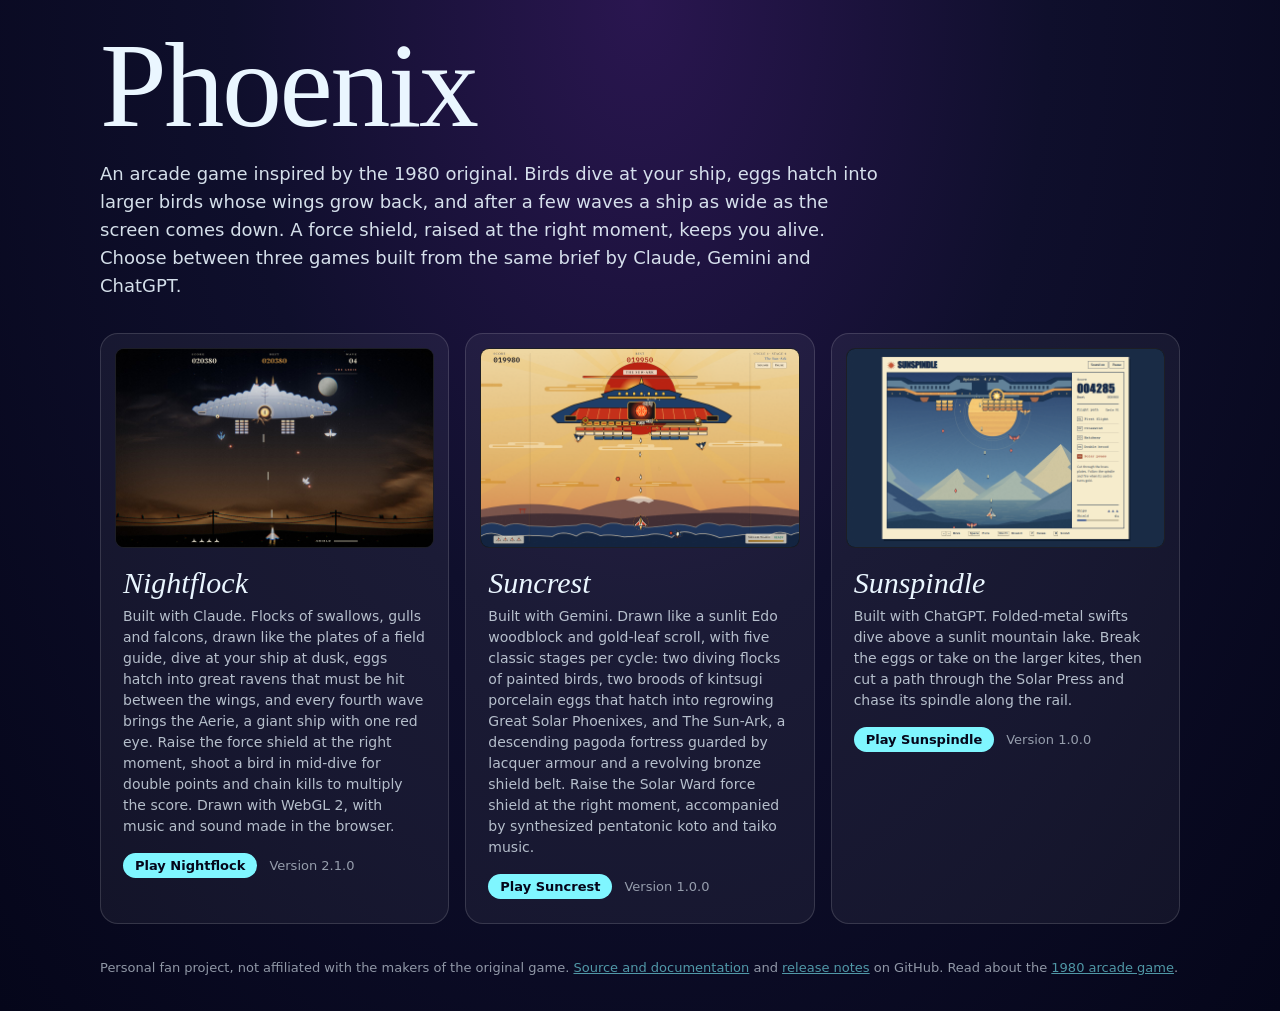
<file: index.html>
<!doctype html>
<html lang="en">
<head>
<meta charset="utf-8">
<meta name="viewport" content="width=device-width,initial-scale=1">
<meta name="theme-color" content="#05061a">
<link rel="icon" href="data:image/svg+xml,%3Csvg xmlns='http://www.w3.org/2000/svg' viewBox='0 0 24 24'%3E%3Crect width='24' height='24' rx='5' fill='%2305061a'/%3E%3Cpath d='M12 3 L14 13 L21 18 L20 20 L14 18.5 L12 20 L10 18.5 L4 20 L3 18 L10 13 Z' fill='%237ff6ff'/%3E%3C/svg%3E">
<title>Phoenix</title>
<style>
  :root{--ink:#05061a;--paper:#eaf6ff;--cyan:#7ff6ff;--rose:#ff7fdc}
  *{box-sizing:border-box}
  body{margin:0;min-height:100vh;display:grid;place-items:center;padding:32px 16px;color:var(--paper);
    font-family:system-ui,-apple-system,"Segoe UI",sans-serif;
    background:radial-gradient(ellipse at 50% 0%,#2a1650 0%,#0f0f2c 45%,var(--ink) 100%)}
  main{width:100%;max-width:1080px}
  h1{font-family:Georgia,"Times New Roman",serif;font-weight:400;font-size:clamp(56px,12vw,120px);line-height:.9;margin:0 0 20px;letter-spacing:-.02em}
  p.lede{font-size:18px;line-height:1.55;margin:0 0 34px;opacity:.9;max-width:780px}
  .grid{display:grid;grid-template-columns:repeat(auto-fit,minmax(240px,1fr));gap:16px}
  a.card{display:block;max-width:520px;padding:14px 14px 24px;border-radius:18px;text-decoration:none;color:inherit;
    background:rgba(255,255,255,.05);border:1px solid rgba(255,255,255,.14);transition:transform .15s,background .15s,border-color .15s}
  a.card:hover,a.card:focus-visible{transform:translateY(-3px);background:rgba(255,255,255,.09);border-color:var(--cyan);outline:none}
  .card img{display:block;width:100%;height:auto;aspect-ratio:8/5;object-fit:cover;border-radius:9px;margin-bottom:18px;
    border:1px solid rgba(255,255,255,.1);background:#03040c}
  .card h2{font-family:Georgia,serif;font-style:italic;font-weight:400;font-size:30px;margin:0 8px 6px}
  .card p{font-size:14px;line-height:1.5;margin:0 8px;opacity:.75}
  .tag{display:inline-block;margin:16px 8px 0;padding:5px 12px;border-radius:99px;font-size:13px;font-weight:600;background:var(--cyan);color:var(--ink)}
  .ver{margin-left:4px;font-size:13px;opacity:.6}
  footer{margin-top:34px;font-size:13px;line-height:1.6;opacity:.6}
  footer a{color:var(--cyan)}
  @media (prefers-reduced-motion:reduce){a.card{transition:none}}
</style>
</head>
<body>
<main>
  <h1>Phoenix</h1>
  <p class="lede">An arcade game inspired by the 1980 original. Birds dive at your ship, eggs hatch into larger birds whose wings grow back, and after a few waves a ship as wide as the screen comes down. A force shield, raised at the right moment, keeps you alive. Choose between three games built from the same brief by Claude, Gemini and ChatGPT.</p>
  <div class="grid">
    <a class="card" href="Claude/index.html">
      <img src="Claude/screenshot.jpg" width="1280" height="800" alt="Nightflock on wave 4, at dusk: a steel ship shaped like a great bird fills the top of the screen beside a pale moon, its amber eye open above gaps shot into its armour, while three shots rise from the player's ship">
      <h2>Nightflock</h2><p>Built with Claude. Flocks of swallows, gulls and falcons, drawn like the plates of a field guide, dive at your ship at dusk, eggs hatch into great ravens that must be hit between the wings, and every fourth wave brings the Aerie, a giant ship with one red eye. Raise the force shield at the right moment, shoot a bird in mid-dive for double points and chain kills to multiply the score. Drawn with WebGL 2, with music and sound made in the browser.</p><span class="tag">Play Nightflock</span><span class="ver">Version 2.1.0</span>
    </a>
    <a class="card" href="Gemini/index.html">
      <img src="Gemini/screenshot.png" width="1280" height="800" alt="Suncrest on Cycle 1, Stage 5 against The Sun-Ark: over a sunlit gold-leaf woodblock sky with radiating sunbeams, a vermilion sun and Prussian-blue waves, the screen-wide imperial pagoda fortress descends with a breach shot through its lacquer armour and revolving bronze shield belt while sun-lances strike its glowing solar core">
      <h2>Suncrest</h2><p>Built with Gemini. Drawn like a sunlit Edo woodblock and gold-leaf scroll, with five classic stages per cycle: two diving flocks of painted birds, two broods of kintsugi porcelain eggs that hatch into regrowing Great Solar Phoenixes, and The Sun-Ark, a descending pagoda fortress guarded by lacquer armour and a revolving bronze shield belt. Raise the Solar Ward force shield at the right moment, accompanied by synthesized pentatonic koto and taiko music.</p><span class="tag">Play Suncrest</span><span class="ver">Version 1.0.0</span>
    </a>
    <a class="card" href="ChatGPT/index.html">
      <img src="ChatGPT/screenshot.png" width="1280" height="800" alt="Sunspindle during the Solar Press fight. Above a striped gold sun and blue mountains, a glowing spindle sits just right of a gap shot through three rows of brass plates. Swifts dive past the player's shots. The flight panel shows stage five, a score of 4,285 and three ships.">
      <h2>Sunspindle</h2><p>Built with ChatGPT. Folded-metal swifts dive above a sunlit mountain lake. Break the eggs or take on the larger kites, then cut a path through the Solar Press and chase its spindle along the rail.</p><span class="tag">Play Sunspindle</span><span class="ver">Version 1.0.0</span>
    </a>
  </div>
  <footer>Personal fan project, not affiliated with the makers of the original game. <a href="https://github.com/iago-swi/phoenix">Source and documentation</a> and <a href="https://github.com/iago-swi/phoenix/releases">release notes</a> on GitHub. Read about the <a href="https://en.wikipedia.org/wiki/Phoenix_(1980_video_game)">1980 arcade game</a>.</footer>
</main>
</body>
</html>
</file>
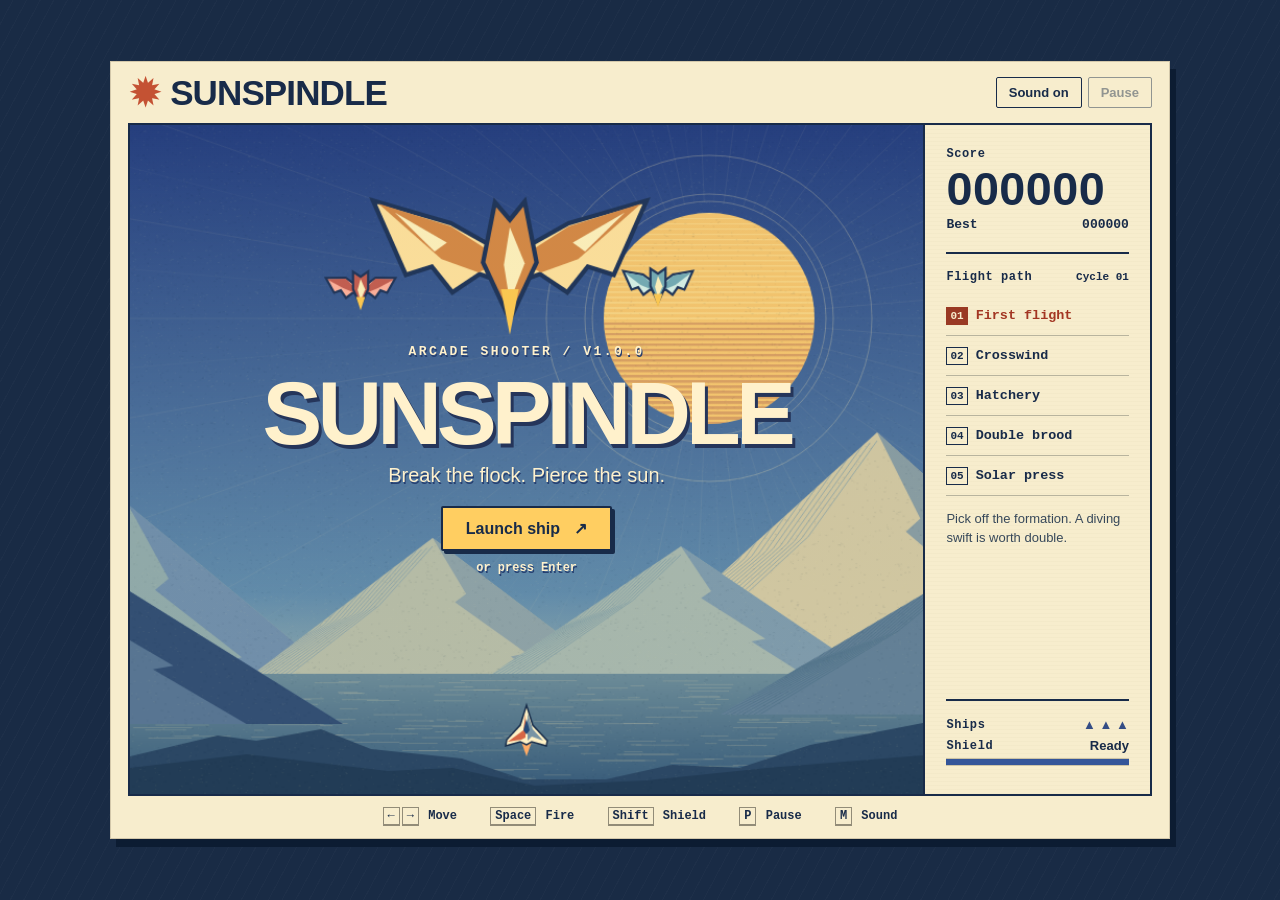
<file: ChatGPT/index.html>
<!doctype html>
<html lang="en">
<head>
<meta charset="utf-8">
<meta name="viewport" content="width=device-width,initial-scale=1,viewport-fit=cover">
<meta name="theme-color" content="#172643">
<title>Sunspindle</title>
<link rel="icon" href="data:,">
<link rel="stylesheet" href="style.css">
<script src="flight.js" defer></script>
<script src="print.js" defer></script>
<script src="sound.js" defer></script>
<script src="cabinet.js" defer></script>
</head>
<body>
<main>
<header><div class="brand"><span class="emblem" aria-hidden="true">✹</span> SUNSPINDLE</div><div class="switches"><button id="mute" aria-pressed="false">Sound on</button><button id="pause" disabled>Pause</button></div></header>
<div class="cabinet">
<div class="viewport">
<canvas id="field" width="760" height="640" aria-label="Sunspindle arcade playfield"></canvas>
<section class="overlay" id="cover"><div class="poster">
<div id="edition">ARCADE SHOOTER &nbsp; / &nbsp; V1.0.0</div>
<h1 id="heading">Sunspindle</h1><p id="copy">Break the flock. Pierce the sun.</p>
<button id="launch">Launch ship <span aria-hidden="true">↗</span></button><small id="shortcut">or press Enter</small>
</div></section>
</div>
<aside>
<div class="score"><span class="label">Score</span><strong id="score">000000</strong><div class="best">Best <b id="best">000000</b></div></div>
<div class="flight"><div class="label">Flight path <b id="cycle">Cycle 01</b></div><ol id="route"><li>First flight</li><li>Crosswind</li><li>Hatchery</li><li>Double brood</li><li>Solar press</li></ol><p id="hint"></p></div>
<div class="systems"><div><span class="label">Ships</span><b id="ships" aria-label="3 ships">▲ ▲ ▲</b></div><div><span class="label">Shield</span><b id="shield">Ready</b><meter id="charge" min="0" max="1" value="1">Ready</meter></div></div>
</aside></div>
<div class="touch" aria-label="Flight controls"><button data-key="left" aria-label="Move left">◀</button><button data-key="right" aria-label="Move right">▶</button><button data-key="fire">Fire</button><button data-key="shield">Shield</button></div>
<footer><div><kbd>←</kbd><kbd>→</kbd> Move</div><div><kbd>Space</kbd> Fire</div><div><kbd>Shift</kbd> Shield</div><div><kbd>P</kbd> Pause</div><div><kbd>M</kbd> Sound</div></footer>
<p id="status" class="sr" role="status"></p>
</main>
</body></html>
</file>
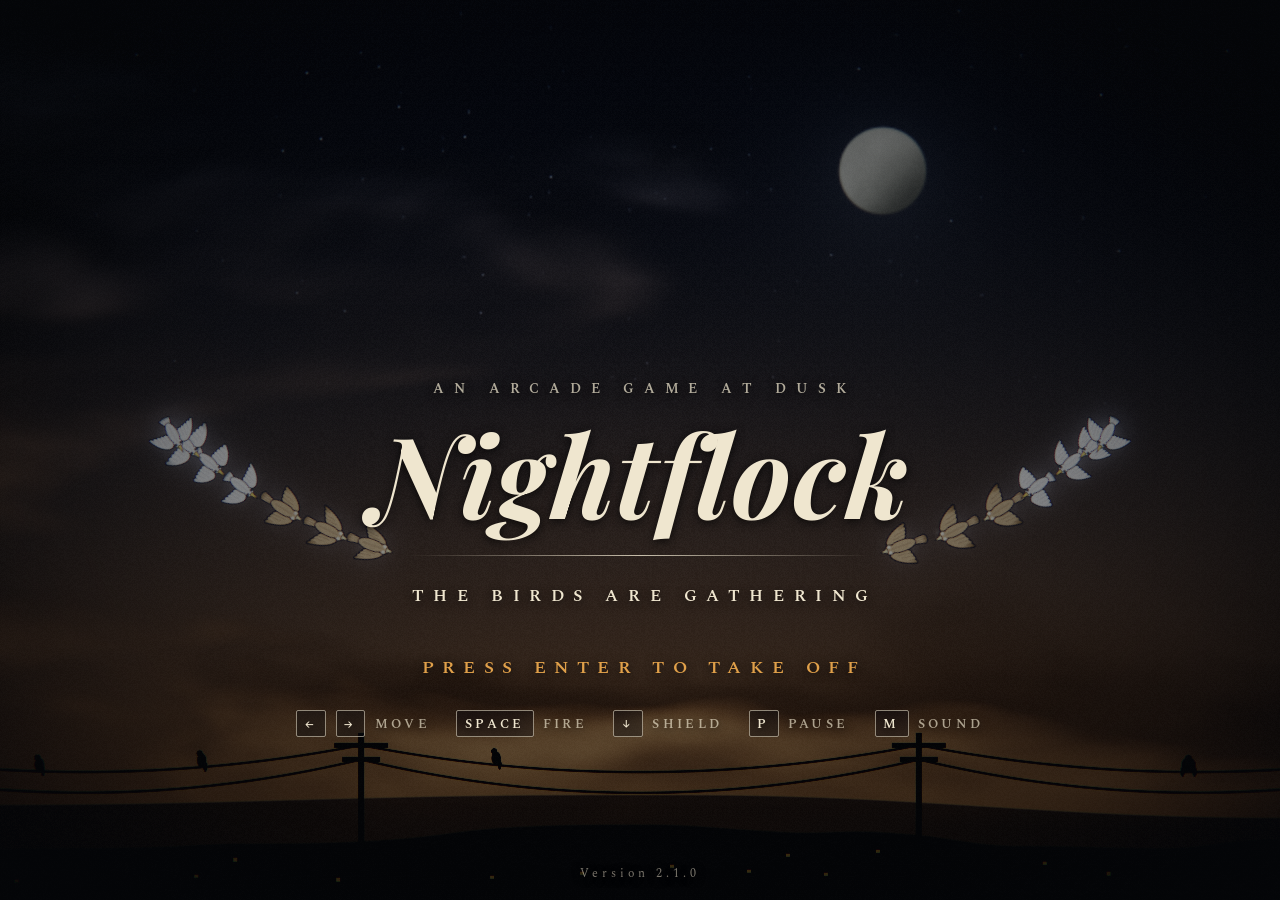
<file: Claude/index.html>
<!doctype html>
<html lang="en">
<head>
<meta charset="utf-8">
<meta name="viewport" content="width=device-width, initial-scale=1, maximum-scale=1, user-scalable=no">
<title>NIGHTFLOCK</title>
<link rel="icon" href="data:image/svg+xml,%3Csvg xmlns='http://www.w3.org/2000/svg' viewBox='0 0 24 24'%3E%3Crect width='24' height='24' rx='5' fill='%2310131c'/%3E%3Cpath d='M12 3 L14 13 L21 18 L20 20 L14 18.5 L12 20 L10 18.5 L4 20 L3 18 L10 13 Z' fill='%23efe6cf'/%3E%3C/svg%3E">
<link rel="preconnect" href="https://fonts.googleapis.com">
<link rel="preconnect" href="https://fonts.gstatic.com" crossorigin>
<link href="https://fonts.googleapis.com/css2?family=Playfair+Display:ital,wght@0,700;1,700&family=Spectral:wght@400;600&display=swap" rel="stylesheet">
<style>
  :root { --ink: #0e1016; --paper: #efe6cf; --amber: #e0a04a; --rust: #e08a6c; --fieldw: 100vw;
    --display: 'Playfair Display', Georgia, 'Times New Roman', serif;
    --ui: 'Spectral', Georgia, 'Times New Roman', serif; }
  * { box-sizing: border-box; }
  html, body { margin: 0; height: 100%; background: #0a0c12; overflow: hidden; color: var(--paper);
    font-family: var(--ui); user-select: none; -webkit-user-select: none; touch-action: none; cursor: crosshair; }
  canvas { position: fixed; inset: 0; width: 100%; height: 100%; display: block; }
  .hidden { opacity: 0 !important; visibility: hidden; }

  /* ---- HUD, aligned to the playfield column ---- */
  #hud { position: fixed; top: 0; bottom: 0; left: 50%; width: var(--fieldw); max-width: 100vw; transform: translateX(-50%);
    pointer-events: none; transition: opacity .6s, visibility .6s; text-shadow: 0 1px 3px rgba(0, 0, 0, .75); }
  .stat { position: absolute; top: clamp(10px, 2.2vh, 22px); line-height: 1; }
  .stat .lbl { font-size: clamp(9px, 1.3vh, 12px); font-weight: 600; letter-spacing: .32em; color: rgba(239, 230, 207, .62); margin-bottom: .5em; }
  .stat .val { font-family: var(--display); font-size: clamp(19px, 3.3vh, 32px); font-weight: 700; letter-spacing: .03em;
    font-variant-numeric: lining-nums tabular-nums; }
  #sScore { left: 22px; } #sBest { left: 50%; transform: translateX(-50%); text-align: center; } #sWave { right: 22px; text-align: right; }
  #sBest .val { color: var(--amber); }
  #lives { position: absolute; left: 20px; bottom: clamp(10px, 2vh, 20px); display: flex; gap: 8px; }
  #lives svg { width: clamp(18px, 2.8vh, 26px); height: clamp(18px, 2.8vh, 26px); fill: var(--paper); stroke: var(--ink); stroke-width: 1.1;
    filter: drop-shadow(0 1px 2px rgba(0, 0, 0, .6)); }
  #chips { position: absolute; right: 20px; bottom: clamp(40px, 6.4vh, 62px); display: flex; gap: 8px; }
  .chip { font-size: clamp(10px, 1.45vh, 13px); font-weight: 600; letter-spacing: .2em; padding: .4em .8em .35em; border: 1px solid currentColor; border-radius: 2px;
    background: rgba(10, 12, 18, .55); }
  .chip.twin { color: #a9cfe0; } .chip.rapid { color: var(--amber); }
  #shield, #boss { position: absolute; font-size: clamp(9px, 1.3vh, 12px); font-weight: 600; letter-spacing: .32em; }
  #shield { right: 20px; bottom: clamp(10px, 2vh, 20px); display: flex; align-items: center; gap: 10px; color: var(--paper); transition: opacity .3s, color .3s; }
  #shield i, #boss i { display: block; height: 3px; background: rgba(239, 230, 207, .18); overflow: hidden; }
  #shield i { width: clamp(70px, 12vh, 120px); }
  #shield b, #boss b { display: block; height: 100%; transform-origin: left; background: currentColor; }
  #shield.on { color: #ffffff; } #shield.wait { color: var(--amber); opacity: .75; }
  #boss { right: 22px; top: clamp(62px, 9.5vh, 96px); width: clamp(110px, 20vh, 180px); text-align: right; color: var(--rust); opacity: 0; transition: opacity .5s; }
  #boss.on { opacity: 1; } #boss span { display: block; margin-bottom: .6em; }
  #combo { position: absolute; left: 22px; top: clamp(62px, 9.5vh, 96px); opacity: 0; transition: opacity .3s; }
  #combo.on { opacity: 1; }
  #comboX { font-family: var(--display); font-style: italic; font-weight: 700; font-size: clamp(21px, 3.7vh, 36px); color: var(--paper); }
  #combo.pop #comboX { animation: pop .35s cubic-bezier(.2, 1.6, .4, 1); }
  #comboBar { height: 2px; width: 72px; margin-top: 6px; background: var(--amber); transform-origin: left; }
  @keyframes pop { from { transform: scale(1.5); } to { transform: scale(1); } }
  #mute { position: absolute; right: 22px; top: clamp(100px, 15vh, 150px); font-size: 11px; font-weight: 600; letter-spacing: .3em; color: var(--rust); opacity: 0; }
  #mute.off { opacity: .85; }

  /* ---- wave banner ---- */
  #banner { position: fixed; left: 0; right: 0; top: 40%; text-align: center; pointer-events: none; opacity: 0; text-shadow: 0 2px 10px rgba(0, 0, 0, .7); }
  #banner.show { animation: banner 2.4s cubic-bezier(.2, .7, .2, 1) both; }
  #bannerMain { font-family: var(--display); font-style: italic; font-weight: 700; font-size: clamp(26px, 6.2vh, 64px); letter-spacing: .02em; }
  #bannerSub { margin-top: .9em; font-size: clamp(10px, 1.7vh, 16px); font-weight: 600; letter-spacing: .5em; padding-left: .5em; color: var(--amber); }
  @keyframes banner {
    0% { opacity: 0; transform: translateY(14px); }
    16% { opacity: 1; transform: translateY(0); }
    74% { opacity: 1; transform: translateY(0); }
    100% { opacity: 0; transform: translateY(-10px); }
  }

  /* ---- full-screen overlays ---- */
  .screen { position: fixed; inset: 0; display: flex; flex-direction: column; align-items: center; justify-content: center; text-align: center;
    pointer-events: none; transition: opacity .7s, visibility .7s; padding: 0 16px; isolation: isolate; text-shadow: 0 2px 10px rgba(0, 0, 0, .75); }
  .screen::before { content: ''; position: absolute; inset: 0; background: radial-gradient(ellipse at center, rgba(6, 8, 12, .2) 0%, rgba(6, 8, 12, .66) 100%); z-index: -1; }
  #title { justify-content: flex-start; padding-top: 42vh; }
  #over { justify-content: flex-start; padding-top: 40vh; }
  .kicker { font-size: clamp(9px, 1.55vh, 14px); font-weight: 600; letter-spacing: .7em; padding-left: .7em; color: rgba(239, 230, 207, .72); margin-bottom: 1.2em; }
  h1 { margin: 0; font-family: var(--display); font-style: italic; font-weight: 700; font-size: clamp(42px, 12.5vmin, 150px); letter-spacing: .01em; line-height: 1; color: var(--paper); }
  .rule { width: min(460px, 66vw); height: 1px; margin: clamp(16px, 3vh, 30px) 0; background: linear-gradient(90deg, transparent, rgba(239, 230, 207, .8), transparent); }
  .sub { font-size: clamp(11px, 1.9vh, 18px); font-weight: 600; letter-spacing: .56em; padding-left: .56em; color: var(--paper); }
  .prompt { margin-top: clamp(22px, 5vh, 54px); font-size: clamp(12px, 2vh, 19px); font-weight: 600; letter-spacing: .46em; padding-left: .46em;
    color: var(--amber); animation: pulse 1.6s ease-in-out infinite; }
  @keyframes pulse { 0%, 100% { opacity: 1; } 50% { opacity: .35; } }
  .keys { margin-top: clamp(16px, 3.6vh, 36px); display: flex; flex-wrap: wrap; justify-content: center; gap: 10px 26px; font-size: clamp(10px, 1.5vh, 13px); font-weight: 600; letter-spacing: .26em; color: rgba(239, 230, 207, .66); }
  .keys b { font-weight: 600; color: var(--paper); border: 1px solid rgba(239, 230, 207, .55); border-radius: 2px; padding: .2em .6em .15em; margin-right: .7em; background: rgba(10, 12, 18, .4); }
  .best { margin-top: 2.2em; min-height: 1em; font-size: clamp(10px, 1.55vh, 14px); font-weight: 600; letter-spacing: .46em; color: var(--amber); }
  .best.new { color: var(--paper); animation: pulse .7s ease-in-out infinite; }
  .t-ver { position: absolute; left: 0; right: 0; bottom: clamp(10px, 2vh, 20px); font-size: clamp(9px, 1.3vh, 12px); letter-spacing: .34em; color: rgba(239, 230, 207, .5); }
  #over h2, #pause h2 { margin: 0; font-family: var(--display); font-style: italic; font-weight: 700; font-size: clamp(28px, 7.4vmin, 78px); letter-spacing: .01em; color: var(--paper); }
  #overScore { font-family: var(--display); font-size: clamp(30px, 9vmin, 96px); font-weight: 700; letter-spacing: .03em; font-variant-numeric: lining-nums tabular-nums; color: var(--amber); }
  #nogl { position: fixed; inset: 0; display: flex; align-items: center; justify-content: center; text-align: center; padding: 24px; letter-spacing: .06em; line-height: 1.7; }
  #nogl[hidden] { display: none; }
  @media (prefers-reduced-motion: reduce) { .prompt, .best.new { animation: none; } }
</style>
</head>
<body>
<canvas id="c"></canvas>

<div id="hud" class="hidden">
  <div class="stat" id="sScore"><div class="lbl">SCORE</div><div class="val" id="score">000000</div></div>
  <div class="stat" id="sBest"><div class="lbl">BEST</div><div class="val" id="best">000000</div></div>
  <div class="stat" id="sWave"><div class="lbl">WAVE</div><div class="val" id="wave">01</div></div>
  <div id="combo"><div id="comboX">×1</div><div id="comboBar"></div></div>
  <div id="mute">SOUND OFF</div>
  <div id="lives"></div>
  <div id="chips"></div>
  <div id="shield" class="ready"><span>SHIELD</span><i><b id="shieldFill"></b></i></div>
  <div id="boss"><span>THE AERIE</span><i><b id="bossFill"></b></i></div>
</div>

<div id="banner"><div id="bannerMain"></div><div id="bannerSub"></div></div>

<div id="title" class="screen">
  <div class="kicker">AN ARCADE GAME AT DUSK</div>
  <h1>Nightflock</h1>
  <div class="rule"></div>
  <div class="sub">THE BIRDS ARE GATHERING</div>
  <div class="prompt">PRESS ENTER TO TAKE OFF</div>
  <div class="keys">
    <span><b>←</b><b>→</b>MOVE</span><span><b>SPACE</b>FIRE</span><span><b>↓</b>SHIELD</span><span><b>P</b>PAUSE</span><span><b>M</b>SOUND</span>
  </div>
  <div class="best" id="titleBest"></div>
  <div class="t-ver">Version 2.1.0</div>
</div>

<div id="over" class="screen hidden">
  <h2>The sky is theirs</h2>
  <div class="rule"></div>
  <div id="overScore">0</div>
  <div class="best" id="overBest"></div>
  <div class="prompt">PRESS ENTER TO FLY AGAIN</div>
</div>

<div id="pause" class="screen hidden">
  <h2>Paused</h2>
  <div class="rule"></div>
  <div class="sub">PRESS P TO RESUME</div>
</div>

<div id="nogl" hidden>This game needs WebGL2.<br>Please open it in a current version of Chrome, Edge or Firefox.</div>

<script src="js/gfx.js"></script>
<script src="js/art.js"></script>
<script src="js/sfx.js"></script>
<script src="js/game.js"></script>
</body>
</html>
</file>
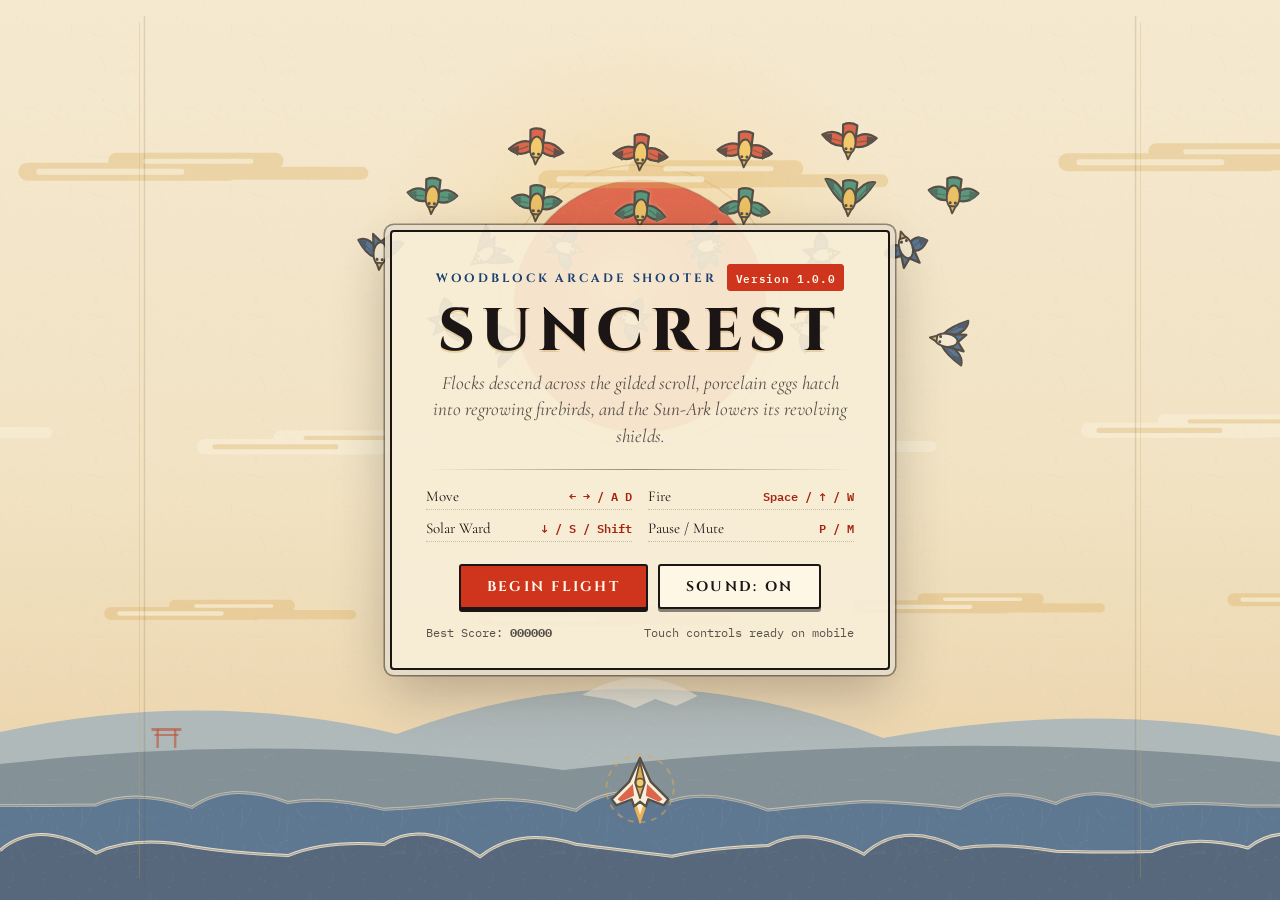
<file: Gemini/index.html>
<!doctype html>
<html lang="en">
<head>
<meta charset="utf-8">
<meta name="viewport" content="width=device-width,initial-scale=1,maximum-scale=1,user-scalable=no,viewport-fit=cover">
<meta name="theme-color" content="#f2e4c8">
<link rel="icon" href="data:image/svg+xml,%3Csvg xmlns='http://www.w3.org/2000/svg' viewBox='0 0 32 32'%3E%3Crect width='32' height='32' rx='6' fill='%23f2e4c8'/%3E%3Ccircle cx='16' cy='15' r='9' fill='%23d4381e'/%3E%3Cpath d='M16 7 L19.5 16 L26 21 L18.5 19.5 L16 24 L13.5 19.5 L6 21 L12.5 16 Z' fill='%231b1615'/%3E%3C/svg%3E">
<title>Suncrest</title>
<link rel="preconnect" href="https://fonts.googleapis.com">
<link rel="preconnect" href="https://fonts.gstatic.com" crossorigin>
<link href="https://fonts.googleapis.com/css2?family=Cinzel:wght@600;700;800&family=Cormorant+Garamond:ital,wght@0,500;0,600;0,700;1,500&family=IBM+Plex+Mono:wght@500;600&display=swap" rel="stylesheet">
<style>
  :root {
    --ink: #1b1615;
    --ink-soft: rgba(27, 22, 21, 0.72);
    --paper: #f4e8cf;
    --paper-card: rgba(248, 238, 215, 0.92);
    --vermilion: #cf341c;
    --vermilion-dark: #a52410;
    --gold: #c88a1e;
    --gold-bright: #e9b949;
    --prussian: #1b4070;
    --jade: #1e735c;
    --font-display: "Cinzel", Georgia, "Times New Roman", serif;
    --font-serif: "Cormorant Garamond", Georgia, "Times New Roman", serif;
    --font-mono: "IBM Plex Mono", ui-monospace, "Cascadia Mono", Consolas, monospace;
  }

  * {
    box-sizing: border-box;
    -webkit-tap-highlight-color: transparent;
  }

  html, body {
    margin: 0;
    padding: 0;
    width: 100%;
    height: 100%;
    overflow: hidden;
    background: var(--paper);
    color: var(--ink);
    font-family: var(--font-serif);
    user-select: none;
    -webkit-user-select: none;
    touch-action: none;
  }

  #stage-wrap {
    position: fixed;
    inset: 0;
    width: 100%;
    height: 100%;
    overflow: hidden;
  }

  canvas#game {
    display: block;
    width: 100%;
    height: 100%;
  }

  /* Top HUD */
  #hud {
    position: fixed;
    inset: 0;
    pointer-events: none;
    display: flex;
    flex-direction: column;
    justify-content: space-between;
    padding: max(12px, env(safe-area-inset-top)) max(18px, env(safe-area-inset-right)) max(14px, env(safe-area-inset-bottom)) max(18px, env(safe-area-inset-left));
    z-index: 10;
    opacity: 0;
    transition: opacity 0.25s ease;
  }

  #hud.visible {
    opacity: 1;
  }

  .hud-top {
    display: grid;
    grid-template-columns: 1fr auto 1fr;
    align-items: start;
    gap: 12px;
    width: 100%;
    max-width: 1180px;
    margin: 0 auto;
  }

  .hud-block {
    display: flex;
    flex-direction: column;
    gap: 2px;
  }

  .hud-block.center {
    align-items: center;
    text-align: center;
  }

  .hud-block.right {
    align-items: flex-end;
    text-align: right;
  }

  .hud-label {
    font-family: var(--font-display);
    font-size: 11px;
    font-weight: 700;
    letter-spacing: 0.18em;
    text-transform: uppercase;
    color: var(--ink-soft);
    text-shadow: 0 1px 0 rgba(255, 248, 232, 0.7);
  }

  .hud-value {
    font-family: var(--font-mono);
    font-size: clamp(20px, 2.8vw, 28px);
    font-weight: 600;
    line-height: 1.05;
    letter-spacing: 0.04em;
    color: var(--ink);
    text-shadow: 0 1px 0 rgba(255, 248, 232, 0.85);
  }

  .hud-value.best {
    color: var(--vermilion-dark);
  }

  .hud-sub {
    font-family: var(--font-serif);
    font-size: 15px;
    font-weight: 700;
    letter-spacing: 0.06em;
    color: var(--prussian);
    text-shadow: 0 1px 0 rgba(255, 248, 232, 0.8);
  }

  .hud-row {
    display: flex;
    align-items: center;
    gap: 8px;
  }

  #combo-seal {
    display: inline-flex;
    align-items: center;
    justify-content: center;
    padding: 2px 7px;
    border-radius: 3px;
    border: 1.5px solid var(--vermilion);
    background: rgba(207, 52, 28, 0.12);
    color: var(--vermilion-dark);
    font-family: var(--font-display);
    font-size: 12px;
    font-weight: 700;
    letter-spacing: 0.06em;
    opacity: 0;
    transform: scale(0.85);
    transition: opacity 0.16s ease, transform 0.16s ease;
  }

  #combo-seal.active {
    opacity: 1;
    transform: scale(1);
  }

  .hud-actions {
    display: flex;
    gap: 6px;
    margin-top: 4px;
    pointer-events: auto;
  }

  .icon-btn {
    appearance: none;
    border: 1.5px solid rgba(27, 22, 21, 0.45);
    background: rgba(248, 238, 215, 0.78);
    color: var(--ink);
    font-family: var(--font-display);
    font-size: 11px;
    font-weight: 700;
    letter-spacing: 0.08em;
    padding: 4px 9px;
    border-radius: 4px;
    cursor: pointer;
    transition: background 0.15s, border-color 0.15s, transform 0.1s;
  }

  .icon-btn:hover, .icon-btn:focus-visible {
    background: #fff7e4;
    border-color: var(--vermilion);
    outline: none;
  }

  .icon-btn:active {
    transform: translateY(1px);
  }

  /* Boss Bar */
  #boss-bar-wrap {
    width: min(460px, 78vw);
    margin: 6px auto 0;
    display: flex;
    flex-direction: column;
    align-items: center;
    gap: 4px;
    opacity: 0;
    transform: translateY(-6px);
    transition: opacity 0.3s ease, transform 0.3s ease;
  }

  #boss-bar-wrap.visible {
    opacity: 1;
    transform: translateY(0);
  }

  .boss-title {
    font-family: var(--font-display);
    font-size: 12px;
    font-weight: 700;
    letter-spacing: 0.2em;
    text-transform: uppercase;
    color: var(--ink);
    padding: 1px 10px;
    border-radius: 3px;
    background: rgba(248, 238, 215, 0.86);
    border: 1px solid rgba(27, 22, 21, 0.3);
  }

  .boss-track {
    width: 100%;
    height: 9px;
    background: rgba(27, 22, 21, 0.18);
    border: 1.5px solid var(--ink);
    border-radius: 2px;
    overflow: hidden;
    box-shadow: 0 1px 0 rgba(255, 248, 232, 0.65);
  }

  #boss-fill {
    height: 100%;
    width: 100%;
    background: linear-gradient(90deg, var(--vermilion) 0%, var(--gold-bright) 100%);
    transition: width 0.14s ease-out;
  }

  /* Bottom HUD */
  .hud-bottom {
    display: flex;
    justify-content: space-between;
    align-items: flex-end;
    width: 100%;
    max-width: 1180px;
    margin: 0 auto;
    gap: 16px;
  }

  #lives-wrap {
    display: flex;
    align-items: center;
    gap: 7px;
    padding: 5px 10px;
    background: rgba(248, 238, 215, 0.72);
    border: 1.5px solid rgba(27, 22, 21, 0.35);
    border-radius: 5px;
  }

  .life-icon {
    width: 20px;
    height: 20px;
    display: block;
  }

  #powerup-badge {
    display: none;
    align-items: center;
    gap: 6px;
    padding: 4px 10px;
    border-radius: 4px;
    border: 1.5px solid var(--gold);
    background: rgba(248, 238, 215, 0.88);
    font-family: var(--font-display);
    font-size: 11px;
    font-weight: 700;
    letter-spacing: 0.12em;
    color: var(--vermilion-dark);
  }

  #powerup-badge.visible {
    display: inline-flex;
  }

  #ward-wrap {
    display: flex;
    flex-direction: column;
    align-items: flex-end;
    gap: 4px;
    padding: 6px 11px;
    background: rgba(248, 238, 215, 0.76);
    border: 1.5px solid rgba(27, 22, 21, 0.38);
    border-radius: 5px;
    min-width: 166px;
  }

  .ward-head {
    display: flex;
    justify-content: space-between;
    align-items: center;
    width: 100%;
    gap: 10px;
  }

  .ward-title {
    font-family: var(--font-display);
    font-size: 11px;
    font-weight: 700;
    letter-spacing: 0.16em;
    color: var(--ink);
  }

  #ward-state {
    font-family: var(--font-mono);
    font-size: 11px;
    font-weight: 600;
    letter-spacing: 0.08em;
    color: var(--jade);
  }

  #ward-state.active {
    color: var(--vermilion);
  }

  #ward-state.recharging {
    color: var(--prussian);
  }

  .ward-track {
    width: 100%;
    height: 7px;
    background: rgba(27, 22, 21, 0.16);
    border: 1.5px solid var(--ink);
    border-radius: 2px;
    overflow: hidden;
  }

  #ward-fill {
    height: 100%;
    width: 100%;
    background: linear-gradient(90deg, var(--gold) 0%, var(--gold-bright) 100%);
    transition: width 0.06s linear;
  }

  #ward-fill.active {
    background: linear-gradient(90deg, var(--vermilion) 0%, #f5b942 100%);
  }

  #ward-fill.recharging {
    background: linear-gradient(90deg, var(--prussian) 0%, #4d7db5 100%);
  }

  /* Stage Banner */
  #banner {
    position: fixed;
    left: 50%;
    top: 40%;
    transform: translate(-50%, -50%) scale(0.94);
    text-align: center;
    pointer-events: none;
    z-index: 15;
    opacity: 0;
    transition: opacity 0.28s ease, transform 0.28s ease;
    padding: 16px 34px;
    background: rgba(248, 238, 215, 0.9);
    border-top: 2px solid var(--ink);
    border-bottom: 2px solid var(--ink);
    box-shadow: 0 12px 32px rgba(27, 22, 21, 0.18);
  }

  #banner.visible {
    opacity: 1;
    transform: translate(-50%, -50%) scale(1);
  }

  #banner-kicker {
    font-family: var(--font-display);
    font-size: 12px;
    font-weight: 700;
    letter-spacing: 0.26em;
    color: var(--vermilion);
    text-transform: uppercase;
    margin-bottom: 4px;
  }

  #banner-title {
    font-family: var(--font-display);
    font-size: clamp(24px, 4.2vw, 38px);
    font-weight: 800;
    letter-spacing: 0.1em;
    color: var(--ink);
    margin: 0;
  }

  #banner-sub {
    font-family: var(--font-serif);
    font-style: italic;
    font-size: 18px;
    font-weight: 600;
    color: var(--ink-soft);
    margin-top: 4px;
  }

  /* Overlays (Title / Pause / Game Over) */
  .overlay {
    position: fixed;
    inset: 0;
    display: flex;
    align-items: center;
    justify-content: center;
    padding: 20px;
    z-index: 25;
    background: rgba(242, 228, 200, 0.28);
    opacity: 0;
    pointer-events: none;
    transition: opacity 0.25s ease;
  }

  .overlay.visible {
    opacity: 1;
    pointer-events: auto;
  }

  .scroll-card {
    position: relative;
    width: min(500px, 94vw);
    padding: 32px 34px 28px;
    background: var(--paper-card);
    border: 2px solid var(--ink);
    border-radius: 4px;
    box-shadow:
      0 0 0 5px rgba(248, 238, 215, 0.85),
      0 0 0 6.5px rgba(27, 22, 21, 0.45),
      0 20px 54px rgba(27, 22, 21, 0.28);
    text-align: center;
  }

  .title-crest {
    display: inline-flex;
    align-items: center;
    gap: 10px;
    margin-bottom: 6px;
  }

  .seal-badge {
    display: inline-block;
    padding: 3px 8px;
    border: 1.5px solid var(--vermilion);
    border-radius: 3px;
    background: var(--vermilion);
    color: #fff8eb;
    font-family: var(--font-mono);
    font-size: 11px;
    font-weight: 600;
    letter-spacing: 0.06em;
  }

  .card-kicker {
    font-family: var(--font-display);
    font-size: 12px;
    font-weight: 700;
    letter-spacing: 0.24em;
    color: var(--prussian);
    text-transform: uppercase;
  }

  .game-title {
    font-family: var(--font-display);
    font-size: clamp(40px, 7.5vw, 60px);
    font-weight: 800;
    letter-spacing: 0.12em;
    line-height: 1.02;
    margin: 4px 0 8px;
    color: var(--ink);
    text-shadow: 0 2px 0 rgba(200, 138, 30, 0.28);
  }

  .subtitle {
    font-family: var(--font-serif);
    font-style: italic;
    font-size: 19px;
    line-height: 1.38;
    color: var(--ink-soft);
    margin: 0 0 20px;
  }

  .rule-divider {
    height: 1px;
    background: linear-gradient(90deg, transparent, rgba(27, 22, 21, 0.45), transparent);
    margin: 16px 0;
  }

  .controls-grid {
    display: grid;
    grid-template-columns: repeat(2, 1fr);
    gap: 8px 16px;
    text-align: left;
    margin: 0 auto 22px;
    font-size: 15px;
    color: var(--ink);
  }

  .ctrl-item {
    display: flex;
    align-items: baseline;
    justify-content: space-between;
    gap: 8px;
    border-bottom: 1px dotted rgba(27, 22, 21, 0.22);
    padding-bottom: 3px;
  }

  .ctrl-key {
    font-family: var(--font-mono);
    font-size: 12px;
    font-weight: 600;
    color: var(--vermilion-dark);
    white-space: nowrap;
  }

  .btn-row {
    display: flex;
    flex-wrap: wrap;
    justify-content: center;
    gap: 10px;
  }

  .btn {
    appearance: none;
    border: 2px solid var(--ink);
    border-radius: 3px;
    padding: 11px 26px;
    font-family: var(--font-display);
    font-size: 14px;
    font-weight: 700;
    letter-spacing: 0.16em;
    text-transform: uppercase;
    cursor: pointer;
    transition: transform 0.12s ease, background 0.15s ease, box-shadow 0.15s ease;
  }

  .btn-primary {
    background: var(--vermilion);
    color: #fff8eb;
    box-shadow: 0 3px 0 var(--ink);
  }

  .btn-primary:hover, .btn-primary:focus-visible {
    background: var(--vermilion-dark);
    transform: translateY(-1px);
    box-shadow: 0 4px 0 var(--ink);
    outline: none;
  }

  .btn-primary:active {
    transform: translateY(2px);
    box-shadow: 0 1px 0 var(--ink);
  }

  .btn-secondary {
    background: #fff7e6;
    color: var(--ink);
    box-shadow: 0 3px 0 rgba(27, 22, 21, 0.5);
  }

  .btn-secondary:hover, .btn-secondary:focus-visible {
    background: #f3e2be;
    transform: translateY(-1px);
    outline: none;
  }

  .title-meta {
    margin-top: 16px;
    display: flex;
    justify-content: space-between;
    align-items: center;
    font-family: var(--font-mono);
    font-size: 12px;
    color: var(--ink-soft);
  }

  .stats-grid {
    display: grid;
    grid-template-columns: repeat(3, 1fr);
    gap: 10px;
    margin: 18px 0 22px;
  }

  .stat-box {
    padding: 10px 8px;
    background: rgba(27, 22, 21, 0.05);
    border: 1px solid rgba(27, 22, 21, 0.25);
    border-radius: 3px;
  }

  .stat-label {
    font-family: var(--font-display);
    font-size: 10px;
    font-weight: 700;
    letter-spacing: 0.14em;
    color: var(--ink-soft);
    text-transform: uppercase;
  }

  .stat-val {
    font-family: var(--font-mono);
    font-size: 20px;
    font-weight: 600;
    color: var(--ink);
    margin-top: 3px;
  }

  #new-best-tag {
    display: none;
    margin-bottom: 8px;
  }

  #new-best-tag.visible {
    display: inline-block;
  }

  /* Touch controls (visible on touch devices during play) */
  #touch-controls {
    position: fixed;
    left: 0;
    right: 0;
    bottom: max(12px, env(safe-area-inset-bottom));
    padding: 0 max(14px, env(safe-area-inset-left));
    display: none;
    justify-content: space-between;
    align-items: flex-end;
    z-index: 20;
    pointer-events: none;
  }

  body.touch-active #touch-controls.visible {
    display: flex;
  }

  body.touch-active #hud {
    padding-bottom: 86px;
  }

  .touch-group {
    display: flex;
    gap: 10px;
    pointer-events: auto;
  }

  .touch-btn {
    appearance: none;
    width: 60px;
    height: 60px;
    border-radius: 50%;
    border: 2px solid var(--ink);
    background: rgba(248, 238, 215, 0.84);
    color: var(--ink);
    font-family: var(--font-display);
    font-size: 18px;
    font-weight: 800;
    display: flex;
    align-items: center;
    justify-content: center;
    box-shadow: 0 3px 0 rgba(27, 22, 21, 0.45);
    touch-action: none;
  }

  .touch-btn.fire {
    width: 68px;
    height: 68px;
    background: rgba(207, 52, 28, 0.88);
    color: #fff8eb;
    font-size: 13px;
    letter-spacing: 0.08em;
  }

  .touch-btn.ward {
    width: 64px;
    height: 64px;
    background: rgba(200, 138, 30, 0.88);
    color: var(--ink);
    font-size: 12px;
    letter-spacing: 0.08em;
  }

  .touch-btn.pressed {
    transform: translateY(2px) scale(0.95);
    box-shadow: 0 1px 0 rgba(27, 22, 21, 0.45);
  }

  @media (max-width: 640px) {
    .scroll-card {
      padding: 24px 20px 20px;
    }
    .controls-grid {
      grid-template-columns: 1fr;
    }
    .hud-top {
      gap: 6px;
    }
    #ward-wrap {
      min-width: 136px;
    }
  }

  @media (prefers-reduced-motion: reduce) {
    #hud, #banner, .overlay, .btn, #boss-bar-wrap {
      transition: none;
    }
  }
</style>
</head>
<body>
<div id="stage-wrap">
  <canvas id="game" aria-label="Suncrest arcade game"></canvas>
</div>

<div id="hud">
  <div>
    <div class="hud-top">
      <div class="hud-block">
        <span class="hud-label">Score</span>
        <div class="hud-row">
          <span class="hud-value" id="hud-score">000000</span>
          <span id="combo-seal">×2</span>
        </div>
      </div>
      <div class="hud-block center">
        <span class="hud-label">Best</span>
        <span class="hud-value best" id="hud-best">000000</span>
      </div>
      <div class="hud-block right">
        <span class="hud-label" id="hud-cycle">Cycle 1 · Stage 1</span>
        <span class="hud-sub" id="hud-stage-name">Dawn Flock</span>
        <div class="hud-actions">
          <button class="icon-btn" id="btn-mute" type="button" title="Toggle sound (M)">Sound</button>
          <button class="icon-btn" id="btn-pause" type="button" title="Pause (P)">Pause</button>
        </div>
      </div>
    </div>

    <div id="boss-bar-wrap">
      <span class="boss-title" id="boss-label">The Sun-Ark</span>
      <div class="boss-track"><div id="boss-fill"></div></div>
    </div>
  </div>

  <div class="hud-bottom">
    <div style="display:flex;align-items:center;gap:10px;flex-wrap:wrap">
      <div id="lives-wrap" aria-label="Remaining ships"></div>
      <div id="powerup-badge">TWIN LANCE <span id="powerup-timer">10s</span></div>
    </div>
    <div id="ward-wrap">
      <div class="ward-head">
        <span class="ward-title">Solar Ward</span>
        <span id="ward-state">READY</span>
      </div>
      <div class="ward-track"><div id="ward-fill"></div></div>
    </div>
  </div>
</div>

<div id="banner" aria-live="polite">
  <div id="banner-kicker">Cycle 1 · Stage 1</div>
  <h2 id="banner-title">Dawn Flock</h2>
  <div id="banner-sub">Defend the scroll from the diving birds</div>
</div>

<div class="overlay visible" id="title-overlay">
  <div class="scroll-card">
    <div class="title-crest">
      <span class="card-kicker">Woodblock Arcade Shooter</span>
      <span class="seal-badge" id="version-badge">Version 1.0.0</span>
    </div>
    <h1 class="game-title">SUNCREST</h1>
    <p class="subtitle">Flocks descend across the gilded scroll, porcelain eggs hatch into regrowing firebirds, and the Sun-Ark lowers its revolving shields.</p>
    <div class="rule-divider"></div>
    <div class="controls-grid">
      <div class="ctrl-item"><span>Move</span><span class="ctrl-key">← → / A D</span></div>
      <div class="ctrl-item"><span>Fire</span><span class="ctrl-key">Space / ↑ / W</span></div>
      <div class="ctrl-item"><span>Solar Ward</span><span class="ctrl-key">↓ / S / Shift</span></div>
      <div class="ctrl-item"><span>Pause / Mute</span><span class="ctrl-key">P / M</span></div>
    </div>
    <div class="btn-row">
      <button class="btn btn-primary" id="btn-start" type="button">Begin Flight</button>
      <button class="btn btn-secondary" id="btn-title-mute" type="button">Sound: On</button>
    </div>
    <div class="title-meta">
      <span>Best Score: <strong id="title-best">000000</strong></span>
      <span>Touch controls ready on mobile</span>
    </div>
  </div>
</div>

<div class="overlay" id="pause-overlay">
  <div class="scroll-card">
    <div class="card-kicker">Scroll Paused</div>
    <h2 class="game-title" style="font-size:38px;margin-top:6px;">PAUSED</h2>
    <p class="subtitle" style="margin-bottom:22px;">Catch your breath before the flock closes in.</p>
    <div class="btn-row">
      <button class="btn btn-primary" id="btn-resume" type="button">Resume</button>
      <button class="btn btn-secondary" id="btn-pause-restart" type="button">Restart</button>
      <button class="btn btn-secondary" id="btn-pause-title" type="button">Title</button>
    </div>
  </div>
</div>

<div class="overlay" id="gameover-overlay">
  <div class="scroll-card">
    <span class="seal-badge" id="new-best-tag">New Best Record</span>
    <div class="card-kicker">Flight Ended</div>
    <h2 class="game-title" style="font-size:38px;margin-top:6px;">THE SCROLL CLOSES</h2>
    <div class="stats-grid">
      <div class="stat-box">
        <div class="stat-label">Score</div>
        <div class="stat-val" id="go-score">000000</div>
      </div>
      <div class="stat-box">
        <div class="stat-label">Best</div>
        <div class="stat-val" id="go-best">000000</div>
      </div>
      <div class="stat-box">
        <div class="stat-label">Reached</div>
        <div class="stat-val" id="go-stage">C1 · S1</div>
      </div>
    </div>
    <div class="btn-row">
      <button class="btn btn-primary" id="btn-restart" type="button">Fly Again</button>
      <button class="btn btn-secondary" id="btn-go-title" type="button">Title</button>
    </div>
  </div>
</div>

<div id="touch-controls" aria-label="Touch controls">
  <div class="touch-group">
    <button class="touch-btn" id="touch-left" type="button" aria-label="Move left">◀</button>
    <button class="touch-btn" id="touch-right" type="button" aria-label="Move right">▶</button>
  </div>
  <div class="touch-group">
    <button class="touch-btn ward" id="touch-ward" type="button" aria-label="Solar Ward shield">WARD</button>
    <button class="touch-btn fire" id="touch-fire" type="button" aria-label="Fire">FIRE</button>
  </div>
</div>

<script src="js/art.js"></script>
<script src="js/audio.js"></script>
<script src="js/entities.js"></script>
<script src="js/game.js"></script>
</body>
</html>
</file>
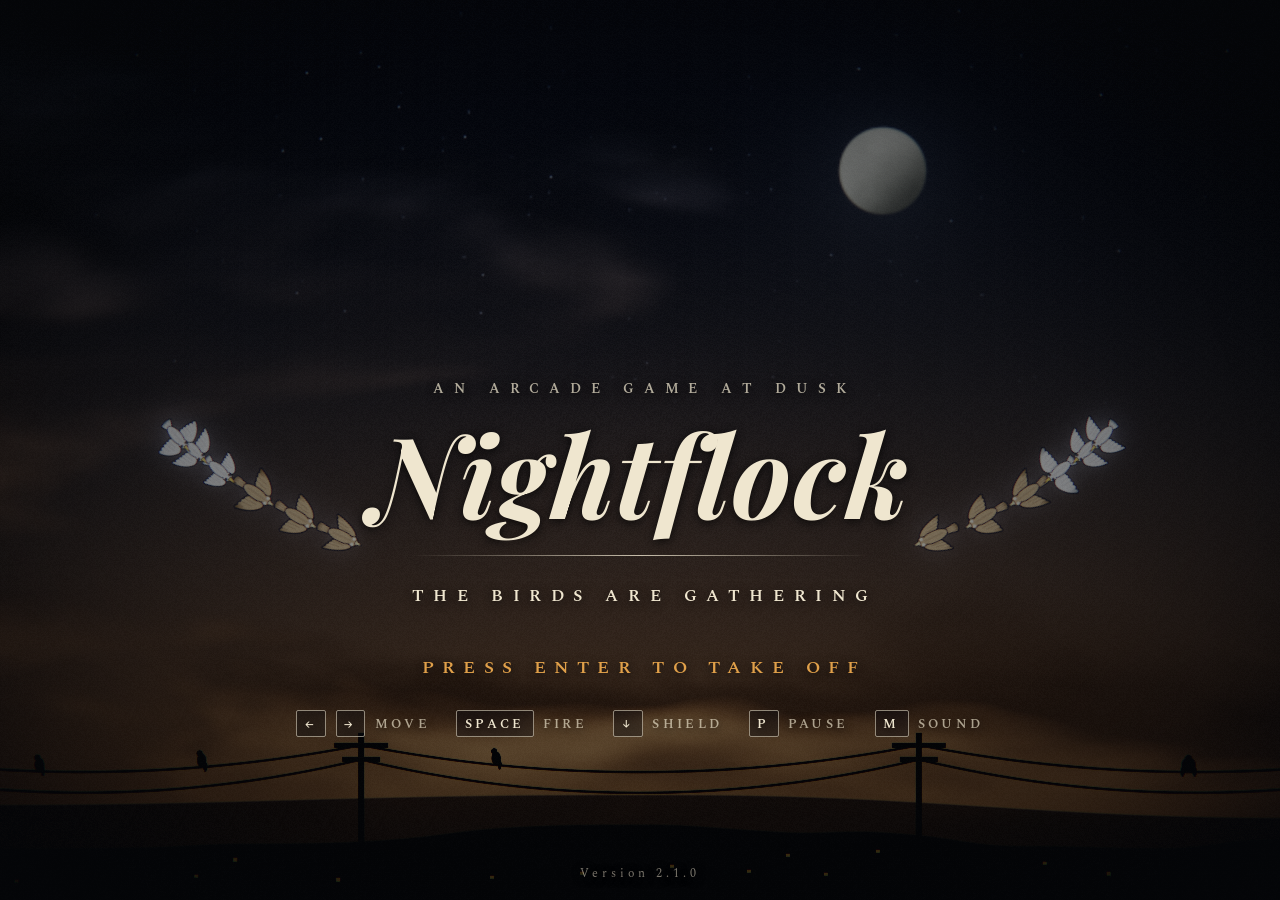
<file: Claude/Nightflock.html>
<!doctype html>
<html lang="en">
<head>
<meta charset="utf-8">
<meta name="viewport" content="width=device-width, initial-scale=1, maximum-scale=1, user-scalable=no">
<title>NIGHTFLOCK</title>
<link rel="icon" href="data:image/svg+xml,%3Csvg xmlns='http://www.w3.org/2000/svg' viewBox='0 0 24 24'%3E%3Crect width='24' height='24' rx='5' fill='%2310131c'/%3E%3Cpath d='M12 3 L14 13 L21 18 L20 20 L14 18.5 L12 20 L10 18.5 L4 20 L3 18 L10 13 Z' fill='%23efe6cf'/%3E%3C/svg%3E">
<link rel="preconnect" href="https://fonts.googleapis.com">
<link rel="preconnect" href="https://fonts.gstatic.com" crossorigin>
<link href="https://fonts.googleapis.com/css2?family=Playfair+Display:ital,wght@0,700;1,700&family=Spectral:wght@400;600&display=swap" rel="stylesheet">
<style>
  :root { --ink: #0e1016; --paper: #efe6cf; --amber: #e0a04a; --rust: #e08a6c; --fieldw: 100vw;
    --display: 'Playfair Display', Georgia, 'Times New Roman', serif;
    --ui: 'Spectral', Georgia, 'Times New Roman', serif; }
  * { box-sizing: border-box; }
  html, body { margin: 0; height: 100%; background: #0a0c12; overflow: hidden; color: var(--paper);
    font-family: var(--ui); user-select: none; -webkit-user-select: none; touch-action: none; cursor: crosshair; }
  canvas { position: fixed; inset: 0; width: 100%; height: 100%; display: block; }
  .hidden { opacity: 0 !important; visibility: hidden; }

  /* ---- HUD, aligned to the playfield column ---- */
  #hud { position: fixed; top: 0; bottom: 0; left: 50%; width: var(--fieldw); max-width: 100vw; transform: translateX(-50%);
    pointer-events: none; transition: opacity .6s, visibility .6s; text-shadow: 0 1px 3px rgba(0, 0, 0, .75); }
  .stat { position: absolute; top: clamp(10px, 2.2vh, 22px); line-height: 1; }
  .stat .lbl { font-size: clamp(9px, 1.3vh, 12px); font-weight: 600; letter-spacing: .32em; color: rgba(239, 230, 207, .62); margin-bottom: .5em; }
  .stat .val { font-family: var(--display); font-size: clamp(19px, 3.3vh, 32px); font-weight: 700; letter-spacing: .03em;
    font-variant-numeric: lining-nums tabular-nums; }
  #sScore { left: 22px; } #sBest { left: 50%; transform: translateX(-50%); text-align: center; } #sWave { right: 22px; text-align: right; }
  #sBest .val { color: var(--amber); }
  #lives { position: absolute; left: 20px; bottom: clamp(10px, 2vh, 20px); display: flex; gap: 8px; }
  #lives svg { width: clamp(18px, 2.8vh, 26px); height: clamp(18px, 2.8vh, 26px); fill: var(--paper); stroke: var(--ink); stroke-width: 1.1;
    filter: drop-shadow(0 1px 2px rgba(0, 0, 0, .6)); }
  #chips { position: absolute; right: 20px; bottom: clamp(40px, 6.4vh, 62px); display: flex; gap: 8px; }
  .chip { font-size: clamp(10px, 1.45vh, 13px); font-weight: 600; letter-spacing: .2em; padding: .4em .8em .35em; border: 1px solid currentColor; border-radius: 2px;
    background: rgba(10, 12, 18, .55); }
  .chip.twin { color: #a9cfe0; } .chip.rapid { color: var(--amber); }
  #shield, #boss { position: absolute; font-size: clamp(9px, 1.3vh, 12px); font-weight: 600; letter-spacing: .32em; }
  #shield { right: 20px; bottom: clamp(10px, 2vh, 20px); display: flex; align-items: center; gap: 10px; color: var(--paper); transition: opacity .3s, color .3s; }
  #shield i, #boss i { display: block; height: 3px; background: rgba(239, 230, 207, .18); overflow: hidden; }
  #shield i { width: clamp(70px, 12vh, 120px); }
  #shield b, #boss b { display: block; height: 100%; transform-origin: left; background: currentColor; }
  #shield.on { color: #ffffff; } #shield.wait { color: var(--amber); opacity: .75; }
  #boss { right: 22px; top: clamp(62px, 9.5vh, 96px); width: clamp(110px, 20vh, 180px); text-align: right; color: var(--rust); opacity: 0; transition: opacity .5s; }
  #boss.on { opacity: 1; } #boss span { display: block; margin-bottom: .6em; }
  #combo { position: absolute; left: 22px; top: clamp(62px, 9.5vh, 96px); opacity: 0; transition: opacity .3s; }
  #combo.on { opacity: 1; }
  #comboX { font-family: var(--display); font-style: italic; font-weight: 700; font-size: clamp(21px, 3.7vh, 36px); color: var(--paper); }
  #combo.pop #comboX { animation: pop .35s cubic-bezier(.2, 1.6, .4, 1); }
  #comboBar { height: 2px; width: 72px; margin-top: 6px; background: var(--amber); transform-origin: left; }
  @keyframes pop { from { transform: scale(1.5); } to { transform: scale(1); } }
  #mute { position: absolute; right: 22px; top: clamp(100px, 15vh, 150px); font-size: 11px; font-weight: 600; letter-spacing: .3em; color: var(--rust); opacity: 0; }
  #mute.off { opacity: .85; }

  /* ---- wave banner ---- */
  #banner { position: fixed; left: 0; right: 0; top: 40%; text-align: center; pointer-events: none; opacity: 0; text-shadow: 0 2px 10px rgba(0, 0, 0, .7); }
  #banner.show { animation: banner 2.4s cubic-bezier(.2, .7, .2, 1) both; }
  #bannerMain { font-family: var(--display); font-style: italic; font-weight: 700; font-size: clamp(26px, 6.2vh, 64px); letter-spacing: .02em; }
  #bannerSub { margin-top: .9em; font-size: clamp(10px, 1.7vh, 16px); font-weight: 600; letter-spacing: .5em; padding-left: .5em; color: var(--amber); }
  @keyframes banner {
    0% { opacity: 0; transform: translateY(14px); }
    16% { opacity: 1; transform: translateY(0); }
    74% { opacity: 1; transform: translateY(0); }
    100% { opacity: 0; transform: translateY(-10px); }
  }

  /* ---- full-screen overlays ---- */
  .screen { position: fixed; inset: 0; display: flex; flex-direction: column; align-items: center; justify-content: center; text-align: center;
    pointer-events: none; transition: opacity .7s, visibility .7s; padding: 0 16px; isolation: isolate; text-shadow: 0 2px 10px rgba(0, 0, 0, .75); }
  .screen::before { content: ''; position: absolute; inset: 0; background: radial-gradient(ellipse at center, rgba(6, 8, 12, .2) 0%, rgba(6, 8, 12, .66) 100%); z-index: -1; }
  #title { justify-content: flex-start; padding-top: 42vh; }
  #over { justify-content: flex-start; padding-top: 40vh; }
  .kicker { font-size: clamp(9px, 1.55vh, 14px); font-weight: 600; letter-spacing: .7em; padding-left: .7em; color: rgba(239, 230, 207, .72); margin-bottom: 1.2em; }
  h1 { margin: 0; font-family: var(--display); font-style: italic; font-weight: 700; font-size: clamp(42px, 12.5vmin, 150px); letter-spacing: .01em; line-height: 1; color: var(--paper); }
  .rule { width: min(460px, 66vw); height: 1px; margin: clamp(16px, 3vh, 30px) 0; background: linear-gradient(90deg, transparent, rgba(239, 230, 207, .8), transparent); }
  .sub { font-size: clamp(11px, 1.9vh, 18px); font-weight: 600; letter-spacing: .56em; padding-left: .56em; color: var(--paper); }
  .prompt { margin-top: clamp(22px, 5vh, 54px); font-size: clamp(12px, 2vh, 19px); font-weight: 600; letter-spacing: .46em; padding-left: .46em;
    color: var(--amber); animation: pulse 1.6s ease-in-out infinite; }
  @keyframes pulse { 0%, 100% { opacity: 1; } 50% { opacity: .35; } }
  .keys { margin-top: clamp(16px, 3.6vh, 36px); display: flex; flex-wrap: wrap; justify-content: center; gap: 10px 26px; font-size: clamp(10px, 1.5vh, 13px); font-weight: 600; letter-spacing: .26em; color: rgba(239, 230, 207, .66); }
  .keys b { font-weight: 600; color: var(--paper); border: 1px solid rgba(239, 230, 207, .55); border-radius: 2px; padding: .2em .6em .15em; margin-right: .7em; background: rgba(10, 12, 18, .4); }
  .best { margin-top: 2.2em; min-height: 1em; font-size: clamp(10px, 1.55vh, 14px); font-weight: 600; letter-spacing: .46em; color: var(--amber); }
  .best.new { color: var(--paper); animation: pulse .7s ease-in-out infinite; }
  .t-ver { position: absolute; left: 0; right: 0; bottom: clamp(10px, 2vh, 20px); font-size: clamp(9px, 1.3vh, 12px); letter-spacing: .34em; color: rgba(239, 230, 207, .5); }
  #over h2, #pause h2 { margin: 0; font-family: var(--display); font-style: italic; font-weight: 700; font-size: clamp(28px, 7.4vmin, 78px); letter-spacing: .01em; color: var(--paper); }
  #overScore { font-family: var(--display); font-size: clamp(30px, 9vmin, 96px); font-weight: 700; letter-spacing: .03em; font-variant-numeric: lining-nums tabular-nums; color: var(--amber); }
  #nogl { position: fixed; inset: 0; display: flex; align-items: center; justify-content: center; text-align: center; padding: 24px; letter-spacing: .06em; line-height: 1.7; }
  #nogl[hidden] { display: none; }
  @media (prefers-reduced-motion: reduce) { .prompt, .best.new { animation: none; } }
</style>
</head>
<body>
<canvas id="c"></canvas>

<div id="hud" class="hidden">
  <div class="stat" id="sScore"><div class="lbl">SCORE</div><div class="val" id="score">000000</div></div>
  <div class="stat" id="sBest"><div class="lbl">BEST</div><div class="val" id="best">000000</div></div>
  <div class="stat" id="sWave"><div class="lbl">WAVE</div><div class="val" id="wave">01</div></div>
  <div id="combo"><div id="comboX">×1</div><div id="comboBar"></div></div>
  <div id="mute">SOUND OFF</div>
  <div id="lives"></div>
  <div id="chips"></div>
  <div id="shield" class="ready"><span>SHIELD</span><i><b id="shieldFill"></b></i></div>
  <div id="boss"><span>THE AERIE</span><i><b id="bossFill"></b></i></div>
</div>

<div id="banner"><div id="bannerMain"></div><div id="bannerSub"></div></div>

<div id="title" class="screen">
  <div class="kicker">AN ARCADE GAME AT DUSK</div>
  <h1>Nightflock</h1>
  <div class="rule"></div>
  <div class="sub">THE BIRDS ARE GATHERING</div>
  <div class="prompt">PRESS ENTER TO TAKE OFF</div>
  <div class="keys">
    <span><b>←</b><b>→</b>MOVE</span><span><b>SPACE</b>FIRE</span><span><b>↓</b>SHIELD</span><span><b>P</b>PAUSE</span><span><b>M</b>SOUND</span>
  </div>
  <div class="best" id="titleBest"></div>
  <div class="t-ver">Version 2.1.0</div>
</div>

<div id="over" class="screen hidden">
  <h2>The sky is theirs</h2>
  <div class="rule"></div>
  <div id="overScore">0</div>
  <div class="best" id="overBest"></div>
  <div class="prompt">PRESS ENTER TO FLY AGAIN</div>
</div>

<div id="pause" class="screen hidden">
  <h2>Paused</h2>
  <div class="rule"></div>
  <div class="sub">PRESS P TO RESUME</div>
</div>

<div id="nogl" hidden>This game needs WebGL2.<br>Please open it in a current version of Chrome, Edge or Firefox.</div>

<script>
'use strict';
/* ---------------------------------------------------------------------------
   GFX — tiny WebGL2 renderer.
   Pipeline per frame:
     dusk sky (half-res) -> background (horizon silhouette) -> sprite batch (HDR)
     -> bloom (prefilter, downsample chain, upsample chain)
     -> final composite (shockwaves, chromatic aberration, vignette, tonemap, grain)
--------------------------------------------------------------------------- */
const GFX = (() => {
  const FW = 800, FH = 900, MAXQ = 14000, FPV = 9;
  let canvas, gl, hdr = false, W = 0, H = 0;
  const vb = new Float32Array(MAXQ * 4 * FPV);
  let qn = 0, P = {}, vao, vbo, triVao, atlas, scene, neb, bloom = [];
  const view = { s: 1, ox: 0, oy: 0 };
  const fx = { time: 0, scroll: 0, hue: 0, aberr: 0, flash: 0, shx: 0, shy: 0, warp: 0 };
  const shocks = [];
  for (let i = 0; i < 8; i++) shocks.push({ x: 0, y: 0, age: 0, life: 0, str: 0, spd: 0 });
  let shockI = 0;
  const shockU = new Float32Array(32);

  const HEAD = '#version 300 es\nprecision highp float;\n';
  const NOISE = `
float hash(vec2 p){ p = fract(p * vec2(123.34, 456.21)); p += dot(p, p + 45.32); return fract(p.x * p.y); }
float noise(vec2 p){
  vec2 i = floor(p), f = fract(p); f = f * f * f * (f * (f * 6.0 - 15.0) + 10.0);
  return mix(mix(hash(i), hash(i + vec2(1, 0)), f.x), mix(hash(i + vec2(0, 1)), hash(i + vec2(1, 1)), f.x), f.y);
}
float fbm(vec2 p){
  float a = 0.5, s = 0.0; mat2 m = mat2(1.6, 1.2, -1.2, 1.6);
  for (int i = 0; i < 5; i++) { s += a * noise(p); p = m * p; a *= 0.5; }
  return s;
}
vec3 pal(float t){ return 0.5 + 0.5 * cos(6.28318 * (t + vec3(0.0, 0.33, 0.67))); }
`;

  const VS_TRI = '#version 300 es\n' + `
out vec2 vUv;
void main(){
  vec2 p = vec2(float((gl_VertexID << 1) & 2), float(gl_VertexID & 2));
  vUv = p; gl_Position = vec4(p * 2.0 - 1.0, 0.0, 1.0);
}`;

  // Dusk sky, rendered at half resolution (it is soft anyway): gradient, stars, moon, drifting clouds.
  const FS_NEB = HEAD + NOISE + `
out vec4 o;
uniform vec2 uRes; uniform float uTime, uScroll, uHue;
void main(){
  vec2 uv = (gl_FragCoord.xy - 0.5 * uRes) / uRes.y;
  float h = uv.y + 0.5;
  vec3 tint = pal(uHue + 0.92);
  vec3 ember = mix(vec3(0.55, 0.38, 0.28), tint, 0.4) * 0.5;         // the last light on the horizon
  vec3 slate = mix(vec3(0.075, 0.095, 0.125), tint * 0.1, 0.2);
  vec3 col = mix(slate, vec3(0.020, 0.030, 0.056), smoothstep(0.3, 1.0, h));
  col = mix(col, ember, pow(clamp(1.0 - h, 0.0, 1.0), 2.6) * 0.85);
  // a few faint stars high up
  vec2 g = uv * 44.0, id = floor(g), f = fract(g); float r = hash(id + 3.0);
  if (r > 0.92) {
    vec2 q = f - (vec2(hash(id + 5.1), hash(id + 9.7)) * 0.6 + 0.2);
    col += vec3(0.8, 0.85, 1.0) * exp(-dot(q, q) * 500.0) * (0.3 + 0.2 * sin(uTime * (1.0 + r * 3.0) + r * 80.0)) * smoothstep(0.45, 0.9, h);
  }
  // a pale moon
  vec2 mp = uv - vec2(0.27, 0.31); float md = length(mp);
  if (md < 0.06) {
    float lit = smoothstep(-0.05, 0.035, dot(mp, normalize(vec2(-0.55, 0.6))));
    vec3 moon = vec3(0.62, 0.63, 0.58) * (0.7 + 0.3 * fbm(mp * 36.0 + 4.0)) * (0.25 + 0.75 * lit);
    col = mix(col, moon, smoothstep(0.05, 0.046, md));
  }
  col += vec3(0.5, 0.55, 0.6) * 0.07 * exp(-max(md - 0.046, 0.0) * 14.0);
  // clouds: wide and flat, drifting sideways, lit from below by the horizon
  vec2 p = vec2(uv.x * 1.25 + uScroll * 0.012, uv.y * 3.4);
  vec2 w = vec2(fbm(p * 0.7 + 3.1), fbm(p * 0.7 + vec2(7.7, 1.9))) * 0.7;
  float c1 = fbm(p + w + vec2(0.0, uTime * 0.003));
  float c2 = fbm(p + w + vec2(0.0, uTime * 0.003 - 0.16));
  float cover = smoothstep(0.36, 0.64, c1) * smoothstep(0.03, 0.28, h);
  vec3 cloud = mix(vec3(0.052, 0.062, 0.082), ember * 0.95 + 0.02, pow(clamp(1.0 - h, 0.0, 1.0), 1.6));
  cloud *= 1.0 + clamp((c1 - c2) * 8.0, -0.6, 1.3);
  col = mix(col, cloud, cover * 0.88);
  o = vec4(col, 1.0);
}`;

  // Full resolution: the sky, plus a crisp silhouette along the bottom (ridge, hills, poles, wires, perched birds).
  const FS_BG = HEAD + NOISE + `
in vec2 vUv; out vec4 o;
uniform sampler2D uNeb; uniform vec2 uRes;
float wireY(float t, float y0, float sag){ return y0 - sag * 4.0 * t * (1.0 - t); }
void main(){
  vec2 uv = (gl_FragCoord.xy - 0.5 * uRes) / uRes.y;
  float h = uv.y + 0.5, x = uv.x, px = 1.0 / uRes.y;
  vec3 col = texture(uNeb, vUv).rgb;
  if (h < 0.22) {
    float far = 0.088 + 0.034 * noise(vec2(x * 1.3 + 11.0, 4.0));
    col = mix(col, col * 0.3 + vec3(0.004, 0.006, 0.010), smoothstep(far + px, far - px, h));
    float hill = 0.048 + 0.036 * noise(vec2(x * 2.2 + 3.0, 1.5)) + 0.016 * noise(vec2(x * 7.0, 8.2));
    float sil = smoothstep(hill + px, hill - px, h);
    const float CELL = 0.62;
    float xs = x + 0.31 + CELL * 0.5, lx = xs - floor(xs / CELL) * CELL - CELL * 0.5;   // distance to the nearest pole
    sil = max(sil, step(abs(lx), 0.0032) * step(h, 0.186));
    sil = max(sil, step(abs(lx), 0.030) * step(abs(h - 0.172), 0.0026));
    sil = max(sil, step(abs(lx), 0.021) * step(abs(h - 0.156), 0.0024));
    float xw = x + 0.31, wi = floor(xw / CELL), t = xw / CELL - wi;                     // t: 0 at a pole, 1 at the next
    sil = max(sil, smoothstep(1.7 * px, 0.7 * px, abs(h - wireY(t, 0.172, 0.030))));
    sil = max(sil, smoothstep(1.7 * px, 0.7 * px, abs(h - wireY(t, 0.156, 0.037))));
    for (int k = 0; k < 5; k++) {   // birds perched on the upper wire
      float fk = float(k), r = hash(vec2(wi * 3.7 + fk, 2.0));
      if (r < 0.4) continue;
      float tb = 0.12 + 0.76 * hash(vec2(wi + 0.5, fk * 5.3 + 1.0)), s = sign(r - 0.7);
      vec2 d = vec2(x, h) - vec2((wi + tb) * CELL - 0.31, wireY(tb, 0.172, 0.030) + 0.0075);
      float body = length(d / vec2(0.0052, 0.0075));
      float head = length((d - vec2(0.0022 * s, 0.0078)) / vec2(0.0034));
      float tail = length((d - vec2(-0.0040 * s, -0.0070)) / vec2(0.0022, 0.0058));
      sil = max(sil, smoothstep(1.08, 0.92, min(body, min(head, tail))));
    }
    col = mix(col, vec3(0.004, 0.006, 0.010), sil);
    // a few lit windows on the near hill
    float wid = floor(x * 70.0);
    if (hash(vec2(wid, 9.0)) > 0.86) {
      vec2 wd = abs(vec2(x, h) - vec2((wid + 0.5) / 70.0, hill * (0.25 + 0.5 * hash(vec2(wid, 4.0)))));
      col += vec3(0.55, 0.38, 0.16) * 0.55 * step(wd.x, 0.0022) * step(wd.y, 0.0018) * step(h, hill - 0.004);
    }
  }
  o = vec4(col, 1.0);
}`;

  const VS_SPR = '#version 300 es\n' + `
layout(location = 0) in vec2 aPos;
layout(location = 1) in vec2 aUv;
layout(location = 2) in vec4 aCol;
layout(location = 3) in float aAdd;
uniform vec4 uView;
out vec2 vUv; out vec4 vCol; out float vAdd;
void main(){ vUv = aUv; vCol = aCol; vAdd = aAdd; gl_Position = vec4(aPos * uView.xy + uView.zw, 0.0, 1.0); }`;

  // Premultiplied output. alpha -> 0 when additive, so one blend mode serves both.
  const FS_SPR = HEAD + `
in vec2 vUv; in vec4 vCol; in float vAdd; out vec4 o;
uniform sampler2D uTex;
void main(){ vec4 t = texture(uTex, vUv); o = vec4(t.rgb * vCol.rgb * vCol.a, t.a * vCol.a * (1.0 - vAdd)); }`;

  const FS_PRE = HEAD + `
in vec2 vUv; out vec4 o;
uniform sampler2D uTex; uniform vec2 uTexel; uniform float uThr, uKnee;
void main(){
  vec3 c = (texture(uTex, vUv + uTexel * vec2(-1, -1)).rgb + texture(uTex, vUv + uTexel * vec2(1, -1)).rgb
          + texture(uTex, vUv + uTexel * vec2(-1, 1)).rgb + texture(uTex, vUv + uTexel * vec2(1, 1)).rgb) * 0.25;
  float br = max(c.r, max(c.g, c.b));
  float soft = clamp(br - uThr + uKnee, 0.0, 2.0 * uKnee);
  soft = soft * soft / (4.0 * uKnee + 1e-4);
  c *= max(soft, br - uThr) / max(br, 1e-4);
  o = vec4(min(c, vec3(24.0)), 1.0);
}`;

  const FS_DOWN = HEAD + `
in vec2 vUv; out vec4 o;
uniform sampler2D uTex; uniform vec2 uTexel;
void main(){
  vec3 s = texture(uTex, vUv).rgb * 4.0;
  s += texture(uTex, vUv + uTexel * vec2(-1, -1)).rgb + texture(uTex, vUv + uTexel * vec2(1, -1)).rgb;
  s += texture(uTex, vUv + uTexel * vec2(-1, 1)).rgb + texture(uTex, vUv + uTexel * vec2(1, 1)).rgb;
  o = vec4(s / 8.0, 1.0);
}`;

  const FS_UP = HEAD + `
in vec2 vUv; out vec4 o;
uniform sampler2D uTex; uniform vec2 uTexel;
void main(){
  vec4 d = uTexel.xyxy * vec4(1, 1, -1, 0);
  vec3 s = texture(uTex, vUv - d.xy).rgb + texture(uTex, vUv - d.wy).rgb * 2.0 + texture(uTex, vUv - d.zy).rgb;
  s += texture(uTex, vUv + d.zw).rgb * 2.0 + texture(uTex, vUv).rgb * 4.0 + texture(uTex, vUv + d.xw).rgb * 2.0;
  s += texture(uTex, vUv + d.zy).rgb + texture(uTex, vUv + d.wy).rgb * 2.0 + texture(uTex, vUv + d.xy).rgb;
  o = vec4(s / 16.0, 1.0);
}`;

  const FS_FIN = HEAD + `
in vec2 vUv; out vec4 o;
uniform sampler2D uScene, uBloom; uniform vec2 uRes;
uniform float uTime, uAberr, uFlash, uBloomK; uniform vec4 uShock[8];
float hash(vec2 p){ p = fract(p * vec2(123.34, 456.21)); p += dot(p, p + 45.32); return fract(p.x * p.y); }
vec3 samp(vec2 uv){ return texture(uScene, uv).rgb + texture(uBloom, uv).rgb * uBloomK; }
vec3 aces(vec3 x){ return clamp((x * (2.51 * x + 0.03)) / (x * (2.43 * x + 0.59) + 0.14), 0.0, 1.0); }
void main(){
  vec2 asp = vec2(uRes.x / uRes.y, 1.0), uv = vUv;
  for (int i = 0; i < 8; i++) {
    vec4 s = uShock[i];
    if (s.w > 0.00005) {
      vec2 d = (vUv - s.xy) * asp; float l = length(d) + 1e-5, w = l - s.z;
      uv -= (d / l) / asp * exp(-w * w * 520.0) * s.w;
    }
  }
  vec2 c = uv - 0.5; float r2 = dot(c, c);
  vec2 ab = c * (uAberr + r2 * 0.002);
  vec3 col = vec3(samp(uv + ab).r, samp(uv).g, samp(uv - ab).b);
  col += uFlash * vec3(1.0, 0.92, 0.8);
  col *= 1.0 - smoothstep(0.12, 0.95, r2 * 1.7) * 0.78;
  col = aces(col * 1.08);
  col += (hash(gl_FragCoord.xy + fract(uTime) * 91.7) - 0.5) * 0.04;
  o = vec4(col, 1.0);
}`;

  function prog(vs, fs) {
    const p = gl.createProgram();
    for (const [t, src] of [[gl.VERTEX_SHADER, vs], [gl.FRAGMENT_SHADER, fs]]) {
      const s = gl.createShader(t);
      gl.shaderSource(s, src); gl.compileShader(s);
      if (!gl.getShaderParameter(s, gl.COMPILE_STATUS)) throw new Error(gl.getShaderInfoLog(s));
      gl.attachShader(p, s);
    }
    gl.linkProgram(p);
    if (!gl.getProgramParameter(p, gl.LINK_STATUS)) throw new Error(gl.getProgramInfoLog(p));
    const u = {}, n = gl.getProgramParameter(p, gl.ACTIVE_UNIFORMS);
    for (let i = 0; i < n; i++) {
      const info = gl.getActiveUniform(p, i);
      u[info.name.replace('[0]', '')] = gl.getUniformLocation(p, info.name);
    }
    return { p, u };
  }

  function target(w, h) {
    const tex = gl.createTexture();
    gl.bindTexture(gl.TEXTURE_2D, tex);
    if (hdr) gl.texImage2D(gl.TEXTURE_2D, 0, gl.RGBA16F, w, h, 0, gl.RGBA, gl.HALF_FLOAT, null);
    else gl.texImage2D(gl.TEXTURE_2D, 0, gl.RGBA8, w, h, 0, gl.RGBA, gl.UNSIGNED_BYTE, null);
    gl.texParameteri(gl.TEXTURE_2D, gl.TEXTURE_MIN_FILTER, gl.LINEAR);
    gl.texParameteri(gl.TEXTURE_2D, gl.TEXTURE_MAG_FILTER, gl.LINEAR);
    gl.texParameteri(gl.TEXTURE_2D, gl.TEXTURE_WRAP_S, gl.CLAMP_TO_EDGE);
    gl.texParameteri(gl.TEXTURE_2D, gl.TEXTURE_WRAP_T, gl.CLAMP_TO_EDGE);
    const fbo = gl.createFramebuffer();
    gl.bindFramebuffer(gl.FRAMEBUFFER, fbo);
    gl.framebufferTexture2D(gl.FRAMEBUFFER, gl.COLOR_ATTACHMENT0, gl.TEXTURE_2D, tex, 0);
    return { tex, fbo, w, h };
  }
  const free = t => { if (t) { gl.deleteTexture(t.tex); gl.deleteFramebuffer(t.fbo); } };

  function init(cv) {
    canvas = cv;
    gl = canvas.getContext('webgl2', { alpha: false, antialias: false, depth: false, stencil: false, powerPreference: 'high-performance' });
    if (!gl) return false;
    hdr = !!gl.getExtension('EXT_color_buffer_float') || !!gl.getExtension('EXT_color_buffer_half_float');
    P.neb = prog(VS_TRI, FS_NEB); P.bg = prog(VS_TRI, FS_BG); P.spr = prog(VS_SPR, FS_SPR);
    P.pre = prog(VS_TRI, FS_PRE); P.down = prog(VS_TRI, FS_DOWN); P.up = prog(VS_TRI, FS_UP); P.fin = prog(VS_TRI, FS_FIN);

    triVao = gl.createVertexArray();
    vao = gl.createVertexArray();
    gl.bindVertexArray(vao);
    vbo = gl.createBuffer();
    gl.bindBuffer(gl.ARRAY_BUFFER, vbo);
    gl.bufferData(gl.ARRAY_BUFFER, vb.byteLength, gl.DYNAMIC_DRAW);
    const st = FPV * 4;
    gl.enableVertexAttribArray(0); gl.vertexAttribPointer(0, 2, gl.FLOAT, false, st, 0);
    gl.enableVertexAttribArray(1); gl.vertexAttribPointer(1, 2, gl.FLOAT, false, st, 8);
    gl.enableVertexAttribArray(2); gl.vertexAttribPointer(2, 4, gl.FLOAT, false, st, 16);
    gl.enableVertexAttribArray(3); gl.vertexAttribPointer(3, 1, gl.FLOAT, false, st, 32);
    const idx = new Uint16Array(MAXQ * 6);
    for (let i = 0; i < MAXQ; i++) {
      const v = i * 4, o = i * 6;
      idx[o] = v; idx[o + 1] = v + 1; idx[o + 2] = v + 2; idx[o + 3] = v; idx[o + 4] = v + 2; idx[o + 5] = v + 3;
    }
    const ibo = gl.createBuffer();
    gl.bindBuffer(gl.ELEMENT_ARRAY_BUFFER, ibo);
    gl.bufferData(gl.ELEMENT_ARRAY_BUFFER, idx, gl.STATIC_DRAW);
    gl.bindVertexArray(null);
    resize();
    return true;
  }

  function resize() {
    const dpr = Math.min(window.devicePixelRatio || 1, 2);
    let w = Math.max(2, Math.floor(canvas.clientWidth * dpr)), h = Math.max(2, Math.floor(canvas.clientHeight * dpr));
    const maxPx = 2560 * 1440;
    if (w * h > maxPx) { const k = Math.sqrt(maxPx / (w * h)); w = Math.floor(w * k); h = Math.floor(h * k); }
    if (w === W && h === H) return false;
    W = w; H = h; canvas.width = W; canvas.height = H;
    free(scene); free(neb); bloom.forEach(free);
    scene = target(W, H);
    neb = target(Math.max(1, W >> 1), Math.max(1, H >> 1));
    bloom = [];
    let bw = W >> 1, bh = H >> 1;
    for (let i = 0; i < 6 && bw >= 4 && bh >= 4; i++) { bloom.push(target(bw, bh)); bw >>= 1; bh >>= 1; }
    view.s = Math.min(W / FW, H / FH);
    view.ox = (W - FW * view.s) / 2;
    view.oy = (H - FH * view.s) / 2;
    return true;
  }

  function setAtlas(cv) {
    atlas = gl.createTexture();
    gl.bindTexture(gl.TEXTURE_2D, atlas);
    gl.pixelStorei(gl.UNPACK_PREMULTIPLY_ALPHA_WEBGL, true);
    gl.texImage2D(gl.TEXTURE_2D, 0, gl.RGBA, gl.RGBA, gl.UNSIGNED_BYTE, cv);
    gl.pixelStorei(gl.UNPACK_PREMULTIPLY_ALPHA_WEBGL, false);
    gl.generateMipmap(gl.TEXTURE_2D);
    gl.texParameteri(gl.TEXTURE_2D, gl.TEXTURE_MIN_FILTER, gl.LINEAR_MIPMAP_LINEAR);
    gl.texParameteri(gl.TEXTURE_2D, gl.TEXTURE_MAG_FILTER, gl.LINEAR);
    gl.texParameteri(gl.TEXTURE_2D, gl.TEXTURE_WRAP_S, gl.CLAMP_TO_EDGE);
    gl.texParameteri(gl.TEXTURE_2D, gl.TEXTURE_WRAP_T, gl.CLAMP_TO_EDGE);
  }

  // Queue one textured quad. add = 0 normal (premultiplied alpha), 1 = additive light.
  function quad(sp, x, y, w, h, rot, r, g, b, a, add) {
    if (qn >= MAXQ) return;
    const hw = w * 0.5, hh = h * 0.5;
    let c = 1, s = 0;
    if (rot) { c = Math.cos(rot); s = Math.sin(rot); }
    const ax = c * hw, ay = s * hw, bx = -s * hh, by = c * hh;
    let o = qn * 36; qn++;
    vb[o] = x - ax - bx; vb[o + 1] = y - ay - by; vb[o + 2] = sp.u0; vb[o + 3] = sp.v0;
    vb[o + 4] = r; vb[o + 5] = g; vb[o + 6] = b; vb[o + 7] = a; vb[o + 8] = add; o += 9;
    vb[o] = x + ax - bx; vb[o + 1] = y + ay - by; vb[o + 2] = sp.u1; vb[o + 3] = sp.v0;
    vb[o + 4] = r; vb[o + 5] = g; vb[o + 6] = b; vb[o + 7] = a; vb[o + 8] = add; o += 9;
    vb[o] = x + ax + bx; vb[o + 1] = y + ay + by; vb[o + 2] = sp.u1; vb[o + 3] = sp.v1;
    vb[o + 4] = r; vb[o + 5] = g; vb[o + 6] = b; vb[o + 7] = a; vb[o + 8] = add; o += 9;
    vb[o] = x - ax + bx; vb[o + 1] = y - ay + by; vb[o + 2] = sp.u0; vb[o + 3] = sp.v1;
    vb[o + 4] = r; vb[o + 5] = g; vb[o + 6] = b; vb[o + 7] = a; vb[o + 8] = add;
  }

  function shock(x, y, str, spd, life) {
    const s = shocks[shockI]; shockI = (shockI + 1) % 8;
    s.x = x; s.y = y; s.str = str; s.spd = spd || 500; s.life = life || 0.7; s.age = 0;
  }

  function bindT(t) { gl.bindFramebuffer(gl.FRAMEBUFFER, t ? t.fbo : null); gl.viewport(0, 0, t ? t.w : W, t ? t.h : H); }
  function tex(unit, t) { gl.activeTexture(gl.TEXTURE0 + unit); gl.bindTexture(gl.TEXTURE_2D, t); }
  const tri = () => gl.drawArrays(gl.TRIANGLES, 0, 3);

  function render(dt) {
    resize();
    for (let i = 0; i < 8; i++) {
      const s = shocks[i], o = i * 4;
      if (s.age < s.life) {
        s.age += dt;
        const k = Math.max(0, 1 - s.age / s.life);
        shockU[o] = (s.x * view.s + view.ox) / W;
        shockU[o + 1] = 1 - (s.y * view.s + view.oy) / H;
        shockU[o + 2] = s.age * s.spd * view.s / H;
        shockU[o + 3] = s.str * k * k;
      } else shockU[o + 3] = 0;
    }

    gl.disable(gl.BLEND);
    gl.bindVertexArray(triVao);
    let u;

    bindT(neb); gl.useProgram(P.neb.p); u = P.neb.u;
    gl.uniform2f(u.uRes, neb.w, neb.h); gl.uniform1f(u.uTime, fx.time); gl.uniform1f(u.uScroll, fx.scroll); gl.uniform1f(u.uHue, fx.hue);
    tri();

    bindT(scene); gl.useProgram(P.bg.p); u = P.bg.u;
    tex(0, neb.tex); gl.uniform1i(u.uNeb, 0);
    gl.uniform2f(u.uRes, W, H);
    tri();

    if (qn) {
      gl.enable(gl.BLEND); gl.blendFunc(gl.ONE, gl.ONE_MINUS_SRC_ALPHA);
      gl.useProgram(P.spr.p); u = P.spr.u;
      tex(0, atlas); gl.uniform1i(u.uTex, 0);
      gl.uniform4f(u.uView, 2 * view.s / W, -2 * view.s / H,
        2 * (view.ox + fx.shx * view.s) / W - 1, 1 - 2 * (view.oy + fx.shy * view.s) / H);
      gl.bindVertexArray(vao);
      gl.bindBuffer(gl.ARRAY_BUFFER, vbo);
      gl.bufferSubData(gl.ARRAY_BUFFER, 0, vb, 0, qn * 36);
      gl.drawElements(gl.TRIANGLES, qn * 6, gl.UNSIGNED_SHORT, 0);
      gl.bindVertexArray(triVao);
      gl.disable(gl.BLEND);
    }
    qn = 0;

    const n = bloom.length;
    if (n) {
      bindT(bloom[0]); gl.useProgram(P.pre.p); u = P.pre.u;
      tex(0, scene.tex); gl.uniform1i(u.uTex, 0); gl.uniform2f(u.uTexel, 1 / W, 1 / H);
      gl.uniform1f(u.uThr, hdr ? 0.8 : 0.55); gl.uniform1f(u.uKnee, 0.4);
      tri();
      gl.useProgram(P.down.p); u = P.down.u; gl.uniform1i(u.uTex, 0);
      for (let i = 1; i < n; i++) {
        bindT(bloom[i]); tex(0, bloom[i - 1].tex);
        gl.uniform2f(u.uTexel, 1 / bloom[i - 1].w, 1 / bloom[i - 1].h);
        tri();
      }
      gl.enable(gl.BLEND); gl.blendFunc(gl.ONE, gl.ONE);
      gl.useProgram(P.up.p); u = P.up.u; gl.uniform1i(u.uTex, 0);
      for (let i = n - 2; i >= 0; i--) {
        bindT(bloom[i]); tex(0, bloom[i + 1].tex);
        gl.uniform2f(u.uTexel, 1 / bloom[i + 1].w, 1 / bloom[i + 1].h);
        tri();
      }
      gl.disable(gl.BLEND);
    }

    bindT(null); gl.useProgram(P.fin.p); u = P.fin.u;
    tex(0, scene.tex); gl.uniform1i(u.uScene, 0);
    tex(1, n ? bloom[0].tex : scene.tex); gl.uniform1i(u.uBloom, 1);
    gl.uniform2f(u.uRes, W, H); gl.uniform1f(u.uTime, fx.time);
    gl.uniform1f(u.uAberr, fx.aberr); gl.uniform1f(u.uFlash, fx.flash);
    gl.uniform1f(u.uBloomK, n ? (hdr ? 0.26 : 0.4) : 0);
    gl.uniform4fv(u.uShock, shockU);
    tri();
  }

  // client px -> playfield x
  const toFieldX = cx => (cx * (W / canvas.clientWidth) - view.ox) / view.s;
  const fieldCssWidth = () => FW * view.s * (canvas.clientWidth / W);

  return { init, setAtlas, quad, shock, render, fx, toFieldX, fieldCssWidth, FW, FH };
})();
</script>
<script>
'use strict';
/* ---------------------------------------------------------------------------
   ART — paints every sprite procedurally into one texture atlas (Canvas 2D).
   The look is a naturalist's plate: natural colors, an ink outline, no glow.
   All sizes are in playfield units; the atlas is rendered at SS x for sharpness.
--------------------------------------------------------------------------- */
const ART = (() => {
  const SS = 2, SIZE = 2048, PAD = 12, TAU = Math.PI * 2, CORE_Y = 22, INK = '#0e1016';
  const canvas = document.createElement('canvas');
  const sprites = {};
  let c, cx = PAD, cy = PAD, rowH = 0;

  function add(name, w, h, draw) {
    const pw = Math.ceil(w * SS), ph = Math.ceil(h * SS);
    if (cx + pw + PAD > SIZE) { cx = PAD; cy += rowH + PAD; rowH = 0; }
    if (cy + ph + PAD > SIZE) console.error('atlas is full: ' + name);
    c.save();
    c.beginPath(); c.rect(cx, cy, pw, ph); c.clip();
    c.translate(cx + pw / 2, cy + ph / 2); c.scale(SS, SS);
    c.lineJoin = 'round'; c.lineCap = 'round';
    draw(w, h);
    c.restore();
    sprites[name] = { u0: cx / SIZE, v0: cy / SIZE, u1: (cx + pw) / SIZE, v1: (cy + ph) / SIZE, w, h };
    cx += pw + PAD; rowH = Math.max(rowH, ph);
  }
  let GLOW = 0; // painted glow is off in this look; a spec may switch it on for a single bird
  const glow = (col, blur) => { c.shadowColor = col; c.shadowBlur = blur * SS * GLOW; };
  const noGlow = () => { c.shadowColor = 'transparent'; c.shadowBlur = 0; };
  const ink = (w, a) => { c.globalAlpha = a === undefined ? 1 : a; c.strokeStyle = INK; c.lineWidth = w; c.stroke(); c.globalAlpha = 1; };
  function grad(x0, y0, x1, y1, stops) {
    const g = c.createLinearGradient(x0, y0, x1, y1);
    stops.forEach(([o, col]) => g.addColorStop(o, col));
    return g;
  }
  function rgrad(x0, y0, r0, x1, y1, r1, stops) {
    const g = c.createRadialGradient(x0, y0, r0, x1, y1, r1);
    stops.forEach(([o, col]) => g.addColorStop(o, col));
    return g;
  }

  /* ---------- the flock (4 looping wing-beat frames each; p = phase) ----------
     Every bird is seen from above, beak pointing down the screen, and painted by
     one parametric routine. dark = body and inner wing, mid = wing and tail tips. */
  const BIRDS = {
    // small, sickle wings, long forked tail: slate blue
    swallow: {
      span: 27, fold: 0.3, wingY: 10, chord: 7, rootX: 2.5, wristX: 0.42, wristY: 3, tipY: -16, bulge: 2, trailY: -6, feathers: 5, notch: 2, flapY: 3,
      bodyY: 4, bl: 11, bw: 3.8, head: 4, beakL: 4.5, beakW: 1.8, tail: 'fork', tailL: 22, tailW: 8, darkTo: 0.62,
      dark: '#3f6490', mid: '#16233a', light: INK, line: INK, glow: '#000', eye: '#f2e9c9', eyeGlow: '#000', beak: '#c9703a',
    },
    // long narrow wings bent at the wrist, short fan tail: white with black tips
    gull: {
      span: 29, fold: 0.32, wingY: 11, chord: 9, rootX: 3, wristX: 0.45, wristY: 5.5, tipY: -7, bulge: 2, trailY: -1, feathers: 6, notch: 2.6, flapY: 3.5,
      bodyY: 3, bl: 12, bw: 5.2, head: 4.6, beakL: 6.5, beakW: 2, tail: 'fan', tailL: 9, tailW: 6, darkTo: 0.64,
      dark: '#e6eaec', mid: '#23272e', light: INK, line: INK, glow: '#000', eye: '#16181d', eyeGlow: '#000', beak: '#e0a43a',
    },
    // stooping hunter: broad pointed wings swept hard back, long narrow tail: brown
    falcon: {
      span: 24, fold: 0.22, wingY: 11, chord: 12, rootX: 3.2, wristX: 0.4, wristY: 4, tipY: -18, bulge: 3, trailY: -5, feathers: 5, notch: 2.2, flapY: 2.5,
      bodyY: 2, bl: 14, bw: 5.8, head: 5, beakL: 5, beakW: 2.3, tail: 'fan', tailL: 15, tailW: 4.6, darkTo: 0.64,
      dark: '#9a7650', mid: '#3e2c1c', light: INK, line: INK, glow: '#000', eye: '#f2e9c9', eyeGlow: '#000', beak: '#d8c080',
    },
    // the big one: broad wings with splayed finger feathers, wedge tail, red eyes: blue-black
    raven: {
      span: 34, fold: 0.28, wingY: 12, chord: 17, rootX: 4, wristX: 0.44, wristY: 4, tipY: -5, bulge: 3, trailY: -4, feathers: 6, notch: 3, flapY: 3,
      fingers: 5, fingerL: 13,
      bodyY: 2, bl: 16, bw: 7.5, head: 6.5, beakL: 9, beakW: 3.2, tail: 'wedge', tailL: 19, tailW: 9, darkTo: 0.5, eyeR: 2,
      dark: '#2a3148', mid: '#6d74a6', light: INK, line: INK, glow: '#000', eye: '#e2452c', eyeGlow: '#000', beak: '#565d74',
    },
  };

  // part: undefined = whole bird, 'body' = tail, body and head, 'wing' = the right wing alone
  function bird(p, o, part) {
    const f = Math.sin(p), g = Math.cos(p);
    const s = 1 - o.fold * (0.5 - 0.5 * f), span = o.span * s;          // raised wings look shorter from above
    const yF = o.wingY, yR = yF - o.chord, cy = (yF + yR) / 2;
    const tipX = span, tipY = yF + o.tipY + g * o.flapY - (1 - s) * 12;
    const wrX = span * o.wristX, wrY = yF + o.wristY + g * o.flapY * 0.4;
    const eX = o.fingers ? wrX + (tipX - wrX) * 0.6 : tipX, eY = o.fingers ? wrY + (tipY - wrY) * 0.6 : tipY;
    const hy = o.bodyY + o.bl - 1, yT = o.bodyY - o.bl + 3;
    const wingFill = rgrad(0, cy, 3, 0, cy, o.span * 1.05, o.hard ? [[0, o.dark], [o.darkTo, o.dark], [o.darkTo + 0.01, o.mid], [1, o.mid]] : [[0, o.dark], [o.darkTo, o.dark], [1, o.mid]]);

    // tail
    const tw = o.tailW, tl = o.tailL, sway = g * 0.8;
    if (part !== 'wing') {
      c.beginPath(); c.moveTo(-2.6, yT);
      if (o.tail === 'fork') { c.lineTo(-tw + sway, yT - tl); c.lineTo(sway * 0.5, yT - tl * 0.42); c.lineTo(tw + sway, yT - tl); }
      else if (o.tail === 'wedge') { c.lineTo(-tw + sway, yT - tl * 0.68); c.lineTo(sway, yT - tl); c.lineTo(tw + sway, yT - tl * 0.68); }
      else { c.lineTo(-tw + sway, yT - tl * 0.86); c.quadraticCurveTo(sway, yT - tl * 1.14, tw + sway, yT - tl * 0.86); }
      c.lineTo(2.6, yT); c.closePath();
      glow(o.glow, 6);
      c.fillStyle = grad(0, yT, 0, yT - tl, [[0, o.dark], [0.6, o.dark], [1, o.mid]]);
      c.fill(); c.strokeStyle = o.light; c.lineWidth = 1.1; c.stroke();
      noGlow();
      c.strokeStyle = o.line || o.mid; c.globalAlpha = o.noLines ? 0 : 0.34; c.lineWidth = 0.7;
      for (const k of [-0.5, 0, 0.5]) {
        c.beginPath(); c.moveTo(k * 2, yT - 2); c.lineTo(k * tw * 1.2 + sway, yT - tl * (o.tail === 'fork' ? 0.55 : 0.85)); c.stroke();
      }
      c.globalAlpha = 1;
    }

    for (const sg of part === 'wing' ? [1] : part === 'body' ? [] : [-1, 1]) {
      // splayed primary feathers at the wing tip
      if (o.fingers) {
        const bx = wrX + (tipX - wrX) * 0.45, by = wrY + (tipY - wrY) * 0.45, w = 2.4;
        for (let k = 0; k < o.fingers; k++) {
          const a = 0.6 - k * (1.55 / (o.fingers - 1)) + g * 0.08;
          const L = o.fingerL * (1 - Math.abs(k - (o.fingers - 1) / 2.4) * 0.07) * s;
          const dx = Math.cos(a), dy = Math.sin(a), nx = -dy * w, ny = dx * w;
          c.beginPath();
          c.moveTo(sg * (bx + nx), by + ny);
          c.quadraticCurveTo(sg * (bx + dx * L * 0.6 + nx * 1.25), by + dy * L * 0.6 + ny * 1.25, sg * (bx + dx * L), by + dy * L);
          c.quadraticCurveTo(sg * (bx + dx * L * 0.6 - nx * 1.25), by + dy * L * 0.6 - ny * 1.25, sg * (bx - nx), by - ny);
          c.closePath();
          glow(o.glow, 6); c.fillStyle = wingFill; c.fill();
          c.strokeStyle = o.light; c.lineWidth = 1.05; c.stroke();
        }
      }
      // wing: leading edge out to the tip, then a scalloped trailing edge back to the body
      const pts = [], n = o.feathers, cxT = span * 0.5, cyT = yR + o.trailY;
      c.beginPath();
      c.moveTo(sg * o.rootX, yF);
      c.quadraticCurveTo(sg * wrX * 0.5, wrY + o.bulge, sg * wrX, wrY);
      c.quadraticCurveTo(sg * (wrX + (eX - wrX) * 0.62), wrY + (eY - wrY) * 0.22, sg * eX, eY);
      let qx = eX, qy = eY;
      for (let i = 1; i <= n; i++) {
        const t = i / n, m = 1 - t;
        const ex = m * m * eX + 2 * m * t * cxT + t * t * o.rootX, ey = m * m * eY + 2 * m * t * cyT + t * t * yR;
        const d = o.notch * Math.pow(m + 0.15, 0.7) + 0.8;
        c.quadraticCurveTo(sg * ((qx + ex) / 2 + d * 0.3), (qy + ey) / 2 - d, sg * ex, ey);
        pts.push([ex, ey, t]); qx = ex; qy = ey;
      }
      c.closePath();
      glow(o.glow, 8);
      c.fillStyle = wingFill; c.fill();
      c.strokeStyle = o.light; c.lineWidth = 1.25; c.stroke();
      noGlow();
      c.strokeStyle = o.line || o.mid; c.globalAlpha = o.noLines ? 0 : 0.36; c.lineWidth = 0.75;
      for (let i = 0; i < n - 1; i++) {
        const ex = pts[i][0], ey = pts[i][1], u = 1 - pts[i][2];
        const lx = u < 0.5 ? o.rootX + (wrX - o.rootX) * u * 2 : wrX + (eX - wrX) * (u - 0.5) * 2;
        const ly = u < 0.5 ? yF + (wrY - yF) * u * 2 : wrY + (eY - wrY) * (u - 0.5) * 2;
        c.beginPath(); c.moveTo(sg * ex, ey); c.lineTo(sg * (ex + (lx - ex) * 0.7), ey + (ly - ey) * 0.7); c.stroke();
      }
      c.globalAlpha = 1;
    }

    if (part === 'wing') return;
    // body and head
    glow(o.glow, 6);
    c.fillStyle = o.dark; c.strokeStyle = o.light; c.lineWidth = 1.1;
    c.beginPath(); c.ellipse(0, o.bodyY, o.bw, o.bl, 0, 0, TAU); c.fill(); c.stroke();
    c.beginPath(); c.arc(0, hy, o.head, 0, TAU); c.fill(); c.stroke();
    noGlow();
    c.beginPath(); c.ellipse(0, o.bodyY, o.bw - 0.9, o.bl - 0.9, 0, 0, TAU); c.fill();
    c.beginPath(); c.arc(0, hy, o.head - 0.9, 0, TAU); c.fill();
    c.strokeStyle = o.line || o.mid; c.globalAlpha = o.noLines ? 0 : 0.3; c.lineWidth = 1;
    c.beginPath(); c.moveTo(0, yT + 2); c.lineTo(0, hy - 2); c.stroke();
    c.globalAlpha = 1;
    // beak
    glow(o.beak, 4); c.fillStyle = o.beak;
    c.beginPath(); c.moveTo(-o.beakW, hy + o.head * 0.55); c.lineTo(0, hy + o.head + o.beakL); c.lineTo(o.beakW, hy + o.head * 0.55); c.closePath(); c.fill();
    c.strokeStyle = o.light; c.lineWidth = 0.7; c.stroke();
    // eyes
    glow(o.eyeGlow, 6); c.fillStyle = o.eye;
    for (const sg of [-1, 1]) { c.beginPath(); c.arc(sg * o.head * 0.58, hy + o.head * 0.1, o.eyeR || 1.5, 0, TAU); c.fill(); }
    noGlow();
  }

  /* ---------- player ship (drawn nose-up): painted steel, red wing stripes ---------- */
  function ship() {
    c.beginPath();
    c.moveTo(0, -9); c.lineTo(30, 17); c.lineTo(27.5, 25); c.lineTo(10, 19.5); c.lineTo(0, 24);
    c.lineTo(-10, 19.5); c.lineTo(-27.5, 25); c.lineTo(-30, 17); c.closePath();
    c.fillStyle = grad(0, -9, 0, 25, [[0, '#b4bfca'], [1, '#5d6975']]);
    c.fill(); ink(1.1);
    c.strokeStyle = '#b8402c'; c.lineWidth = 2.6;
    for (const s of [-1, 1]) { c.beginPath(); c.moveTo(s * 9, 3.5); c.lineTo(s * 24, 17); c.stroke(); }
    c.fillStyle = grad(0, 12, 0, 29, [[0, '#cfd6dd'], [1, '#59636e']]);
    for (const s of [-1, 1]) { c.beginPath(); c.roundRect(s * 9 - 3, 12, 6, 17, 2.4); c.fill(); ink(0.9); }
    c.beginPath(); c.moveTo(0, -33);
    c.bezierCurveTo(7.5, -17, 8.5, 6, 5.2, 27); c.lineTo(-5.2, 27);
    c.bezierCurveTo(-8.5, 6, -7.5, -17, 0, -33); c.closePath();
    c.fillStyle = grad(-8, 0, 8, 0, [[0, '#9aa5b0'], [0.42, '#f1f4f6'], [1, '#8c97a2']]);
    c.fill(); ink(1.1);
    c.fillStyle = grad(0, -18, 0, 0, [[0, '#cfe6f3'], [1, '#4f8fb8']]);
    c.beginPath(); c.ellipse(0, -9, 2.9, 8, 0, 0, TAU); c.fill(); ink(0.9);
    c.beginPath(); c.moveTo(-4.6, 9); c.lineTo(4.6, 9); c.moveTo(-5, 17); c.lineTo(5, 17); ink(0.8, 0.5);
  }

  function build() {
    canvas.width = canvas.height = SIZE;
    c = canvas.getContext('2d');

    // soft dot, used for haze, puffs and flames
    add('glow', 64, 64, () => {
      c.fillStyle = rgrad(0, 0, 0, 0, 0, 32, [[0, 'rgba(255,255,255,1)'], [0.12, 'rgba(255,255,255,0.8)'], [0.3, 'rgba(255,255,255,0.36)'], [0.55, 'rgba(255,255,255,0.11)'], [0.8, 'rgba(255,255,255,0.025)'], [1, 'rgba(255,255,255,0)']]);
      c.fillRect(-32, -32, 64, 64);
    });
    add('ring', 128, 128, () => {
      c.strokeStyle = '#ffffff'; c.lineWidth = 2.2; c.beginPath(); c.arc(0, 0, 54, 0, TAU); c.stroke();
      c.strokeStyle = 'rgba(255,255,255,0.3)'; c.lineWidth = 5; c.beginPath(); c.arc(0, 0, 50, 0, TAU); c.stroke();
    });
    // the ship's shot: a pale bar with an ink outline
    add('bolt', 16, 48, () => { c.fillStyle = '#f3e7a6'; c.beginPath(); c.roundRect(-2.4, -19, 4.8, 38, 2.4); c.fill(); ink(1); });
    // a bird's shot
    add('pellet', 18, 18, () => {
      c.fillStyle = rgrad(-1.5, -1.5, 0.5, 0, 0, 6, [[0, '#ffc9b4'], [0.5, '#e8573c'], [1, '#b8301c']]);
      c.beginPath(); c.arc(0, 0, 5.6, 0, TAU); c.fill(); ink(1.2);
    });
    // one feather, white so that it can be tinted
    add('feather', 14, 24, () => {
      c.beginPath(); c.moveTo(0, -10); c.quadraticCurveTo(4.2, -3, 2.6, 6); c.lineTo(0, 10); c.lineTo(-2.6, 6); c.quadraticCurveTo(-4.2, -3, 0, -10); c.closePath();
      c.fillStyle = grad(-4, 0, 4, 0, [[0, '#d9d9d9'], [0.5, '#ffffff'], [1, '#cfcfcf']]); c.fill(); ink(0.7, 0.75);
      c.beginPath(); c.moveTo(0, -9); c.lineTo(0, 10); ink(0.6, 0.5);
    });
    add('ship', 76, 76, ship);
    add('flame', 24, 52, () => {
      c.fillStyle = grad(0, -22, 0, 24, [[0, 'rgba(255,255,255,1)'], [0.3, 'rgba(255,240,210,0.8)'], [1, 'rgba(255,255,255,0)']]);
      c.beginPath(); c.moveTo(-5, -22); c.quadraticCurveTo(-6.5, 0, 0, 24); c.quadraticCurveTo(6.5, 0, 5, -22); c.closePath(); c.fill();
    });
    add('shield', 100, 100, () => {
      c.fillStyle = rgrad(0, 0, 22, 0, 0, 43, [[0, 'rgba(255,255,255,0)'], [0.8, 'rgba(255,255,255,0.14)'], [1, 'rgba(255,255,255,0.45)']]);
      c.beginPath(); c.arc(0, 0, 43, 0, TAU); c.fill();
      c.strokeStyle = '#ffffff'; c.lineWidth = 1.6; c.beginPath(); c.arc(0, 0, 43, 0, TAU); c.stroke();
      c.lineWidth = 3;
      for (let k = 0; k < 3; k++) { c.beginPath(); c.arc(0, 0, 43, k * TAU / 3, k * TAU / 3 + 0.7); c.stroke(); }
    });

    for (const name of ['swallow', 'gull', 'falcon'])
      for (let f = 0; f < 4; f++) add(name + f, 72, 72, () => bird(f / 4 * TAU, BIRDS[name]));
    // the great raven is kept in pieces: the body, and one wing that is mirrored for the other side
    for (let f = 0; f < 4; f++) {
      add('ravenB' + f, 96, 96, () => bird(f / 4 * TAU, BIRDS.raven, 'body'));
      add('ravenW' + f, 96, 96, () => bird(f / 4 * TAU, BIRDS.raven, 'wing'));
    }

    // egg of a great raven: pale green, speckled
    add('egg', 48, 60, () => {
      c.beginPath();
      c.moveTo(0, -24); c.bezierCurveTo(13, -24, 18, -4, 18, 6); c.bezierCurveTo(18, 18, 9, 25, 0, 25);
      c.bezierCurveTo(-9, 25, -18, 18, -18, 6); c.bezierCurveTo(-18, -4, -13, -24, 0, -24); c.closePath();
      c.fillStyle = rgrad(-5, -8, 2, 0, 2, 28, [[0, '#dcefe4'], [0.55, '#a9cbbb'], [1, '#6f9684']]);
      c.fill(); ink(1.3);
      c.fillStyle = 'rgba(92,64,40,0.85)';
      for (const [x, y, r] of [[-6, -10, 1.5], [5, -4, 1.9], [-9, 6, 1.3], [3, 10, 2.1], [9, 3, 1.2], [-2, -17, 1.1], [-3, 16, 1.4], [10, -12, 1.0], [-11, -3, 0.9], [7, 17, 1.1]]) {
        c.beginPath(); c.arc(x, y, r, 0, TAU); c.fill();
      }
      c.fillStyle = 'rgba(255,255,255,0.35)'; c.beginPath(); c.ellipse(-7, -11, 2.6, 6, 0.45, 0, TAU); c.fill();
    });

    // the Aerie: armour plate, its eye, the shutter over the eye, and the hull
    add('plate', 26, 18, () => {
      c.fillStyle = grad(0, -6, 0, 6, [[0, '#ffffff'], [1, '#aeb2b8']]);
      c.beginPath(); c.roundRect(-9.5, -5.5, 19, 11, 2); c.fill(); ink(1.1);
      c.fillStyle = 'rgba(14,16,22,0.7)';
      for (const s of [-1, 1]) { c.beginPath(); c.arc(s * 6.4, 0, 0.9, 0, TAU); c.fill(); }
    });
    add('core', 64, 64, () => {
      c.fillStyle = rgrad(0, 0, 1, 0, 0, 24, [[0, '#fff0c0'], [0.3, '#f6c04a'], [0.72, '#de7226'], [1, '#9a2f18']]);
      c.beginPath(); c.arc(0, 0, 24, 0, TAU); c.fill(); ink(1.6);
      c.strokeStyle = 'rgba(90,30,10,0.45)'; c.lineWidth = 1;
      for (let k = 0; k < 18; k++) { const a = k * TAU / 18; c.beginPath(); c.moveTo(Math.cos(a) * 8, Math.sin(a) * 8); c.lineTo(Math.cos(a) * 21, Math.sin(a) * 21); c.stroke(); }
      c.fillStyle = '#0a0b10'; c.beginPath(); c.ellipse(0, 0, 4.4, 13.5, 0, 0, TAU); c.fill();
      c.fillStyle = 'rgba(255,255,255,0.8)'; c.beginPath(); c.arc(-7, -9, 2.6, 0, TAU); c.fill();
    });
    add('lid', 64, 64, () => {
      c.fillStyle = grad(0, -26, 0, 26, [[0, '#7a869c'], [1, '#3a4254']]);
      c.beginPath(); c.arc(0, 0, 26.5, 0, TAU); c.fill(); ink(1.6);
      for (const y of [-16, -8, 8, 16]) { const w = Math.sqrt(26 * 26 - y * y) - 2; c.beginPath(); c.moveTo(-w, y); c.lineTo(w, y); ink(0.9, 0.5); }
      c.beginPath(); c.moveTo(-24, 0); c.quadraticCurveTo(0, 5, 24, 0); ink(2.4);
      c.fillStyle = 'rgba(14,16,22,0.75)';
      for (const [x, y] of [[-14, -12], [14, -12], [-14, 12], [14, 12]]) { c.beginPath(); c.arc(x, y, 1.1, 0, TAU); c.fill(); }
    });
    add('aerie', 700, 240, () => {
      const fx = k => -330 + k / 8 * 262, fy = k => 10 - 82 * Math.pow(k / 8, 0.8);
      const hull = () => {
        c.beginPath();
        c.moveTo(-330, 10);
        for (let k = 1; k <= 8; k++) c.quadraticCurveTo((fx(k - 1) + fx(k)) / 2 - 8, (fy(k - 1) + fy(k)) / 2 - 17, fx(k), fy(k)); // left wing feathers
        c.lineTo(-50, -110); c.lineTo(-24, -96); c.lineTo(0, -114); c.lineTo(24, -96); c.lineTo(50, -110);                          // tail
        c.lineTo(-fx(8), fy(8));
        for (let k = 7; k >= 0; k--) c.quadraticCurveTo(-(fx(k + 1) + fx(k)) / 2 + 8, (fy(k + 1) + fy(k)) / 2 - 17, -fx(k), fy(k));
        c.lineTo(300, 34); c.lineTo(140, 48); c.lineTo(30, 52); c.lineTo(27, 38);
        c.arc(0, CORE_Y, 31, 0.55, Math.PI - 0.55, true);
        c.lineTo(-30, 52); c.lineTo(-140, 48); c.lineTo(-300, 34);
        c.closePath();
      };
      hull();
      c.fillStyle = grad(0, -112, 0, 55, [[0, '#7d889d'], [0.45, '#4d576b'], [1, '#262d3d']]);
      c.fill();
      c.save(); hull(); c.clip();
      // feather-like ribs across the wings, and two bands that follow the wing line
      c.strokeStyle = INK; c.globalAlpha = 0.32; c.lineWidth = 1;
      for (const s of [-1, 1]) for (let k = 0; k < 11; k++) {
        const x = s * (70 + k * 24);
        c.beginPath(); c.moveTo(x, -100); c.quadraticCurveTo(x + s * 14, -20, x + s * 34, 60); c.stroke();
      }
      c.globalAlpha = 0.4; c.lineWidth = 1.3;
      for (const d of [20, 36]) { c.beginPath(); c.moveTo(-330, 10 + d); c.bezierCurveTo(-250, -30 + d, -170, -58 + d, -68, -72 + d); c.lineTo(68, -72 + d); c.bezierCurveTo(170, -58 + d, 250, -30 + d, 330, 10 + d); c.stroke(); }
      c.globalAlpha = 1;
      // a lighter sheen along the top of the wings
      c.fillStyle = grad(0, -112, 0, -20, [[0, 'rgba(255,255,255,0.16)'], [1, 'rgba(255,255,255,0)']]); c.fillRect(-340, -116, 680, 100);
      c.restore();
      hull(); ink(2);
      // lit windows along the wings
      for (const s of [-1, 1]) for (let k = 0; k < 9; k++) {
        const x = s * (62 + k * 26), y = -22 + Math.pow(Math.abs(x) / 330, 2) * 46;
        c.fillStyle = '#f2d58c'; c.beginPath(); c.roundRect(x - 4, y - 1.6, 8, 3.2, 1.2); c.fill(); ink(0.7);
      }
      // spine
      c.beginPath(); c.moveTo(0, -100); c.lineTo(0, -16); ink(1.6);
      for (const y of [-84, -66, -48]) { c.beginPath(); c.moveTo(-16, y - 7); c.lineTo(0, y); c.lineTo(16, y - 7); ink(1.3); }
      for (const s of [-1, 1]) {
        // engine vents
        c.fillStyle = '#b8553a'; c.beginPath(); c.roundRect(s * 37 - 9, -106, 18, 5, 2.5); c.fill(); ink(0.9);
        // launch bay
        c.fillStyle = '#0c0e14'; c.beginPath(); c.roundRect(s * 285 - 17, 20, 34, 7, 3); c.fill();
        c.strokeStyle = '#c9a45a'; c.lineWidth = 1.4; c.stroke();
        // turret
        c.fillStyle = '#c9a45a'; c.beginPath(); c.arc(s * 215, 40, 8.5, 0, TAU); c.fill(); ink(1.4);
        c.fillStyle = '#0c0e14'; c.beginPath(); c.arc(s * 215, 42, 3.4, 0, TAU); c.fill();
      }
      // brass rim around the eye socket
      c.strokeStyle = '#c9a45a'; c.lineWidth = 2.2; c.beginPath(); c.arc(0, CORE_Y, 31, 0.55, Math.PI - 0.55, true); c.stroke();
    });

    // power-ups: a pale tag with a dark icon, tinted at draw time
    const hex = () => {
      c.beginPath();
      for (let k = 0; k < 6; k++) { const a = k * TAU / 6 + TAU / 12; c[k ? 'lineTo' : 'moveTo'](Math.cos(a) * 16, Math.sin(a) * 16); }
      c.closePath();
      c.fillStyle = '#ffffff'; c.fill(); ink(1.5);
    };
    add('pw_twin', 44, 44, () => {
      hex(); c.fillStyle = INK;
      for (const s of [-1, 1]) { c.beginPath(); c.roundRect(s * 4.5 - 1.8, -8, 3.6, 16, 1.8); c.fill(); }
    });
    add('pw_rapid', 44, 44, () => {
      hex();
      for (const y of [-1, 6]) { c.beginPath(); c.moveTo(-7, y); c.lineTo(0, y - 7); c.lineTo(7, y); ink(2.6); }
    });

    // digits for the points that rise from a kill
    for (const ch of '0123456789x+') add('g' + ch, 14, 22, () => {
      c.font = 'bold 19px Georgia, "Times New Roman", serif';
      c.textAlign = 'center'; c.textBaseline = 'middle';
      c.strokeStyle = INK; c.lineWidth = 2.6; c.strokeText(ch, 0, 1);
      c.fillStyle = '#ffffff'; c.fillText(ch, 0, 1);
    });
  }

  // paint one bird into any 2D context (used to try out other looks)
  function paintBird(ctx, p, spec, part) {
    const prev = c, g0 = GLOW;
    c = ctx; GLOW = spec.glowK || 0; c.lineJoin = 'round'; c.lineCap = 'round';
    bird(p, spec, part);
    c = prev; GLOW = g0;
  }

  return { build, canvas, sprites, BIRDS, paintBird };
})();
</script>
<script>
'use strict';
/* ---------------------------------------------------------------------------
   SFX — everything you hear is synthesized live with the Web Audio API.
   No audio files: oscillators + filtered noise + a small generative soundtrack.
--------------------------------------------------------------------------- */
const SFX = (() => {
  let ac = null, out, echo, noiseBuf, muted = false, step = 0, nextT = 0, intensity = 0, lastDive = 0;

  function init() {
    if (ac) { if (ac.state === 'suspended') ac.resume(); return; }
    const AC = window.AudioContext || window.webkitAudioContext;
    if (!AC) return;
    ac = new AC();
    const comp = ac.createDynamicsCompressor();
    comp.threshold.value = -16; comp.ratio.value = 5; comp.attack.value = 0.004; comp.release.value = 0.2;
    out = ac.createGain(); out.gain.value = muted ? 0 : 0.75;
    out.connect(comp); comp.connect(ac.destination);
    // feedback delay bus for spacey tails
    echo = ac.createGain();
    const d = ac.createDelay(1), fb = ac.createGain(), lp = ac.createBiquadFilter();
    d.delayTime.value = 0.36; fb.gain.value = 0.4; lp.type = 'lowpass'; lp.frequency.value = 2400;
    echo.connect(d); d.connect(lp); lp.connect(fb); fb.connect(d); lp.connect(out);
    noiseBuf = ac.createBuffer(1, ac.sampleRate * 1.5, ac.sampleRate);
    const ch = noiseBuf.getChannelData(0);
    for (let i = 0; i < ch.length; i++) ch[i] = Math.random() * 2 - 1;
    nextT = ac.currentTime + 0.1;
    setInterval(schedule, 60);
  }

  function env(g, t, a, peak, dur) {
    g.gain.setValueAtTime(0.0001, t);
    g.gain.linearRampToValueAtTime(peak, t + a);
    g.gain.exponentialRampToValueAtTime(0.0001, t + a + dur);
  }
  // one enveloped oscillator, optional pitch glide / lowpass / echo send
  function tone(type, f0, f1, dur, vol, o = {}) {
    if (!ac) return;
    const t = o.t || ac.currentTime, osc = ac.createOscillator(), g = ac.createGain();
    osc.type = type; osc.frequency.setValueAtTime(f0, t);
    if (f1) osc.frequency.exponentialRampToValueAtTime(f1, t + dur);
    if (o.detune) osc.detune.value = o.detune;
    env(g, t, o.a || 0.004, vol, dur);
    let node = g; osc.connect(g);
    if (o.lp) { const f = ac.createBiquadFilter(); f.type = 'lowpass'; f.frequency.value = o.lp; f.Q.value = o.q || 1; g.connect(f); node = f; }
    node.connect(out); if (o.echo) { const s = ac.createGain(); s.gain.value = o.echo; node.connect(s); s.connect(echo); }
    osc.start(t); osc.stop(t + (o.a || 0.004) + dur + 0.05);
    return osc;
  }
  function burst(dur, vol, f0, f1, o = {}) {
    if (!ac) return;
    const t = o.t || ac.currentTime, src = ac.createBufferSource(), f = ac.createBiquadFilter(), g = ac.createGain();
    src.buffer = noiseBuf; src.loop = true;
    f.type = o.type || 'lowpass'; f.frequency.setValueAtTime(f0, t); f.frequency.exponentialRampToValueAtTime(f1, t + dur); f.Q.value = o.q || 0.8;
    env(g, t, 0.003, vol, dur);
    src.connect(f); f.connect(g); g.connect(out);
    if (o.echo) { const s = ac.createGain(); s.gain.value = o.echo; g.connect(s); s.connect(echo); }
    src.start(t, Math.random()); src.stop(t + dur + 0.05);
  }

  /* ---------- generative soundtrack: Am - F - C - G, 16 steps per bar ---------- */
  const ROOT = [55, 43.65, 65.41, 49], THIRD = [1.189, 1.26, 1.26, 1.26];
  function schedule() {
    if (!ac || ac.state !== 'running') return;
    const sl = 0.145;
    if (nextT < ac.currentTime) nextT = ac.currentTime + 0.05;
    while (nextT < ac.currentTime + 0.25) {
      const s = step % 16, bar = (step >> 4) % 4, root = ROOT[bar], th = THIRD[bar], t = nextT;
      if (s === 0) for (const [m, dt] of [[4, -7], [4 * th, 6], [6, 0], [8, 9]])
        tone('sawtooth', root * m, 0, 1.9, 0.022, { t, a: 0.5, lp: 750 + intensity * 500, detune: dt, echo: 0.3 });
      if ([0, 3, 6, 8, 11, 14].includes(s))
        tone('sawtooth', root * (s === 6 || s === 14 ? 2 : 1), 0, 0.2, 0.15, { t, lp: 330 + intensity * 260, q: 4 });
      if (intensity > 0) {
        if (s % 4 === 0) tone('sine', 130, 42, 0.16, 0.34, { t });
        if (s % 4 === 2) burst(0.045, 0.045, 9000, 7000, { t, type: 'highpass' });
        if (s === 4 || s === 12) burst(0.11, 0.07, 2600, 900, { t, type: 'bandpass', echo: 0.25 });
      }
      if (s % 2 === 0 && Math.random() < 0.34 + intensity * 0.3) {
        const notes = [1, th, 1.498, 2, 2 * th, 2.997];
        tone('triangle', root * 8 * notes[(Math.random() * notes.length) | 0], 0, 0.22, 0.045, { t, echo: 0.65 });
      }
      step++; nextT += sl;
    }
  }

  return {
    init,
    setIntensity(v) { intensity = v; },
    toggleMute() { muted = !muted; if (out) out.gain.setTargetAtTime(muted ? 0 : 0.75, ac.currentTime, 0.03); return muted; },
    shoot() { tone('square', 1500, 260, 0.11, 0.07, { lp: 3800 }); tone('sawtooth', 760, 190, 0.08, 0.05, { lp: 2000 }); },
    eshoot() { tone('sine', 620, 240, 0.16, 0.07, { echo: 0.3 }); },
    hit() { tone('square', 1900, 900, 0.05, 0.06, { lp: 5000 }); burst(0.05, 0.08, 6000, 2500); },
    boom(k = 1) {
      burst(0.32 * k, 0.3, 4200, 160, { echo: 0.2 });
      tone('sine', 170, 36, 0.3 * k, 0.4);
      tone('triangle', 900, 120, 0.2, 0.07, { echo: 0.5 });
    },
    dive() {
      if (!ac || ac.currentTime - lastDive < 0.25) return;
      lastDive = ac.currentTime;
      const o = tone('sine', 1250, 300, 0.75, 0.05, { a: 0.03, echo: 0.4 });
      const l = ac.createOscillator(), lg = ac.createGain();
      l.frequency.value = 17; lg.gain.value = 60; l.connect(lg); lg.connect(o.frequency);
      l.start(); l.stop(ac.currentTime + 0.9);
    },
    power() { [523, 659, 784, 1047, 1319].forEach((f, i) => tone('triangle', f, 0, 0.2, 0.1, { t: ac ? ac.currentTime + i * 0.055 : 0, echo: 0.5 })); },
    shieldUp() { tone('sine', 300, 1300, 0.35, 0.12, { a: 0.02, echo: 0.5 }); burst(0.3, 0.08, 1500, 8000, { type: 'bandpass', echo: 0.3 }); },
    shieldHit() { tone('sine', 1500, 700, 0.12, 0.08, { echo: 0.4 }); },
    hatch() { burst(0.12, 0.2, 5000, 1200, { type: 'bandpass' }); tone('square', 900, 1800, 0.14, 0.06, { lp: 4000, echo: 0.4 }); },
    clang() { tone('square', 520, 500, 0.09, 0.06, { lp: 2500 }); tone('triangle', 1310, 1290, 0.12, 0.05, { echo: 0.3 }); },
    die() {
      burst(1.3, 0.5, 5000, 60, { echo: 0.3 });
      tone('sawtooth', 420, 28, 1.2, 0.26, { lp: 1400 });
      tone('sine', 110, 24, 1.1, 0.5);
    },
    wave() { [220, 330, 440, 660].forEach((f, i) => tone('sawtooth', f, f * 1.01, 0.5, 0.05, { t: ac ? ac.currentTime + i * 0.09 : 0, lp: 2400, a: 0.03, echo: 0.6 })); },
    start() { tone('sawtooth', 110, 880, 0.6, 0.1, { lp: 3000, a: 0.02, echo: 0.6 }); burst(0.7, 0.12, 300, 6000, { echo: 0.4 }); },
  };
})();
</script>
<script>
'use strict';
/* ---------------------------------------------------------------------------
   NIGHTFLOCK — game logic. Playfield is a fixed 800 x 900 space, y pointing down.
   A cycle has four stages: a flock, a brood (eggs that hatch into great ravens),
   a storm (a faster flock) and the Aerie (a ship as wide as the screen).
--------------------------------------------------------------------------- */
(() => {
  const FW = GFX.FW, FH = GFX.FH, TAU = Math.PI * 2, PI = Math.PI;
  const $ = id => document.getElementById(id);
  const canvas = $('c');
  let ok = false;
  try { ok = GFX.init(canvas); } catch (err) { console.error(err); }
  if (!ok) { $('nogl').hidden = false; return; }
  ART.build();
  GFX.setAtlas(ART.canvas);
  const S = ART.sprites, Q = GFX.quad, fxv = GFX.fx;

  const rand = (a, b) => a + Math.random() * (b - a);
  const clamp = (v, a, b) => v < a ? a : v > b ? b : v;
  const angDiff = (to, from) => ((to - from + PI) % TAU + TAU) % TAU - PI;
  const alerp = (a, b, t) => a + angDiff(b, a) * t;

  /* ---------- definitions ---------- */
  const TYPES = {
    M: { spr: 'swallow', size: 72, r: 15, hp: 1, pts: 30, col: [0.30, 0.45, 0.64], face: 1, flap: 13, speed: 235, turn: 2.2, weave: 1.7, shots: 1 },
    R: { spr: 'gull', size: 72, r: 17, hp: 1, pts: 50, col: [0.92, 0.93, 0.94], face: 1, flap: 8, speed: 295, turn: 3.0, weave: 0.8, shots: 1 },
    L: { spr: 'falcon', size: 72, r: 15, hp: 1, pts: 80, col: [0.68, 0.52, 0.35], face: 1, flap: 10, speed: 360, turn: 1.6, weave: 0.25, shots: 2 },
    // great raven: hatched from an egg. Only a hit on the body counts; a wing is shot off and grows back.
    G: { spr: 'raven', size: 158, r: 18, wingR: 24, wingX: 37, hp: 1, pts: 200, col: [0.27, 0.31, 0.46], face: 1, flap: 6.5, speed: 215, great: true },
  };
  const FLOCKS = [
    ['..LLLLLL..', '.RRRRRRRR.', 'MMMMMMMMMM', 'MMMMMMMMMM'],
    ['LL......LL', '.RRR..RRR.', '..MMMMMM..', '...MMMM...', '....MM....'],
    ['...LLLL...', '..RRRRRR..', '.MMMMMMMM.', '..RRRRRR..', '...MMMM...'],
  ];
  const STORMS = [
    ['LLL....LLL', 'RRRR..RRRR', 'MMMM..MMMM', '.MM....MM.'],
    ['.LL.LL.LL.', 'RR.RRRR.RR', 'MM.MMMM.MM', '.MMRRRRMM.'],
  ];
  const STAGES = ['flock', 'brood', 'storm', 'boss'];
  const STAGE_LINE = { flock: 'THE FLOCK IS GATHERING', brood: 'THE EGGS ARE STIRRING', storm: 'THEY COME AS A STORM', boss: 'THE AERIE DESCENDS' };
  const POWS = {
    twin: { spr: 'pw_twin', col: [0.66, 0.84, 0.94] },
    rapid: { spr: 'pw_rapid', col: [0.98, 0.78, 0.42] },
  };
  const SH_T = 1.8, SH_CD = 5, WING_T = 3.2;            // shield time, shield recharge, wing regrowth
  const BW = 13, BH = 5, PW = 21, PH = 13, PY0 = 62, CORE_Y = 22;  // the Aerie's armour grid and eye
  const START_WAVE = clamp(+(new URLSearchParams(location.search).get('wave')) || 1, 1, 99);

  /* ---------- state ---------- */
  const G = {
    mode: 'title', paused: false, time: 0, ts: 1, score: 0, best: 0, wave: 1, cycle: 0, stage: 'flock', lives: 3,
    combo: 0, comboT: 0, shake: 0, aberr: 0, flash: 0, hueT: 0, warp: 0,
    diveT: 2.5, clearT: 0, overT: 0, nextLife: 15000,
  };
  const P = { x: FW / 2, y: FH - 64, vx: 0, tilt: 0, alive: false, inv: 0, sh: 0, shCool: 0, twin: 0, rapid: 0, cool: 0, resp: 0 };
  let enemies = [], eggs = [], bullets = [], ebul = [], pows = [], fxs = [], pops = [], boss = null;
  try { G.best = +(localStorage.getItem('nightflock.best') || localStorage.getItem('tidelight.best')) || 0; } catch (err) { /* storage unavailable */ }

  /* ---------- particles (struct-of-arrays ring buffer) ---------- */
  const PN = 6000;
  const px = new Float32Array(PN), py = new Float32Array(PN), pvx = new Float32Array(PN), pvy = new Float32Array(PN),
    pl = new Float32Array(PN), pm = new Float32Array(PN), ps = new Float32Array(PN),
    pr = new Float32Array(PN), pg = new Float32Array(PN), pb = new Float32Array(PN), pd = new Float32Array(PN), pk = new Uint8Array(PN);
  let pi = 0;
  function spawnP(x, y, vx, vy, life, size, r, g, b, drag, kind) {
    const i = pi; pi = (pi + 1) % PN;
    px[i] = x; py[i] = y; pvx[i] = vx; pvy[i] = vy; pl[i] = pm[i] = life; ps[i] = size; pr[i] = r; pg[i] = g; pb[i] = b; pd[i] = drag; pk[i] = kind;
  }
  function updateParticles(dt) {
    for (let i = 0; i < PN; i++) {
      if (pl[i] <= 0) continue;
      pl[i] -= dt;
      const k = Math.max(0, 1 - pd[i] * dt);
      if (pk[i] === 2) pvy[i] += 110 * dt;
      pvx[i] *= k; pvy[i] *= k; px[i] += pvx[i] * dt; py[i] += pvy[i] * dt;
    }
  }
  function drawParticles() {
    const gl = S.glow;
    for (let i = 0; i < PN; i++) {
      if (pl[i] <= 0) continue;
      const t = pl[i] / pm[i];
      if (pk[i] === 2) { // feather
        Q(S.feather, px[i], py[i], ps[i] * 0.6, ps[i], i * 2.1 + (pm[i] - pl[i]) * ((i & 1) ? 5 : -5), pr[i], pg[i], pb[i], Math.min(1, t * 2.2), 0);
      } else if (pk[i] === 1) { // streak, stretched along velocity
        const vx = pvx[i], vy = pvy[i], sp = Math.sqrt(vx * vx + vy * vy);
        const len = clamp(sp * 0.07, ps[i], 70), a = t * 1.5;
        Q(gl, px[i], py[i], len * 2, ps[i], Math.atan2(vy, vx), pr[i] * a, pg[i] * a, pb[i] * a, 1, 1);
      } else {
        const sz = ps[i] * (0.35 + 0.65 * t);
        Q(gl, px[i], py[i], sz, sz, 0, pr[i] * t, pg[i] * t, pb[i] * t, 1, 1);
      }
    }
  }
  function sparks(x, y, n, r, g, b, v) {
    for (let k = 0; k < n; k++) { const a = rand(0, TAU), s = rand(0.25, 1) * v; spawnP(x, y, Math.cos(a) * s, Math.sin(a) * s, rand(0.2, 0.5), 6, r, g, b, 3, 1); }
  }
  const FIRE = [1.3, 0.75, 0.3];
  function feathers(x, y, n, col, v) {
    for (let k = 0; k < n; k++) {
      const a = rand(0, TAU), s = rand(0.2, 1) * v, m = rand(0.85, 1.12);
      spawnP(x + rand(-6, 6), y + rand(-6, 6), Math.cos(a) * s, Math.sin(a) * s - 40, rand(0.8, 1.6), rand(12, 19), col[0] * m, col[1] * m, col[2] * m, 1.8, 2);
    }
  }
  // a bird bursts into feathers; a machine (fire = true) into sparks and embers
  function explode(x, y, col, k, fire) {
    const sq = Math.sqrt(k);
    fxs.push({ kind: 0, x, y, t: 0, life: 0.26, size: 120 * k, r: fire ? 0.9 : 0.3, g: fire ? 0.5 : 0.3, b: fire ? 0.2 : 0.32 });
    fxs.push({ kind: 1, x, y, t: 0, life: 0.45, size: 150 * k, r: fire ? 0.6 : 0.34, g: fire ? 0.4 : 0.32, b: fire ? 0.25 : 0.3 });
    if (fire) {
      for (let i = 0; i < 24 * k; i++) {
        const a = rand(0, TAU), v = rand(70, 520) * sq;
        spawnP(x, y, Math.cos(a) * v, Math.sin(a) * v, rand(0.3, 0.85), rand(5, 8), 1.3, 0.75 * rand(0.7, 1.2), 0.3, 3.2, 1);
      }
      for (let i = 0; i < 8 * k; i++)
        spawnP(x + rand(-12, 12), y + rand(-12, 12), rand(-40, 40), rand(-60, 10), rand(0.6, 1.3), rand(10, 18), 0.5, 0.26, 0.1, 1, 0);
    } else {
      feathers(x, y, (11 * k) | 0, col, 260 * sq);
      for (let i = 0; i < 5 * k; i++) {
        const a = rand(0, TAU), v = rand(60, 360) * sq;
        spawnP(x, y, Math.cos(a) * v, Math.sin(a) * v, rand(0.25, 0.6), 5, 0.7, 0.66, 0.56, 3.2, 1);
      }
    }
    GFX.shock(x, y, 0.006 * k, 520, 0.6);
    G.shake = Math.min(20, G.shake + 3.5 * k);
  }

  /* ---------- stages ---------- */
  const mk = (T, o) => Object.assign({
    T, sx: 0, sy: 0, x: 0, y: 0, vx: 0, vy: 0, rot: 0, side: 1, state: 'form', t: 0, hp: T.hp, ph: rand(0, 4), flash: 0, tr: 0,
    phase: 0, hd: 0, dir: 1, shots: 0, shotT: 0, wob: 0, off: 0, anchor: false,
    wl: 0, wr: 0, swoop: 0, swT: 0, tx: 0, ty: 0, tT: 0, tumble: false,
  }, o);
  const level = () => 1 + G.cycle * 2 + (G.stage === 'storm' ? 1 : 0);

  let sxv = 0, syv = 0;
  function slot(e) {
    if (e.anchor) { // escorts hang under the Aerie's wings
      sxv = boss ? boss.x + e.sx : e.x; syv = boss ? boss.y + e.sy + Math.sin(G.time * 2 + e.ph) * 5 : e.y;
      return;
    }
    const br = 1 + 0.05 * Math.sin(G.time * 0.9);
    sxv = FW / 2 + Math.sin(G.time * 0.55) * 62 + e.sx * br;
    syv = e.sy + Math.sin(G.time * 1.7 + e.sx * 0.02) * 4;
  }
  function spawnFlock(lay) {
    const cols = lay[0].length;
    let iL = 0, iR = 0;
    lay.forEach((row, r) => {
      for (let c = 0; c < cols; c++) {
        const ch = row[c];
        if (ch === '.') continue;
        const sx = (c - (cols - 1) / 2) * 56, side = sx < 0 ? -1 : 1;
        const order = side < 0 ? iL++ : iR++;
        enemies.push(mk(TYPES[ch], { sx, sy: 108 + r * 50, x: side < 0 ? -70 : FW + 70, y: 430, side, state: 'enter', t: -0.35 - order * 0.075 }));
      }
    });
    G.diveT = 3.2;
  }
  function spawnBrood() {
    const n = Math.min(6 + G.cycle * 2, 12);
    for (let i = 0; i < n; i++) eggs.push({
      x: 0, y: -60, t: -0.3 - i * 0.3, ph: rand(0, TAU), ax: rand(200, 330), sp: rand(0.5, 0.9) * (i % 2 ? 1 : -1),
      y0: rand(130, 400), hatch: Math.max(2.5, 4 + i * 1.1 + rand(0, 1.2) - G.cycle * 0.3), rot: 0, flash: 0,
    });
  }
  function spawnBoss() {
    const hp = 12 + G.cycle * 4;
    boss = { x: FW / 2, y: -170, ty: 190, t: 0, hp, hpMax: hp, open: 0, irisOpen: false, irisT: 3.2, volley: 0,
      plates: new Uint8Array(BW * BH).fill(1), tur: [2.6, 3.4], bayT: 3, dying: 0, exT: 0, flash: 0 };
    G.diveT = 4;
  }
  function startStage() {
    G.cycle = ((G.wave - 1) / 4) | 0; G.stage = STAGES[(G.wave - 1) % 4];
    if (G.stage === 'flock') spawnFlock(FLOCKS[G.cycle % FLOCKS.length]);
    else if (G.stage === 'storm') spawnFlock(STORMS[G.cycle % STORMS.length]);
    else if (G.stage === 'brood') spawnBrood();
    else spawnBoss();
    banner('WAVE ' + String(G.wave).padStart(2, '0'), STAGE_LINE[G.stage]);
  }

  function launch(e, dir, delay, off) {
    e.state = 'dive'; e.phase = 0; e.t = -delay; e.hd = -PI / 2; e.dir = dir;
    e.shots = e.T.shots + (level() > 5 ? 1 : 0); e.shotT = rand(0.35, 0.8); e.wob = rand(0, TAU); e.off = off;
  }
  function birdShot(e) {
    ebul.push({ x: e.x, y: e.y + 12, vx: clamp((P.x - e.x) * 0.55, -120, 120), vy: Math.min(300 + level() * 11, 450), t: rand(0, 6) });
    SFX.eshoot();
  }

  function updateEnemies(dt) {
    const play = G.mode === 'play', lv = level();
    const spMul = 1 + Math.min(lv - 1, 12) * 0.045;
    const maxSwoop = 1 + Math.min(G.cycle, 2);
    let divers = 0, entering = 0, swoops = 0, flock = 0;
    for (const e of enemies) { if (e.swoop === 1) swoops++; if (!e.anchor && !e.T.great) flock++; }
    for (let i = 0; i < enemies.length; i++) {
      const e = enemies[i], T = e.T;
      slot(e);
      const tx = sxv, ty = syv, ox = e.x, oy = e.y;
      e.flash = Math.max(0, e.flash - dt * 6);
      let moving = true;
      if (e.state === 'enter') {
        entering++; e.t += dt;
        if (e.t < 0) continue;
        const u = Math.min(1, e.t / 1.7), k = u * u * (3 - 2 * u), m = 1 - k;
        const x0 = e.side < 0 ? -70 : FW + 70, x1 = FW / 2 + e.side * 90, x2 = tx - e.side * 210;
        e.x = m * m * m * x0 + 3 * m * m * k * x1 + 3 * m * k * k * x2 + k * k * k * tx;
        e.y = m * m * m * 430 + 3 * m * m * k * 760 + 3 * m * k * k * (ty + 230) + k * k * k * ty;
        if (u >= 1) e.state = 'form';
      } else if (e.state === 'form') {
        e.x = tx; e.y = ty; moving = false;
      } else if (e.state === 'dive') {
        divers++; e.t += dt;
        if (e.t < 0) { e.x = tx; e.y = ty; moving = false; }
        else {
          let sp = T.speed * spMul;
          if (e.phase === 0) { // peel off in a half loop
            e.hd += e.dir * 5.2 * dt; sp *= 0.8;
            if (Math.abs(e.hd + PI / 2) >= PI * 0.94) { e.phase = 1; e.hd = PI / 2 - e.dir * 0.12; }
          } else {
            if (play && P.alive && e.y < P.y - 150) {
              const want = Math.atan2(P.y - e.y, P.x + e.off - e.x);
              e.hd += clamp(angDiff(want, e.hd), -T.turn * dt, T.turn * dt);
            }
            e.hd += Math.cos(e.t * 3.2 + e.wob) * T.weave * dt;
            e.hd = clamp(e.hd, 0.35, PI - 0.35);
            if (play && P.alive && e.shots > 0 && e.y > 150 && e.y < P.y - 170) {
              e.shotT -= dt;
              if (e.shotT <= 0) { e.shots--; e.shotT = 0.3; birdShot(e); }
            }
          }
          e.x += Math.cos(e.hd) * sp * dt; e.y += Math.sin(e.hd) * sp * dt;
          if (e.y > FH + 50 || e.x < -90 || e.x > FW + 90) {
            e.y = -50;
            if (play && !e.anchor && flock <= 5) { // the last of a flock keep attacking
              e.x = clamp(P.x + rand(-220, 220), 60, FW - 60); e.phase = 1; e.hd = PI / 2;
              e.shots = T.shots; e.shotT = rand(0.2, 0.5);
            } else { e.state = 'return'; e.x = clamp(tx, 40, FW - 40); }
          }
        }
      } else if (e.state === 'great') {
        e.wl = Math.max(0, e.wl - dt); e.wr = Math.max(0, e.wr - dt);
        const clipped = (e.wl > 0 ? 1 : 0) + (e.wr > 0 ? 1 : 0);
        e.tumble = clipped === 2;
        if (e.tumble) { // no wings: it tumbles down until one grows back
          if (e.swoop === 1) swoops--;
          e.swoop = 0;
          e.vx *= Math.max(0, 1 - dt * 1.5); e.vy += (150 - e.vy) * Math.min(1, dt * 2);
          if (e.y > FH + 90) { e.y = -70; e.x = rand(120, FW - 120); }
        } else {
          let sp = T.speed * spMul * (clipped ? 0.6 : 1);
          if (e.swoop === 0) {
            e.tT -= dt; e.swT -= dt;
            if (e.tT <= 0 || Math.hypot(e.tx - e.x, e.ty - e.y) < 30) { e.tx = rand(90, FW - 90); e.ty = rand(110, 400); e.tT = rand(1.2, 2.4); }
            if (e.swT <= 0 && play && P.alive && !clipped && swoops < maxSwoop) {
              e.swoop = 1; swoops++; e.tx = clamp(P.x + rand(-50, 50), 60, FW - 60); e.ty = rand(610, 700);
              e.shots = 2 + (G.cycle > 1 ? 1 : 0); e.shotT = 0.35; SFX.dive();
            }
          } else if (e.swoop === 1) {
            sp *= 1.6;
            if (clipped || Math.hypot(e.tx - e.x, e.ty - e.y) < 45) {
              e.swoop = 2; swoops--; e.tx = clamp(e.x + (e.vx >= 0 ? 240 : -240), 90, FW - 90); e.ty = rand(120, 300);
            } else if (play && P.alive && e.shots > 0 && e.y > 220 && e.y < P.y - 170) {
              e.shotT -= dt;
              if (e.shotT <= 0) { e.shots--; e.shotT = 0.3; birdShot(e); }
            }
          } else {
            sp *= 1.25;
            if (Math.hypot(e.tx - e.x, e.ty - e.y) < 45) { e.swoop = 0; e.swT = rand(2.5, 5.5) * Math.max(0.5, 1 - G.cycle * 0.12); e.tT = 0; }
          }
          const dxT = e.tx - e.x, dyT = e.ty - e.y, d = Math.hypot(dxT, dyT) || 1, k = Math.min(1, dt * 2.6);
          e.vx += (dxT / d * sp - e.vx) * k; e.vy += (dyT / d * sp - e.vy) * k;
          if (clipped) { // one wing: it veers toward the missing side
            const a = (e.wl > 0 ? -1 : 1) * 1.6 * dt, c = Math.cos(a), s = Math.sin(a), vx = e.vx;
            e.vx = vx * c - e.vy * s; e.vy = vx * s + e.vy * c;
          }
        }
        e.x += e.vx * dt; e.y += e.vy * dt;
      } else { // return to slot
        const dx = tx - e.x, dy = ty - e.y, d = Math.hypot(dx, dy), stp = Math.min(d, 340 * dt);
        if (d < 3) { e.state = 'form'; e.x = tx; e.y = ty; }
        else { e.x += dx / d * stp; e.y += dy / d * stp; }
        if (d < 60) moving = false;
      }
      if (e.tumble) e.rot += dt * 7;
      else if (!moving) e.rot = alerp(e.rot, 0, Math.min(1, dt * 8));
      else {
        const dx = e.x - ox, dy = e.y - oy;
        if (dx * dx + dy * dy > 0.0001)
          e.rot = alerp(e.rot, Math.atan2(dy, dx) - PI / 2, Math.min(1, dt * (T.great ? 6 : 12)));
        e.tr -= dt;
        if (e.tr <= 0) {
          e.tr = T.great ? 0.035 : 0.022;
          spawnP(e.x + rand(-3, 3), e.y + rand(-3, 3), 0, 0, 0.3, T.great ? 20 : 13, 0.09, 0.09, 0.1, 0, 0);
        }
      }
    }

    // choose the next bird to dive out of a formation
    G.diveT -= dt;
    if (G.diveT <= 0) {
      const storm = G.stage === 'storm', bossSt = G.stage === 'boss';
      G.diveT = rand(0.5, 1.3) * Math.max(0.45, 2.0 - lv * 0.14) * (play ? (storm ? 0.7 : bossSt ? 1.3 : 1) : 1.7);
      const maxD = !play ? 3 : bossSt ? 1 + Math.min(G.cycle, 3) : Math.min(2 + (lv >> 1) + (storm ? 1 : 0), 7);
      if (entering === 0 && divers < maxD && (!play || P.alive)) {
        const form = enemies.filter(e => e.state === 'form');
        if (form.length) {
          form.sort((a, b) => (Math.abs(b.sx) - Math.abs(a.sx)) + (b.sy - a.sy) * 0.3);
          const e = form[(Math.random() * Math.min(form.length, 8)) | 0];
          launch(e, e.sx < 0 ? -1 : e.sx > 0 ? 1 : (Math.random() < 0.5 ? -1 : 1), 0, rand(-60, 60));
          SFX.dive();
        }
      }
    }
  }

  function updateEggs(dt) {
    for (let i = eggs.length - 1; i >= 0; i--) {
      const g = eggs[i];
      g.t += dt; g.flash = Math.max(0, g.flash - dt * 6);
      if (g.t < 0) continue;
      const k = Math.min(1, g.t / 1.4), e = k * k * (3 - 2 * k);
      g.x = FW / 2 + g.ax * Math.sin(g.ph + g.t * g.sp);
      g.y = -60 + (g.y0 + 38 * Math.sin(g.t * 1.6 + g.ph * 2) + 60) * e;
      g.hatch -= dt;
      g.rot = g.hatch < 1.3 ? Math.sin(g.t * 38) * 0.22 * (1 - g.hatch / 1.3) : Math.sin(g.t * 2 + g.ph) * 0.12;
      if (g.hatch <= 0) { // a great raven breaks out
        eggs.splice(i, 1);
        enemies.push(mk(TYPES.G, { x: g.x, y: g.y, vx: rand(-60, 60), vy: -130, state: 'great', tx: g.x, ty: Math.max(110, g.y - 90), tT: 0.7, swT: rand(1.5, 4) }));
        fxs.push({ kind: 1, x: g.x, y: g.y, t: 0, life: 0.45, size: 150, r: 0.32, g: 0.32, b: 0.3 });
        feathers(g.x, g.y, 14, [0.78, 0.88, 0.82], 300); // bits of shell
        SFX.hatch();
      }
    }
  }

  /* ---------- the Aerie ---------- */
  function updateBoss(dt) {
    const b = boss, play = G.mode === 'play';
    b.t += dt; b.flash = Math.max(0, b.flash - dt * 5);
    if (b.dying > 0) {
      b.dying -= dt; b.exT -= dt; b.y += 14 * dt;
      if (b.exT <= 0) {
        b.exT = 0.075;
        const lx = rand(-310, 310);
        explode(b.x + lx, b.y + rand(-70, 60) * (1 - Math.abs(lx) / 400), FIRE, rand(0.7, 1.5), true);
        if (Math.random() < 0.4) SFX.boom(1.2);
      }
      if (b.dying <= 0) {
        for (let k = 0; k < 3; k++) explode(b.x + (k - 1) * 150, b.y, FIRE, 3, true);
        GFX.shock(b.x, b.y, 0.05, 800, 1.3); G.flash = 0.5; G.shake = 30; G.aberr = 0.008; G.ts = 0.25;
        const pts = 3000 * (G.cycle + 1);
        addScore(pts); pops.push({ x: b.x, y: b.y, s: String(pts), t: -0.6, col: [1, 0.6, 1], sc: 2.4 });
        SFX.die(); boss = null;
      }
      return;
    }
    b.ty = Math.min(330, b.ty + dt * (3 + G.cycle));
    b.y += (b.ty - b.y) * Math.min(1, dt * 0.9);
    b.x = FW / 2 + Math.sin(b.t * 0.4) * 70;
    // the eye opens and closes; it can only be hurt while open
    b.irisT -= dt;
    if (b.irisT <= 0) {
      b.irisOpen = !b.irisOpen;
      b.irisT = b.irisOpen ? 1.9 : Math.max(1.4, 2.4 - G.cycle * 0.2);
      if (b.irisOpen) b.volley = 0.6;
    }
    b.open += ((b.irisOpen ? 1 : 0) - b.open) * Math.min(1, dt * 6);
    if (!play || !P.alive || b.y < 60) return;
    const sp = 300 + G.cycle * 20;
    if (b.volley > 0) {
      b.volley -= dt;
      if (b.volley <= 0) {
        const cx = b.x, cy = b.y + CORE_Y + 30, base = Math.atan2(P.y - cy, P.x - cx), n = G.cycle > 0 ? 5 : 3;
        for (let k = 0; k < n; k++) { const a = base + (k - (n - 1) / 2) * 0.2; ebul.push({ x: cx, y: cy, vx: Math.cos(a) * sp, vy: Math.sin(a) * sp, t: rand(0, 6) }); }
        SFX.eshoot();
      }
    }
    for (let k = 0; k < 2; k++) { // wing turrets
      b.tur[k] -= dt;
      if (b.tur[k] <= 0) {
        b.tur[k] = rand(1.5, 2.5) * Math.max(0.55, 1 - G.cycle * 0.1);
        const x = b.x + (k ? 215 : -215), y = b.y + 44, d = Math.hypot(P.x - x, P.y - y) || 1;
        ebul.push({ x, y, vx: (P.x - x) / d * sp, vy: (P.y - y) / d * sp, t: rand(0, 6) });
        SFX.eshoot();
      }
    }
    b.bayT -= dt; // launch bays release escorts that gather under the wings
    if (b.bayT <= 0) {
      b.bayT = Math.max(1.6, 3.4 - G.cycle * 0.3);
      if (enemies.length < Math.min(4 + G.cycle, 7)) {
        const side = Math.random() < 0.5 ? -1 : 1;
        enemies.push(mk(Math.random() < 0.35 ? TYPES.R : TYPES.M, {
          x: b.x + side * 285, y: b.y + 24, side, state: 'return', anchor: true, sx: side * rand(170, 300), sy: rand(85, 130) }));
        sparks(b.x + side * 285, b.y + 26, 6, 0.6, 0.55, 0.45, 160);
      }
    }
  }
  // Does a shot of the ship meet the Aerie? Tested in the ship's own space, bottom to top.
  function bossHit(bu, dt) {
    const b = boss;
    if (!b || b.dying > 0) return false;
    const lx = bu.x - b.x, ly = bu.y - b.y, lyPrev = ly + 980 * dt, a = Math.abs(lx);
    if (a > 334 || ly > 125) return false;
    const mid = (BW - 1) >> 1, c = Math.round(lx / PW) + mid;
    if (c >= 0 && c < BW) {
      for (let r = BH - 1; r >= 0; r--) {
        if (!b.plates[r * BW + c]) continue;
        const pyy = PY0 + r * PH;
        if (ly <= pyy + PH / 2 && lyPrev >= pyy - PH / 2) {
          b.plates[r * BW + c] = 0; addScore(10);
          sparks(b.x + (c - mid) * PW, b.y + pyy, 7, 1.1, 0.75, 0.4, 280);
          SFX.hit(); return true;
        }
      }
    }
    if (a < 26) {
      if (ly > CORE_Y + 24) return false;
      if (b.open > 0.55) {
        b.hp--; b.flash = 1; addScore(100); G.shake = Math.max(G.shake, 6); G.aberr = Math.max(G.aberr, 0.004);
        sparks(bu.x, b.y + CORE_Y + 20, 14, 1.3, 0.75, 0.35, 400);
        fxs.push({ kind: 1, x: b.x, y: b.y + CORE_Y, t: 0, life: 0.35, size: 150, r: 0.6, g: 0.4, b: 0.25 });
        SFX.hit(); SFX.boom(0.6);
        if (b.hp <= 0) killBoss();
      } else { sparks(bu.x, b.y + CORE_Y + 24, 5, 0.8, 0.8, 0.8, 200); SFX.clang(); }
      return true;
    }
    const yb = a < 140 ? 52 - (a - 30) / 110 * 4 : a < 300 ? 48 - (a - 140) / 160 * 14 : 34 - (a - 300) / 30 * 24;
    if (ly <= yb) { sparks(bu.x, b.y + yb, 3, 0.7, 0.68, 0.6, 150); return true; }
    return false;
  }
  function killBoss() {
    boss.dying = 2.6; boss.exT = 0; ebul.length = 0; G.ts = 0.5;
    for (let i = enemies.length - 1; i >= 0; i--) killEnemy(i);
    SFX.boom(1.5);
  }

  /* ---------- scoring / damage ---------- */
  function addScore(n) {
    G.score += n;
    if (G.score >= G.nextLife) {
      G.nextLife += 20000;
      if (G.lives < 5) { G.lives++; banner('EXTRA SHIP', ''); SFX.power(); }
    }
  }
  function killEnemy(i) {
    const e = enemies[i], T = e.T, diving = (e.state === 'dive' && e.t >= 0) || e.swoop === 1;
    enemies.splice(i, 1);
    G.combo++; G.comboT = 2.6;
    const mult = Math.min(8, 1 + ((G.combo / 3) | 0));
    const pts = T.pts * (diving ? 2 : 1) * mult;
    addScore(pts);
    pops.push({ x: e.x, y: e.y, s: String(pts), t: 0, col: T.col, sc: diving ? 1.25 : 1 });
    explode(e.x, e.y, T.col, T.great ? 1.9 : 1);
    SFX.boom(T.great ? 1.5 : 1);
    G.aberr = Math.max(G.aberr, T.great ? 0.003 : 0.0015);
    if ((T.great && Math.random() < 0.35) || (diving && !T.great && Math.random() < 0.05)) {
      const kinds = Object.keys(POWS);
      pows.push({ x: e.x, y: e.y, kind: kinds[(Math.random() * kinds.length) | 0], t: 0 });
    }
  }
  function shieldFlash(x, y) {
    sparks(x, y, 6, 0.8, 0.85, 0.9, 240);
    fxs.push({ kind: 1, x: P.x, y: P.y, t: 0, life: 0.3, size: 150, r: 0.5, g: 0.55, b: 0.6 });
    SFX.shieldHit();
  }
  function hurtPlayer() {
    if (P.inv > 0 || P.sh > 0 || !P.alive) return;
    P.alive = false; P.resp = 1.9; P.twin = P.rapid = 0; P.sh = 0; P.shCool = 0; G.combo = 0; G.comboT = 0;
    G.lives--;
    explode(P.x, P.y, FIRE, 2.6, true);
    explode(P.x + rand(-20, 20), P.y + rand(-10, 10), FIRE, 1.4, true);
    for (let i = 0; i < 36; i++) {
      const a = rand(0, TAU), v = rand(100, 900);
      spawnP(P.x, P.y, Math.cos(a) * v, Math.sin(a) * v, rand(0.6, 1.6), rand(6, 11), 1.3, 0.8, 0.35, 2.4, 1);
    }
    GFX.shock(P.x, P.y, 0.045, 700, 1.1);
    G.shake = 26; G.flash = 0.35; G.aberr = 0.006; G.ts = 0.16;
    SFX.die();
    if (G.lives <= 0) G.overT = 2.4;
  }

  /* ---------- player ---------- */
  const keys = { left: false, right: false, fire: false, shield: false };
  const pointer = { active: false, x: FW / 2, id: -1 };
  function updatePlayer(dt) {
    if (!P.alive) {
      if (G.lives > 0) {
        P.resp -= dt;
        if (P.resp <= 0) { P.alive = true; P.x = FW / 2; P.vx = 0; P.inv = 2.6; ebul.length = 0; }
      }
      keys.shield = false;
      return;
    }
    // force shield: a short burst of safety, then a recharge
    if (P.sh > 0) { P.sh -= dt; if (P.sh <= 0) { P.sh = 0; P.shCool = SH_CD; } }
    else if (P.shCool > 0) P.shCool = Math.max(0, P.shCool - dt);
    if (keys.shield && P.sh <= 0 && P.shCool <= 0) {
      P.sh = SH_T;
      fxs.push({ kind: 1, x: P.x, y: P.y, t: 0, life: 0.4, size: 220, r: 0.5, g: 0.55, b: 0.6 });
      SFX.shieldUp();
    }
    keys.shield = false;
    const up = P.sh > 0;
    let tv = ((keys.right ? 1 : 0) - (keys.left ? 1 : 0)) * 440;
    if (pointer.active) tv = clamp((pointer.x - P.x) * 10, -560, 560);
    if (up) tv *= 0.35;
    P.vx += (tv - P.vx) * Math.min(1, dt * 14);
    P.x = clamp(P.x + P.vx * dt, 38, FW - 38);
    P.tilt += (P.vx / 440 - P.tilt) * Math.min(1, dt * 10);
    P.inv = Math.max(0, P.inv - dt); P.twin = Math.max(0, P.twin - dt); P.rapid = Math.max(0, P.rapid - dt);
    P.cool -= dt;
    const maxB = (P.rapid > 0 ? 6 : 3) * (P.twin > 0 ? 2 : 1);
    if (!up && (keys.fire || pointer.active) && P.cool <= 0 && bullets.length < maxB) {
      P.cool = P.rapid > 0 ? 0.085 : 0.17;
      if (P.twin > 0) { bullets.push({ x: P.x - 12, y: P.y - 22 }, { x: P.x + 12, y: P.y - 22 }); }
      else bullets.push({ x: P.x, y: P.y - 34 });
      fxs.push({ kind: 0, x: P.x, y: P.y - 34, t: 0, life: 0.09, size: 44, r: 0.55, g: 0.45, b: 0.25 });
      SFX.shoot();
    }
    for (const s of [-1, 1]) // engine exhaust
      spawnP(P.x + s * 9 + rand(-1.5, 1.5), P.y + 30, P.vx * 0.2 + rand(-12, 12), rand(180, 340), rand(0.14, 0.3), rand(6, 10), 0.5, 0.3, 0.12, 0, 0);
  }

  function updateShots(dt) {
    for (let i = bullets.length - 1; i >= 0; i--) {
      const b = bullets[i];
      b.y -= 980 * dt;
      spawnP(b.x, b.y + 16, 0, 140, 0.1, 7, 0.2, 0.19, 0.14, 0, 0);
      let gone = b.y < -30 || bossHit(b, dt);
      for (let j = eggs.length - 1; j >= 0 && !gone; j--) {
        const g = eggs[j];
        if (g.t < 0) continue;
        const dx = g.x - b.x, dy = g.y - b.y;
        if (dx * dx + dy * dy < 23 * 23) {
          gone = true; eggs.splice(j, 1);
          G.combo++; G.comboT = 2.6;
          const pts = 40 * Math.min(8, 1 + ((G.combo / 3) | 0));
          addScore(pts); pops.push({ x: g.x, y: g.y, s: String(pts), t: 0, col: [0.4, 1, 0.7], sc: 1 });
          explode(g.x, g.y, [0.78, 0.88, 0.82], 0.8); SFX.boom(0.8);
        }
      }
      for (let j = enemies.length - 1; j >= 0 && !gone; j--) {
        const e = enemies[j], T = e.T;
        if (e.state === 'enter' && e.t < 0) continue;
        const dx = e.x - b.x, dy = e.y - b.y, rr = T.r + 7;
        if (dx * dx + dy * dy < rr * rr) {
          gone = true;
          if (--e.hp <= 0) killEnemy(j);
          else { e.flash = 1; SFX.hit(); sparks(b.x, b.y, 6, 0.8, 0.8, 0.75, 260); }
        } else if (T.great) { // a wing takes the shot: it is torn off and grows back
          const c = Math.cos(e.rot), s = Math.sin(e.rot);
          for (const side of [-1, 1]) {
            if ((side < 0 ? e.wl : e.wr) > 0) continue;
            const wx = e.x + side * T.wingX * c - 7 * s - b.x, wy = e.y + side * T.wingX * s + 7 * c - b.y, wr = T.wingR + 5;
            if (wx * wx + wy * wy < wr * wr) {
              gone = true;
              if (side < 0) e.wl = WING_T; else e.wr = WING_T;
              addScore(20); e.flash = 0.6; SFX.hit();
              feathers(b.x, b.y, 12, T.col, 240);
              break;
            }
          }
        }
      }
      if (gone) bullets.splice(i, 1);
    }
    const up = P.alive && P.sh > 0;
    for (let i = ebul.length - 1; i >= 0; i--) {
      const b = ebul[i];
      b.x += b.vx * dt; b.y += b.vy * dt; b.t += dt;
      if (b.y > FH + 30 || b.x < -30 || b.x > FW + 30) { ebul.splice(i, 1); continue; }
      if (P.alive) {
        const dx = b.x - P.x, dy = b.y - P.y, d2 = dx * dx + dy * dy;
        if (up && d2 < 50 * 50) { ebul.splice(i, 1); shieldFlash(b.x, b.y); }
        else if (d2 < 17 * 17) { ebul.splice(i, 1); hurtPlayer(); }
      }
    }
    if (P.alive) {
      for (let j = enemies.length - 1; j >= 0; j--) {
        const e = enemies[j];
        if (e.state === 'form' || (e.state === 'enter' && e.t < 0)) continue;
        const dx = e.x - P.x, dy = e.y - P.y, rr = e.T.r + (up ? 46 : 14);
        if (dx * dx + dy * dy < rr * rr) {
          if (up) { shieldFlash(e.x, e.y); killEnemy(j); continue; } // a bird that rams the shield is destroyed
          if (P.inv <= 0) { if (--e.hp <= 0) killEnemy(j); else e.flash = 1; }
          hurtPlayer(); break;
        }
      }
      if (P.alive && !up) for (const g of eggs) {
        if (g.t >= 0 && Math.abs(g.x - P.x) < 28 && Math.abs(g.y - P.y) < 32) { hurtPlayer(); break; }
      }
    }
    for (let i = pows.length - 1; i >= 0; i--) {
      const p = pows[i];
      p.y += 120 * dt; p.t += dt;
      if (p.y > FH + 40) { pows.splice(i, 1); continue; }
      if (P.alive && Math.abs(p.x - P.x) < 34 && Math.abs(p.y - P.y) < 34) {
        pows.splice(i, 1);
        if (p.kind === 'twin') P.twin = 14; else P.rapid = 12;
        const c = POWS[p.kind].col;
        fxs.push({ kind: 1, x: P.x, y: P.y, t: 0, life: 0.5, size: 240, r: c[0] * 0.5, g: c[1] * 0.5, b: c[2] * 0.5 });
        pops.push({ x: P.x, y: P.y - 40, s: '+', t: 0, col: c, sc: 1.6 });
        addScore(100); SFX.power();
      }
    }
  }

  /* ---------- flow ---------- */
  function clearField() { enemies = []; eggs = []; bullets = []; ebul = []; pows = []; pops = []; boss = null; }
  function start() {
    SFX.init(); SFX.start(); SFX.setIntensity(1);
    clearField();
    Object.assign(G, { mode: 'play', paused: false, score: 0, wave: START_WAVE, lives: 3, combo: 0, comboT: 0, clearT: 0, overT: 0, nextLife: 15000, hueT: 0 });
    Object.assign(P, { x: FW / 2, vx: 0, tilt: 0, alive: true, inv: 2, sh: 0, shCool: 0, twin: 0, rapid: 0, cool: 0 });
    $('title').classList.add('hidden'); $('over').classList.add('hidden'); $('pause').classList.add('hidden');
    $('hud').classList.remove('hidden');
    startStage();
  }
  function gameOver() {
    G.mode = 'over'; SFX.setIntensity(0);
    const isBest = G.score > G.best && START_WAVE === 1; // a run started at a later wave (testing) is not kept
    if (isBest) { G.best = G.score; try { localStorage.setItem('nightflock.best', String(G.best)); } catch (err) { /* ignore */ } }
    $('overScore').textContent = G.score.toLocaleString('en-US');
    $('overBest').textContent = isBest ? 'NEW BEST' : 'BEST ' + G.best.toLocaleString('en-US');
    $('overBest').classList.toggle('new', isBest);
    $('over').classList.remove('hidden');
    G.overT = 0.9; // short lock so a held key does not restart instantly
  }
  function banner(main, sub) {
    const el = $('banner');
    $('bannerMain').textContent = main; $('bannerSub').textContent = sub;
    el.classList.remove('show'); void el.offsetWidth; el.classList.add('show');
  }
  function togglePause() {
    if (G.mode !== 'play') return;
    G.paused = !G.paused;
    $('pause').classList.toggle('hidden', !G.paused);
  }

  function update(dt, rdt) {
    G.time += dt;
    G.warp += ((G.clearT > 0 ? 1 : 0) - G.warp) * Math.min(1, rdt * 2.5);
    fxv.time = G.time; fxv.warp = G.warp;
    fxv.scroll += dt * (G.mode === 'play' ? 1 : 0.6) * (1 + G.warp * 16);
    fxv.hue += (G.hueT - fxv.hue) * Math.min(1, rdt * 0.9);
    G.shake *= Math.exp(-rdt * 7); G.aberr *= Math.exp(-rdt * 5); G.flash *= Math.exp(-rdt * 6);
    fxv.shx = (Math.random() - 0.5) * 2 * G.shake; fxv.shy = (Math.random() - 0.5) * 2 * G.shake;
    fxv.aberr = 0.0004 + G.aberr + G.warp * 0.002; fxv.flash = G.flash;

    if (boss) updateBoss(dt);
    updateEggs(dt);
    updateEnemies(dt);
    if (G.mode === 'play') {
      updatePlayer(dt);
      updateShots(dt);
      if (G.comboT > 0) { G.comboT -= dt; if (G.comboT <= 0) G.combo = 0; }
      if (G.overT > 0) { G.overT -= rdt; if (G.overT <= 0) gameOver(); }
      else if (!enemies.length && !eggs.length && !boss && G.lives > 0) {
        if (G.clearT <= 0) {
          G.clearT = 2.6; addScore(500 * G.wave); SFX.wave();
          banner(G.stage === 'boss' ? 'THE AERIE HAS FALLEN' : 'WAVE CLEARED', G.stage === 'boss' ? 'THE SKY IS YOURS, FOR NOW' : 'THE SKY TURNS');
        } else {
          G.clearT -= dt;
          if (G.clearT <= 0) { G.wave++; G.hueT += 0.115; startStage(); }
        }
      }
    } else {
      if (G.mode === 'over' && G.overT > 0) G.overT -= rdt;
      for (let i = ebul.length - 1; i >= 0; i--) { const b = ebul[i]; b.y += b.vy * dt; b.x += b.vx * dt; if (b.y > FH + 30) ebul.splice(i, 1); }
      if (!enemies.length && !eggs.length && !boss) spawnFlock(FLOCKS[0]); // attract mode keeps a flock on screen
    }
    updateParticles(dt);
    for (let i = fxs.length - 1; i >= 0; i--) { const f = fxs[i]; f.t += dt; if (f.t >= f.life) fxs.splice(i, 1); }
    for (let i = pops.length - 1; i >= 0; i--) { const p = pops[i]; p.t += dt; p.y -= 42 * dt; if (p.t >= 0.9) pops.splice(i, 1); }
    updateHud();
  }

  /* ---------- drawing ---------- */
  function text(str, x, y, sc, a) {
    const adv = 11.5 * sc; let cx = x - (str.length - 1) * adv / 2;
    for (const ch of str) { const sp = S['g' + ch]; if (sp) Q(sp, cx, y, sp.w * sc, sp.h * sc, 0, 1, 0.94, 0.8, a, 0); cx += adv; }
  }
  function drawBoss() {
    const b = boss, gl = S.glow, t = G.time, k = 1 + b.flash * 0.9, cx = b.x, cy = b.y + CORE_Y;
    for (const s of [-1, 1]) { // engine exhaust at the tail, and a warm-up light on each turret
      Q(S.flame, b.x + s * 37, b.y - 128, 16, 44 * rand(0.8, 1.2), PI, 1.0, 0.6, 0.25, 0.8, 1);
      const charge = clamp(1 - b.tur[s < 0 ? 0 : 1] / 0.6, 0, 1);
      if (charge > 0) Q(gl, b.x + s * 215, b.y + 42, 20 + charge * 34, 20 + charge * 34, 0, 0.9 * charge, 0.5 * charge, 0.15 * charge, 1, 1);
    }
    Q(S.aerie, b.x, b.y, 700, 240, 0, k, k, k, 1, 0);
    // the eye in its socket, behind a shutter
    const o = b.open, pu = 1 + Math.sin(t * 7) * 0.04, ck = 1 + b.flash * 1.2;
    Q(S.core, cx, cy, 54 * pu, 54 * pu, 0, ck, ck, ck, 1, 0);
    if (o < 0.98) Q(S.lid, cx, cy, 58, 58, 0, 1, 1, 1, 1 - o, 0);
    // armour plates: bronze above, steel below
    const mid = (BW - 1) >> 1;
    for (let r = 0; r < BH; r++) {
      const f = r / (BH - 1), pr2 = 0.98 - f * 0.26, pg2 = 0.8 - f * 0.06, pb2 = 0.56 + f * 0.3;
      for (let c = 0; c < BW; c++) if (b.plates[r * BW + c])
        Q(S.plate, b.x + (c - mid) * PW, b.y + PY0 + r * PH, PW + 3, PH + 3, 0, pr2, pg2, pb2, 1, 0);
    }
  }
  function draw() {
    const gl = S.glow, t = G.time;
    drawParticles();

    for (const p of pows) {
      const d = POWS[p.kind], c = d.col, pu = 1 + Math.sin(p.t * 6) * 0.06;
      Q(S[d.spr], p.x, p.y, 44 * pu, 44 * pu, Math.sin(p.t * 2.2) * 0.25, c[0], c[1], c[2], 1, 0);
    }
    if (boss) drawBoss();
    for (const g of eggs) {
      if (g.t < 0) continue;
      const near = g.hatch < 1.3 ? 1 - g.hatch / 1.3 : 0, k = 1 + near * 0.3 * (0.5 + 0.5 * Math.sin(t * 30)) + g.flash;
      Q(gl, g.x, g.y, 96, 96, 0, 0.06, 0.07, 0.07, 1, 1);
      Q(S.egg, g.x, g.y, 48, 60, g.rot, k, k, k, 1, 0);
    }
    for (const b of bullets) Q(S.bolt, b.x, b.y, 16, 48, 0, 1, 1, 1, 1, 0);
    for (const e of enemies) {
      if (e.state === 'enter' && e.t < 0) continue;
      const T = e.T, k = 1 + e.flash * 1.1, fr = ((t * T.flap + e.ph) | 0) & 3;
      Q(gl, e.x, e.y, T.size * 1.5, T.size * 1.5, 0, 0.06, 0.065, 0.08, 1, 1); // a little haze, so that dark birds stand off the sky
      if (T.great) { // wings are separate sprites, so each can be torn off and grow back
        const w = S['ravenW' + fr];
        for (const side of [-1, 1]) {
          const tm = side < 0 ? e.wl : e.wr;
          if (tm > 0.8) continue;
          const z = T.size * (1 - tm / 0.8);
          Q(w, e.x, e.y, side * z, z, e.rot, k, k, k, 1, 0);
        }
        Q(S['ravenB' + fr], e.x, e.y, T.size, T.size, e.rot, k, k, k, 1, 0);
      } else Q(S[T.spr + fr], e.x, e.y, T.size, T.size, e.rot, k, k, k, 1, 0);
    }
    for (const b of ebul) {
      const pu = 1 + Math.sin(b.t * 22) * 0.12;
      Q(gl, b.x, b.y, 40, 40, 0, 0.22, 0.07, 0.04, 1, 1);
      Q(S.pellet, b.x, b.y, 18 * pu, 18 * pu, 0, 1, 1, 1, 1, 0);
    }
    if (P.alive && G.mode === 'play') {
      const bl = P.inv > 0 ? 0.5 + 0.5 * Math.sin(t * 34) : 1, wd = 1 - Math.abs(P.tilt) * 0.2;
      for (const s of [-1, 1]) Q(S.flame, P.x + s * 9 * wd, P.y + 44, 12, 38 * rand(0.75, 1.25), 0, 1.0, 0.62, 0.26, bl * 0.9, 1);
      Q(S.ship, P.x, P.y, 76 * wd, 76, P.tilt * 0.2, 1, 1, 1, bl, 0);
      if (Math.sin(t * 9) > 0.6) for (const s of [-1, 1]) Q(gl, P.x + s * 28 * wd, P.y + 20, 14, 14, 0, s < 0 ? 0.9 : 0.1, s < 0 ? 0.15 : 0.8, 0.2, 1, 1);
      if (P.sh > 0) {
        const fade = P.sh < 0.45 ? 0.45 + 0.55 * Math.abs(Math.sin(t * 26)) : 1, z = 112 + Math.sin(t * 9) * 5;
        Q(gl, P.x, P.y, 200, 200, 0, 0.05 * fade, 0.06 * fade, 0.07 * fade, 1, 1);
        Q(S.shield, P.x, P.y, z, z, t * 1.6, 0.6 * fade, 0.68 * fade, 0.76 * fade, 1, 1);
        Q(S.shield, P.x, P.y, z * 0.9, z * 0.9, -t * 2.3, 0.36 * fade, 0.4 * fade, 0.46 * fade, 1, 1);
      }
    }
    for (const f of fxs) {
      const u = f.t / f.life, a = (1 - u) * (1 - u);
      if (f.kind === 0) { const z = f.size * (0.5 + u * 0.8); Q(gl, f.x, f.y, z, z, 0, f.r * a, f.g * a, f.b * a, 1, 1); }
      else { const z = f.size * (0.2 + 0.95 * (1 - (1 - u) * (1 - u))), k = a * 0.9; Q(S.ring, f.x, f.y, z, z, 0, f.r * k, f.g * k, f.b * k, 1, 1); }
    }
    for (const p of pops) {
      if (p.t < 0) continue;
      text(p.s, p.x, p.y, p.sc * (1 + Math.max(0, 0.12 - p.t) * 4), Math.min(1, (0.9 - p.t) * 3));
    }
  }

  /* ---------- HUD (plain DOM, updated only on change) ---------- */
  const hud = { score: -1, best: -1, wave: -1, lives: -1, mult: -1, chips: '', sh: '', shv: -1, boss: -2 };
  const SHIP_SVG = '<svg viewBox="0 0 24 24"><path d="M12 1 L14.5 13 L23 19 L22 21.5 L14 19.5 L12 21 L10 19.5 L2 21.5 L1 19 L9.5 13 Z"/></svg>';
  function updateHud() {
    if (hud.score !== G.score) { hud.score = G.score; $('score').textContent = String(G.score).padStart(6, '0'); }
    const best = Math.max(G.best, G.score);
    if (hud.best !== best) { hud.best = best; $('best').textContent = String(best).padStart(6, '0'); }
    if (hud.wave !== G.wave) { hud.wave = G.wave; $('wave').textContent = String(G.wave).padStart(2, '0'); }
    if (hud.lives !== G.lives) { hud.lives = G.lives; $('lives').innerHTML = SHIP_SVG.repeat(Math.max(0, G.lives)); }
    const mult = Math.min(8, 1 + ((G.combo / 3) | 0));
    if (hud.mult !== mult) {
      hud.mult = mult; $('comboX').textContent = '×' + mult;
      const el = $('combo'); el.classList.toggle('on', mult > 1);
      if (mult > 1) { el.classList.remove('pop'); void el.offsetWidth; el.classList.add('pop'); }
    }
    if (mult > 1) $('comboBar').style.transform = 'scaleX(' + clamp(G.comboT / 2.6, 0, 1).toFixed(3) + ')';
    const chips = (P.twin > 0 ? 'TWIN ' + Math.ceil(P.twin) + '|' : '') + (P.rapid > 0 ? 'RAPID ' + Math.ceil(P.rapid) + '|' : '');
    if (hud.chips !== chips) { hud.chips = chips; $('chips').innerHTML = chips.split('|').filter(Boolean).map(s => '<span class="chip ' + s.split(' ')[0].toLowerCase() + '">' + s + '</span>').join(''); }
    const sh = P.sh > 0 ? 'on' : P.shCool > 0 ? 'wait' : 'ready';
    if (hud.sh !== sh) { hud.sh = sh; $('shield').className = sh; }
    const shv = Math.round((P.sh > 0 ? P.sh / SH_T : P.shCool > 0 ? 1 - P.shCool / SH_CD : 1) * 100);
    if (hud.shv !== shv) { hud.shv = shv; $('shieldFill').style.transform = 'scaleX(' + shv / 100 + ')'; }
    const bv = boss && boss.dying <= 0 ? Math.round(boss.hp / boss.hpMax * 100) : -1;
    if (hud.boss !== bv) { hud.boss = bv; $('boss').classList.toggle('on', bv >= 0); if (bv >= 0) $('bossFill').style.transform = 'scaleX(' + bv / 100 + ')'; }
  }

  /* ---------- input ---------- */
  function begin() { if (G.mode === 'title' || (G.mode === 'over' && G.overT <= 0)) start(); }
  addEventListener('keydown', e => {
    const k = e.code;
    if (k === 'ArrowLeft' || k === 'KeyA') keys.left = true;
    else if (k === 'ArrowRight' || k === 'KeyD') keys.right = true;
    else if (k === 'Space' || k === 'ArrowUp' || k === 'KeyW') { keys.fire = true; if (!e.repeat) begin(); }
    else if (k === 'ArrowDown' || k === 'KeyS' || k === 'ShiftLeft' || k === 'ShiftRight') { if (!e.repeat && G.mode === 'play') keys.shield = true; }
    else if (k === 'Enter') { if (!e.repeat) begin(); }
    else if (k === 'KeyP' || k === 'Escape') { if (!e.repeat) togglePause(); }
    else if (k === 'KeyM') { if (!e.repeat) { SFX.init(); $('mute').classList.toggle('off', SFX.toggleMute()); } }
    else return;
    SFX.init(); e.preventDefault();
  });
  addEventListener('keyup', e => {
    const k = e.code;
    if (k === 'ArrowLeft' || k === 'KeyA') keys.left = false;
    else if (k === 'ArrowRight' || k === 'KeyD') keys.right = false;
    else if (k === 'Space' || k === 'ArrowUp' || k === 'KeyW') keys.fire = false;
  });
  addEventListener('pointerdown', e => {
    SFX.init();
    if (G.mode !== 'play') { begin(); return; }
    if (G.paused) { togglePause(); return; }
    // right button, or a second finger while one is down: shield
    if (e.button === 2 || (pointer.active && e.pointerId !== pointer.id)) { keys.shield = true; return; }
    pointer.active = true; pointer.id = e.pointerId; pointer.x = GFX.toFieldX(e.clientX);
  });
  addEventListener('pointermove', e => { if (pointer.active && e.pointerId === pointer.id) pointer.x = GFX.toFieldX(e.clientX); });
  const release = e => { if (e.pointerId === pointer.id && e.button !== 2) pointer.active = false; };
  addEventListener('pointerup', release);
  addEventListener('pointercancel', release);
  addEventListener('blur', () => { keys.left = keys.right = keys.fire = keys.shield = false; pointer.active = false; if (G.mode === 'play' && !G.paused) togglePause(); });
  addEventListener('contextmenu', e => e.preventDefault());

  /* ---------- main loop ---------- */
  function layout() { document.documentElement.style.setProperty('--fieldw', Math.round(GFX.fieldCssWidth()) + 'px'); }
  addEventListener('resize', () => requestAnimationFrame(layout));
  let last = performance.now(), laid = false;
  function frame(now) {
    requestAnimationFrame(frame);
    let rdt = Math.min(0.05, (now - last) / 1000); last = now;
    if (G.paused) rdt = 0;
    G.ts += (1 - G.ts) * Math.min(1, rdt * 2.4);
    const dt = rdt * G.ts;
    if (!G.paused) update(dt, rdt);
    draw();
    GFX.render(dt);
    if (!laid) { laid = true; layout(); }
  }
  // for scripted tests: read the state, or bring the Aerie down
  window.__nightflock = { state: G, ship: P, boss: () => boss, birds: () => enemies, eggs: () => eggs, shots: () => ebul, killBoss };
  spawnFlock(FLOCKS[0]);
  $('titleBest').textContent = G.best ? 'BEST ' + G.best.toLocaleString('en-US') : '';
  requestAnimationFrame(frame);
})();
</script>
</body>
</html>
</file>
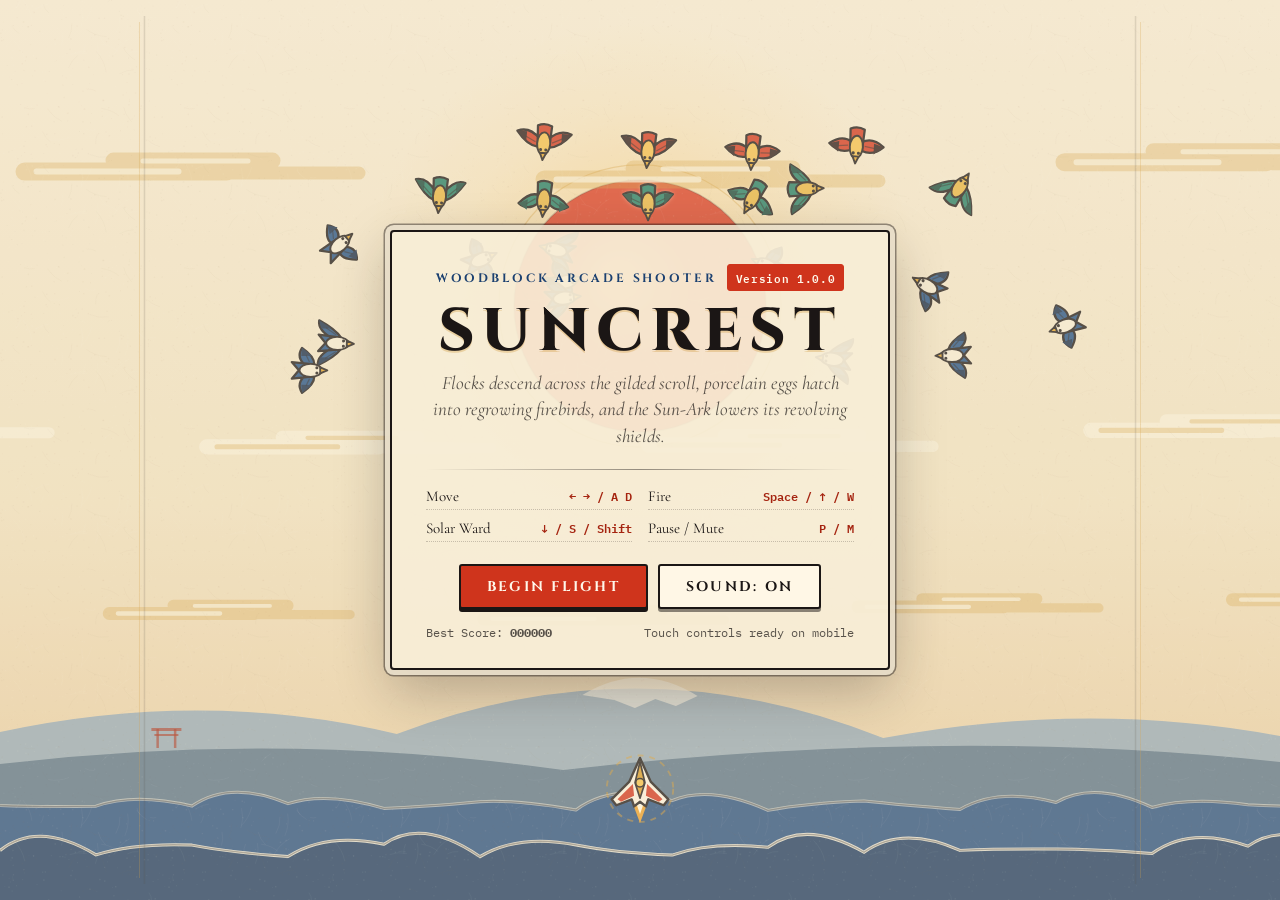
<file: Gemini/Suncrest.html>
<!doctype html>
<html lang="en">
<head>
<meta charset="utf-8">
<meta name="viewport" content="width=device-width,initial-scale=1,maximum-scale=1,user-scalable=no,viewport-fit=cover">
<meta name="theme-color" content="#f2e4c8">
<link rel="icon" href="data:image/svg+xml,%3Csvg xmlns='http://www.w3.org/2000/svg' viewBox='0 0 32 32'%3E%3Crect width='32' height='32' rx='6' fill='%23f2e4c8'/%3E%3Ccircle cx='16' cy='15' r='9' fill='%23d4381e'/%3E%3Cpath d='M16 7 L19.5 16 L26 21 L18.5 19.5 L16 24 L13.5 19.5 L6 21 L12.5 16 Z' fill='%231b1615'/%3E%3C/svg%3E">
<title>Suncrest</title>
<link rel="preconnect" href="https://fonts.googleapis.com">
<link rel="preconnect" href="https://fonts.gstatic.com" crossorigin>
<link href="https://fonts.googleapis.com/css2?family=Cinzel:wght@600;700;800&family=Cormorant+Garamond:ital,wght@0,500;0,600;0,700;1,500&family=IBM+Plex+Mono:wght@500;600&display=swap" rel="stylesheet">
<style>
  :root {
    --ink: #1b1615;
    --ink-soft: rgba(27, 22, 21, 0.72);
    --paper: #f4e8cf;
    --paper-card: rgba(248, 238, 215, 0.92);
    --vermilion: #cf341c;
    --vermilion-dark: #a52410;
    --gold: #c88a1e;
    --gold-bright: #e9b949;
    --prussian: #1b4070;
    --jade: #1e735c;
    --font-display: "Cinzel", Georgia, "Times New Roman", serif;
    --font-serif: "Cormorant Garamond", Georgia, "Times New Roman", serif;
    --font-mono: "IBM Plex Mono", ui-monospace, "Cascadia Mono", Consolas, monospace;
  }

  * {
    box-sizing: border-box;
    -webkit-tap-highlight-color: transparent;
  }

  html, body {
    margin: 0;
    padding: 0;
    width: 100%;
    height: 100%;
    overflow: hidden;
    background: var(--paper);
    color: var(--ink);
    font-family: var(--font-serif);
    user-select: none;
    -webkit-user-select: none;
    touch-action: none;
  }

  #stage-wrap {
    position: fixed;
    inset: 0;
    width: 100%;
    height: 100%;
    overflow: hidden;
  }

  canvas#game {
    display: block;
    width: 100%;
    height: 100%;
  }

  /* Top HUD */
  #hud {
    position: fixed;
    inset: 0;
    pointer-events: none;
    display: flex;
    flex-direction: column;
    justify-content: space-between;
    padding: max(12px, env(safe-area-inset-top)) max(18px, env(safe-area-inset-right)) max(14px, env(safe-area-inset-bottom)) max(18px, env(safe-area-inset-left));
    z-index: 10;
    opacity: 0;
    transition: opacity 0.25s ease;
  }

  #hud.visible {
    opacity: 1;
  }

  .hud-top {
    display: grid;
    grid-template-columns: 1fr auto 1fr;
    align-items: start;
    gap: 12px;
    width: 100%;
    max-width: 1180px;
    margin: 0 auto;
  }

  .hud-block {
    display: flex;
    flex-direction: column;
    gap: 2px;
  }

  .hud-block.center {
    align-items: center;
    text-align: center;
  }

  .hud-block.right {
    align-items: flex-end;
    text-align: right;
  }

  .hud-label {
    font-family: var(--font-display);
    font-size: 11px;
    font-weight: 700;
    letter-spacing: 0.18em;
    text-transform: uppercase;
    color: var(--ink-soft);
    text-shadow: 0 1px 0 rgba(255, 248, 232, 0.7);
  }

  .hud-value {
    font-family: var(--font-mono);
    font-size: clamp(20px, 2.8vw, 28px);
    font-weight: 600;
    line-height: 1.05;
    letter-spacing: 0.04em;
    color: var(--ink);
    text-shadow: 0 1px 0 rgba(255, 248, 232, 0.85);
  }

  .hud-value.best {
    color: var(--vermilion-dark);
  }

  .hud-sub {
    font-family: var(--font-serif);
    font-size: 15px;
    font-weight: 700;
    letter-spacing: 0.06em;
    color: var(--prussian);
    text-shadow: 0 1px 0 rgba(255, 248, 232, 0.8);
  }

  .hud-row {
    display: flex;
    align-items: center;
    gap: 8px;
  }

  #combo-seal {
    display: inline-flex;
    align-items: center;
    justify-content: center;
    padding: 2px 7px;
    border-radius: 3px;
    border: 1.5px solid var(--vermilion);
    background: rgba(207, 52, 28, 0.12);
    color: var(--vermilion-dark);
    font-family: var(--font-display);
    font-size: 12px;
    font-weight: 700;
    letter-spacing: 0.06em;
    opacity: 0;
    transform: scale(0.85);
    transition: opacity 0.16s ease, transform 0.16s ease;
  }

  #combo-seal.active {
    opacity: 1;
    transform: scale(1);
  }

  .hud-actions {
    display: flex;
    gap: 6px;
    margin-top: 4px;
    pointer-events: auto;
  }

  .icon-btn {
    appearance: none;
    border: 1.5px solid rgba(27, 22, 21, 0.45);
    background: rgba(248, 238, 215, 0.78);
    color: var(--ink);
    font-family: var(--font-display);
    font-size: 11px;
    font-weight: 700;
    letter-spacing: 0.08em;
    padding: 4px 9px;
    border-radius: 4px;
    cursor: pointer;
    transition: background 0.15s, border-color 0.15s, transform 0.1s;
  }

  .icon-btn:hover, .icon-btn:focus-visible {
    background: #fff7e4;
    border-color: var(--vermilion);
    outline: none;
  }

  .icon-btn:active {
    transform: translateY(1px);
  }

  /* Boss Bar */
  #boss-bar-wrap {
    width: min(460px, 78vw);
    margin: 6px auto 0;
    display: flex;
    flex-direction: column;
    align-items: center;
    gap: 4px;
    opacity: 0;
    transform: translateY(-6px);
    transition: opacity 0.3s ease, transform 0.3s ease;
  }

  #boss-bar-wrap.visible {
    opacity: 1;
    transform: translateY(0);
  }

  .boss-title {
    font-family: var(--font-display);
    font-size: 12px;
    font-weight: 700;
    letter-spacing: 0.2em;
    text-transform: uppercase;
    color: var(--ink);
    padding: 1px 10px;
    border-radius: 3px;
    background: rgba(248, 238, 215, 0.86);
    border: 1px solid rgba(27, 22, 21, 0.3);
  }

  .boss-track {
    width: 100%;
    height: 9px;
    background: rgba(27, 22, 21, 0.18);
    border: 1.5px solid var(--ink);
    border-radius: 2px;
    overflow: hidden;
    box-shadow: 0 1px 0 rgba(255, 248, 232, 0.65);
  }

  #boss-fill {
    height: 100%;
    width: 100%;
    background: linear-gradient(90deg, var(--vermilion) 0%, var(--gold-bright) 100%);
    transition: width 0.14s ease-out;
  }

  /* Bottom HUD */
  .hud-bottom {
    display: flex;
    justify-content: space-between;
    align-items: flex-end;
    width: 100%;
    max-width: 1180px;
    margin: 0 auto;
    gap: 16px;
  }

  #lives-wrap {
    display: flex;
    align-items: center;
    gap: 7px;
    padding: 5px 10px;
    background: rgba(248, 238, 215, 0.72);
    border: 1.5px solid rgba(27, 22, 21, 0.35);
    border-radius: 5px;
  }

  .life-icon {
    width: 20px;
    height: 20px;
    display: block;
  }

  #powerup-badge {
    display: none;
    align-items: center;
    gap: 6px;
    padding: 4px 10px;
    border-radius: 4px;
    border: 1.5px solid var(--gold);
    background: rgba(248, 238, 215, 0.88);
    font-family: var(--font-display);
    font-size: 11px;
    font-weight: 700;
    letter-spacing: 0.12em;
    color: var(--vermilion-dark);
  }

  #powerup-badge.visible {
    display: inline-flex;
  }

  #ward-wrap {
    display: flex;
    flex-direction: column;
    align-items: flex-end;
    gap: 4px;
    padding: 6px 11px;
    background: rgba(248, 238, 215, 0.76);
    border: 1.5px solid rgba(27, 22, 21, 0.38);
    border-radius: 5px;
    min-width: 166px;
  }

  .ward-head {
    display: flex;
    justify-content: space-between;
    align-items: center;
    width: 100%;
    gap: 10px;
  }

  .ward-title {
    font-family: var(--font-display);
    font-size: 11px;
    font-weight: 700;
    letter-spacing: 0.16em;
    color: var(--ink);
  }

  #ward-state {
    font-family: var(--font-mono);
    font-size: 11px;
    font-weight: 600;
    letter-spacing: 0.08em;
    color: var(--jade);
  }

  #ward-state.active {
    color: var(--vermilion);
  }

  #ward-state.recharging {
    color: var(--prussian);
  }

  .ward-track {
    width: 100%;
    height: 7px;
    background: rgba(27, 22, 21, 0.16);
    border: 1.5px solid var(--ink);
    border-radius: 2px;
    overflow: hidden;
  }

  #ward-fill {
    height: 100%;
    width: 100%;
    background: linear-gradient(90deg, var(--gold) 0%, var(--gold-bright) 100%);
    transition: width 0.06s linear;
  }

  #ward-fill.active {
    background: linear-gradient(90deg, var(--vermilion) 0%, #f5b942 100%);
  }

  #ward-fill.recharging {
    background: linear-gradient(90deg, var(--prussian) 0%, #4d7db5 100%);
  }

  /* Stage Banner */
  #banner {
    position: fixed;
    left: 50%;
    top: 40%;
    transform: translate(-50%, -50%) scale(0.94);
    text-align: center;
    pointer-events: none;
    z-index: 15;
    opacity: 0;
    transition: opacity 0.28s ease, transform 0.28s ease;
    padding: 16px 34px;
    background: rgba(248, 238, 215, 0.9);
    border-top: 2px solid var(--ink);
    border-bottom: 2px solid var(--ink);
    box-shadow: 0 12px 32px rgba(27, 22, 21, 0.18);
  }

  #banner.visible {
    opacity: 1;
    transform: translate(-50%, -50%) scale(1);
  }

  #banner-kicker {
    font-family: var(--font-display);
    font-size: 12px;
    font-weight: 700;
    letter-spacing: 0.26em;
    color: var(--vermilion);
    text-transform: uppercase;
    margin-bottom: 4px;
  }

  #banner-title {
    font-family: var(--font-display);
    font-size: clamp(24px, 4.2vw, 38px);
    font-weight: 800;
    letter-spacing: 0.1em;
    color: var(--ink);
    margin: 0;
  }

  #banner-sub {
    font-family: var(--font-serif);
    font-style: italic;
    font-size: 18px;
    font-weight: 600;
    color: var(--ink-soft);
    margin-top: 4px;
  }

  /* Overlays (Title / Pause / Game Over) */
  .overlay {
    position: fixed;
    inset: 0;
    display: flex;
    align-items: center;
    justify-content: center;
    padding: 20px;
    z-index: 25;
    background: rgba(242, 228, 200, 0.28);
    opacity: 0;
    pointer-events: none;
    transition: opacity 0.25s ease;
  }

  .overlay.visible {
    opacity: 1;
    pointer-events: auto;
  }

  .scroll-card {
    position: relative;
    width: min(500px, 94vw);
    padding: 32px 34px 28px;
    background: var(--paper-card);
    border: 2px solid var(--ink);
    border-radius: 4px;
    box-shadow:
      0 0 0 5px rgba(248, 238, 215, 0.85),
      0 0 0 6.5px rgba(27, 22, 21, 0.45),
      0 20px 54px rgba(27, 22, 21, 0.28);
    text-align: center;
  }

  .title-crest {
    display: inline-flex;
    align-items: center;
    gap: 10px;
    margin-bottom: 6px;
  }

  .seal-badge {
    display: inline-block;
    padding: 3px 8px;
    border: 1.5px solid var(--vermilion);
    border-radius: 3px;
    background: var(--vermilion);
    color: #fff8eb;
    font-family: var(--font-mono);
    font-size: 11px;
    font-weight: 600;
    letter-spacing: 0.06em;
  }

  .card-kicker {
    font-family: var(--font-display);
    font-size: 12px;
    font-weight: 700;
    letter-spacing: 0.24em;
    color: var(--prussian);
    text-transform: uppercase;
  }

  .game-title {
    font-family: var(--font-display);
    font-size: clamp(40px, 7.5vw, 60px);
    font-weight: 800;
    letter-spacing: 0.12em;
    line-height: 1.02;
    margin: 4px 0 8px;
    color: var(--ink);
    text-shadow: 0 2px 0 rgba(200, 138, 30, 0.28);
  }

  .subtitle {
    font-family: var(--font-serif);
    font-style: italic;
    font-size: 19px;
    line-height: 1.38;
    color: var(--ink-soft);
    margin: 0 0 20px;
  }

  .rule-divider {
    height: 1px;
    background: linear-gradient(90deg, transparent, rgba(27, 22, 21, 0.45), transparent);
    margin: 16px 0;
  }

  .controls-grid {
    display: grid;
    grid-template-columns: repeat(2, 1fr);
    gap: 8px 16px;
    text-align: left;
    margin: 0 auto 22px;
    font-size: 15px;
    color: var(--ink);
  }

  .ctrl-item {
    display: flex;
    align-items: baseline;
    justify-content: space-between;
    gap: 8px;
    border-bottom: 1px dotted rgba(27, 22, 21, 0.22);
    padding-bottom: 3px;
  }

  .ctrl-key {
    font-family: var(--font-mono);
    font-size: 12px;
    font-weight: 600;
    color: var(--vermilion-dark);
    white-space: nowrap;
  }

  .btn-row {
    display: flex;
    flex-wrap: wrap;
    justify-content: center;
    gap: 10px;
  }

  .btn {
    appearance: none;
    border: 2px solid var(--ink);
    border-radius: 3px;
    padding: 11px 26px;
    font-family: var(--font-display);
    font-size: 14px;
    font-weight: 700;
    letter-spacing: 0.16em;
    text-transform: uppercase;
    cursor: pointer;
    transition: transform 0.12s ease, background 0.15s ease, box-shadow 0.15s ease;
  }

  .btn-primary {
    background: var(--vermilion);
    color: #fff8eb;
    box-shadow: 0 3px 0 var(--ink);
  }

  .btn-primary:hover, .btn-primary:focus-visible {
    background: var(--vermilion-dark);
    transform: translateY(-1px);
    box-shadow: 0 4px 0 var(--ink);
    outline: none;
  }

  .btn-primary:active {
    transform: translateY(2px);
    box-shadow: 0 1px 0 var(--ink);
  }

  .btn-secondary {
    background: #fff7e6;
    color: var(--ink);
    box-shadow: 0 3px 0 rgba(27, 22, 21, 0.5);
  }

  .btn-secondary:hover, .btn-secondary:focus-visible {
    background: #f3e2be;
    transform: translateY(-1px);
    outline: none;
  }

  .title-meta {
    margin-top: 16px;
    display: flex;
    justify-content: space-between;
    align-items: center;
    font-family: var(--font-mono);
    font-size: 12px;
    color: var(--ink-soft);
  }

  .stats-grid {
    display: grid;
    grid-template-columns: repeat(3, 1fr);
    gap: 10px;
    margin: 18px 0 22px;
  }

  .stat-box {
    padding: 10px 8px;
    background: rgba(27, 22, 21, 0.05);
    border: 1px solid rgba(27, 22, 21, 0.25);
    border-radius: 3px;
  }

  .stat-label {
    font-family: var(--font-display);
    font-size: 10px;
    font-weight: 700;
    letter-spacing: 0.14em;
    color: var(--ink-soft);
    text-transform: uppercase;
  }

  .stat-val {
    font-family: var(--font-mono);
    font-size: 20px;
    font-weight: 600;
    color: var(--ink);
    margin-top: 3px;
  }

  #new-best-tag {
    display: none;
    margin-bottom: 8px;
  }

  #new-best-tag.visible {
    display: inline-block;
  }

  /* Touch controls (visible on touch devices during play) */
  #touch-controls {
    position: fixed;
    left: 0;
    right: 0;
    bottom: max(12px, env(safe-area-inset-bottom));
    padding: 0 max(14px, env(safe-area-inset-left));
    display: none;
    justify-content: space-between;
    align-items: flex-end;
    z-index: 20;
    pointer-events: none;
  }

  body.touch-active #touch-controls.visible {
    display: flex;
  }

  body.touch-active #hud {
    padding-bottom: 86px;
  }

  .touch-group {
    display: flex;
    gap: 10px;
    pointer-events: auto;
  }

  .touch-btn {
    appearance: none;
    width: 60px;
    height: 60px;
    border-radius: 50%;
    border: 2px solid var(--ink);
    background: rgba(248, 238, 215, 0.84);
    color: var(--ink);
    font-family: var(--font-display);
    font-size: 18px;
    font-weight: 800;
    display: flex;
    align-items: center;
    justify-content: center;
    box-shadow: 0 3px 0 rgba(27, 22, 21, 0.45);
    touch-action: none;
  }

  .touch-btn.fire {
    width: 68px;
    height: 68px;
    background: rgba(207, 52, 28, 0.88);
    color: #fff8eb;
    font-size: 13px;
    letter-spacing: 0.08em;
  }

  .touch-btn.ward {
    width: 64px;
    height: 64px;
    background: rgba(200, 138, 30, 0.88);
    color: var(--ink);
    font-size: 12px;
    letter-spacing: 0.08em;
  }

  .touch-btn.pressed {
    transform: translateY(2px) scale(0.95);
    box-shadow: 0 1px 0 rgba(27, 22, 21, 0.45);
  }

  @media (max-width: 640px) {
    .scroll-card {
      padding: 24px 20px 20px;
    }
    .controls-grid {
      grid-template-columns: 1fr;
    }
    .hud-top {
      gap: 6px;
    }
    #ward-wrap {
      min-width: 136px;
    }
  }

  @media (prefers-reduced-motion: reduce) {
    #hud, #banner, .overlay, .btn, #boss-bar-wrap {
      transition: none;
    }
  }
</style>
</head>
<body>
<div id="stage-wrap">
  <canvas id="game" aria-label="Suncrest arcade game"></canvas>
</div>

<div id="hud">
  <div>
    <div class="hud-top">
      <div class="hud-block">
        <span class="hud-label">Score</span>
        <div class="hud-row">
          <span class="hud-value" id="hud-score">000000</span>
          <span id="combo-seal">×2</span>
        </div>
      </div>
      <div class="hud-block center">
        <span class="hud-label">Best</span>
        <span class="hud-value best" id="hud-best">000000</span>
      </div>
      <div class="hud-block right">
        <span class="hud-label" id="hud-cycle">Cycle 1 · Stage 1</span>
        <span class="hud-sub" id="hud-stage-name">Dawn Flock</span>
        <div class="hud-actions">
          <button class="icon-btn" id="btn-mute" type="button" title="Toggle sound (M)">Sound</button>
          <button class="icon-btn" id="btn-pause" type="button" title="Pause (P)">Pause</button>
        </div>
      </div>
    </div>

    <div id="boss-bar-wrap">
      <span class="boss-title" id="boss-label">The Sun-Ark</span>
      <div class="boss-track"><div id="boss-fill"></div></div>
    </div>
  </div>

  <div class="hud-bottom">
    <div style="display:flex;align-items:center;gap:10px;flex-wrap:wrap">
      <div id="lives-wrap" aria-label="Remaining ships"></div>
      <div id="powerup-badge">TWIN LANCE <span id="powerup-timer">10s</span></div>
    </div>
    <div id="ward-wrap">
      <div class="ward-head">
        <span class="ward-title">Solar Ward</span>
        <span id="ward-state">READY</span>
      </div>
      <div class="ward-track"><div id="ward-fill"></div></div>
    </div>
  </div>
</div>

<div id="banner" aria-live="polite">
  <div id="banner-kicker">Cycle 1 · Stage 1</div>
  <h2 id="banner-title">Dawn Flock</h2>
  <div id="banner-sub">Defend the scroll from the diving birds</div>
</div>

<div class="overlay visible" id="title-overlay">
  <div class="scroll-card">
    <div class="title-crest">
      <span class="card-kicker">Woodblock Arcade Shooter</span>
      <span class="seal-badge" id="version-badge">Version 1.0.0</span>
    </div>
    <h1 class="game-title">SUNCREST</h1>
    <p class="subtitle">Flocks descend across the gilded scroll, porcelain eggs hatch into regrowing firebirds, and the Sun-Ark lowers its revolving shields.</p>
    <div class="rule-divider"></div>
    <div class="controls-grid">
      <div class="ctrl-item"><span>Move</span><span class="ctrl-key">← → / A D</span></div>
      <div class="ctrl-item"><span>Fire</span><span class="ctrl-key">Space / ↑ / W</span></div>
      <div class="ctrl-item"><span>Solar Ward</span><span class="ctrl-key">↓ / S / Shift</span></div>
      <div class="ctrl-item"><span>Pause / Mute</span><span class="ctrl-key">P / M</span></div>
    </div>
    <div class="btn-row">
      <button class="btn btn-primary" id="btn-start" type="button">Begin Flight</button>
      <button class="btn btn-secondary" id="btn-title-mute" type="button">Sound: On</button>
    </div>
    <div class="title-meta">
      <span>Best Score: <strong id="title-best">000000</strong></span>
      <span>Touch controls ready on mobile</span>
    </div>
  </div>
</div>

<div class="overlay" id="pause-overlay">
  <div class="scroll-card">
    <div class="card-kicker">Scroll Paused</div>
    <h2 class="game-title" style="font-size:38px;margin-top:6px;">PAUSED</h2>
    <p class="subtitle" style="margin-bottom:22px;">Catch your breath before the flock closes in.</p>
    <div class="btn-row">
      <button class="btn btn-primary" id="btn-resume" type="button">Resume</button>
      <button class="btn btn-secondary" id="btn-pause-restart" type="button">Restart</button>
      <button class="btn btn-secondary" id="btn-pause-title" type="button">Title</button>
    </div>
  </div>
</div>

<div class="overlay" id="gameover-overlay">
  <div class="scroll-card">
    <span class="seal-badge" id="new-best-tag">New Best Record</span>
    <div class="card-kicker">Flight Ended</div>
    <h2 class="game-title" style="font-size:38px;margin-top:6px;">THE SCROLL CLOSES</h2>
    <div class="stats-grid">
      <div class="stat-box">
        <div class="stat-label">Score</div>
        <div class="stat-val" id="go-score">000000</div>
      </div>
      <div class="stat-box">
        <div class="stat-label">Best</div>
        <div class="stat-val" id="go-best">000000</div>
      </div>
      <div class="stat-box">
        <div class="stat-label">Reached</div>
        <div class="stat-val" id="go-stage">C1 · S1</div>
      </div>
    </div>
    <div class="btn-row">
      <button class="btn btn-primary" id="btn-restart" type="button">Fly Again</button>
      <button class="btn btn-secondary" id="btn-go-title" type="button">Title</button>
    </div>
  </div>
</div>

<div id="touch-controls" aria-label="Touch controls">
  <div class="touch-group">
    <button class="touch-btn" id="touch-left" type="button" aria-label="Move left">◀</button>
    <button class="touch-btn" id="touch-right" type="button" aria-label="Move right">▶</button>
  </div>
  <div class="touch-group">
    <button class="touch-btn ward" id="touch-ward" type="button" aria-label="Solar Ward shield">WARD</button>
    <button class="touch-btn fire" id="touch-fire" type="button" aria-label="Fire">FIRE</button>
  </div>
</div>

<script>
/* Suncrest — Procedural Ukiyo-e / Rinpa Woodblock & Gold-Leaf Art Engine */
(function (global) {
  'use strict';

  const INK = '#1b1615';
  const CREAM = '#faf1dc';

  // Five distinct sunlit woodblock palettes, one per stage in each cycle.
  const STAGE_PALETTES = [
    {
      name: 'Dawn Flock',
      sub: 'Swifts, kingfishers and kites descend across morning paper',
      skyTop: '#f5ead3',
      skyMid: '#efe0be',
      skyLow: '#e5c596',
      sunCore: '#d83a20',
      sunRing: '#ef7e44',
      sunY: 0.34,
      sunR: 112,
      cloudFill: 'rgba(249, 241, 220, 0.72)',
      cloudGold: 'rgba(209, 152, 52, 0.34)',
      mountainFar: '#96a8b2',
      mountainNear: '#587185',
      waveBack: '#264d7c',
      waveFront: '#1a385e',
      foam: '#f7eed9'
    },
    {
      name: 'Gale Flock',
      sub: 'A wider wing rides the gold-leaf wind',
      skyTop: '#f3e3b4',
      skyMid: '#ebd08e',
      skyLow: '#dfaa5e',
      sunCore: '#cf311a',
      sunRing: '#f4b44a',
      sunY: 0.28,
      sunR: 100,
      cloudFill: 'rgba(252, 245, 224, 0.68)',
      cloudGold: 'rgba(202, 134, 24, 0.42)',
      mountainFar: '#9e8f77',
      mountainNear: '#625e64',
      waveBack: '#244b75',
      waveFront: '#173254',
      foam: '#fbf3de'
    },
    {
      name: 'Porcelain Brood',
      sub: 'Crack the kintsugi eggs before the Great Phoenixes hatch',
      skyTop: '#eef1e1',
      skyMid: '#dce5d0',
      skyLow: '#e6c8a8',
      sunCore: '#d94528',
      sunRing: '#f29a62',
      sunY: 0.36,
      sunR: 118,
      cloudFill: 'rgba(250, 248, 236, 0.76)',
      cloudGold: 'rgba(187, 148, 62, 0.32)',
      mountainFar: '#7d9b94',
      mountainNear: '#3d6b66',
      waveBack: '#1f5761',
      waveFront: '#163f4a',
      foam: '#f5f2e4'
    },
    {
      name: 'Crimson Brood',
      sub: 'Twin broods weave across the persimmon scroll',
      skyTop: '#f5dec2',
      skyMid: '#ebc092',
      skyLow: '#de8e5d',
      sunCore: '#be2614',
      sunRing: '#ee7b38',
      sunY: 0.39,
      sunR: 126,
      cloudFill: 'rgba(252, 239, 218, 0.66)',
      cloudGold: 'rgba(196, 114, 34, 0.42)',
      mountainFar: '#8a6b6e',
      mountainNear: '#4d4152',
      waveBack: '#283d66',
      waveFront: '#182745',
      foam: '#faebd4'
    },
    {
      name: 'The Sun-Ark',
      sub: 'Breach the lacquer armour and revolving bronze shields',
      skyTop: '#efd8a4',
      skyMid: '#e2b56c',
      skyLow: '#d47c4a',
      sunCore: '#b92212',
      sunRing: '#f3c151',
      sunY: 0.25,
      sunR: 146,
      cloudFill: 'rgba(249, 234, 196, 0.56)',
      cloudGold: 'rgba(205, 134, 24, 0.48)',
      mountainFar: '#7b554c',
      mountainNear: '#412e34',
      waveBack: '#1f365c',
      waveFront: '#132440',
      foam: '#f8ebd0'
    }
  ];

  // Cached procedural washi paper texture pattern
  let paperPattern = null;

  function ensurePaperPattern(ctx) {
    if (paperPattern) return paperPattern;
    const tile = document.createElement('canvas');
    tile.width = 160;
    tile.height = 160;
    const tctx = tile.getContext('2d');

    // Deterministic pseudo-random washi fibers & warm specks
    let seed = 198012;
    const rand = () => {
      seed = (seed * 1664525 + 1013904223) >>> 0;
      return seed / 4294967296;
    };

    tctx.clearRect(0, 0, 160, 160);
    for (let i = 0; i < 420; i++) {
      const x = rand() * 160;
      const y = rand() * 160;
      const r = 0.5 + rand() * 1.1;
      tctx.fillStyle = rand() > 0.5
        ? 'rgba(110, 82, 46, 0.045)'
        : 'rgba(255, 250, 236, 0.065)';
      tctx.fillRect(x, y, r, r);
    }

    // Subtle organic paper fibers
    tctx.lineWidth = 0.7;
    for (let i = 0; i < 48; i++) {
      const x = rand() * 160;
      const y = rand() * 160;
      const len = 6 + rand() * 18;
      const ang = rand() * Math.PI * 2;
      tctx.strokeStyle = rand() > 0.45
        ? 'rgba(122, 92, 54, 0.05)'
        : 'rgba(255, 252, 242, 0.07)';
      tctx.beginPath();
      tctx.moveTo(x, y);
      tctx.quadraticCurveTo(
        x + Math.cos(ang + 0.3) * len * 0.5,
        y + Math.sin(ang + 0.3) * len * 0.5,
        x + Math.cos(ang) * len,
        y + Math.sin(ang) * len
      );
      tctx.stroke();
    }

    paperPattern = ctx.createPattern(tile, 'repeat');
    return paperPattern;
  }

  function lerpColor(hexA, hexB, t) {
    const a = parseInt(hexA.slice(1), 16);
    const b = parseInt(hexB.slice(1), 16);
    const ar = (a >> 16) & 255, ag = (a >> 8) & 255, ab = a & 255;
    const br = (b >> 16) & 255, bg = (b >> 8) & 255, bb = b & 255;
    const r = Math.round(ar + (br - ar) * t);
    const g = Math.round(ag + (bg - ag) * t);
    const bl = Math.round(ab + (bb - ab) * t);
    return `rgb(${r},${g},${bl})`;
  }

  // Full-bleed woodblock backdrop: sky wash, vermilion sun, Rinpa clouds, Fuji-style ridges & Hokusai waves
  function drawBackdrop(ctx, w, h, stageIdx, time, scrollBoost, arenaRect) {
    const p = STAGE_PALETTES[stageIdx % STAGE_PALETTES.length];
    const grad = ctx.createLinearGradient(0, 0, 0, h);
    grad.addColorStop(0, p.skyTop);
    grad.addColorStop(0.56, p.skyMid);
    grad.addColorStop(1, p.skyLow);
    ctx.fillStyle = grad;
    ctx.fillRect(0, 0, w, h);

    // Subtle vertical woodblock sunbeams on boss stage
    const sunX = w * 0.5;
    const sunY = h * p.sunY;
    const sunScale = Math.min(w, h) / 800;
    const sunR = p.sunR * Math.max(0.75, sunScale);

    if (stageIdx % 5 === 4) {
      ctx.save();
      ctx.translate(sunX, sunY);
      ctx.rotate(time * 0.04);
      const rays = 16;
      ctx.fillStyle = 'rgba(243, 193, 81, 0.16)';
      for (let i = 0; i < rays; i++) {
        const a0 = (i / rays) * Math.PI * 2;
        const a1 = a0 + Math.PI / rays * 0.45;
        ctx.beginPath();
        ctx.moveTo(0, 0);
        ctx.arc(0, 0, Math.max(w, h), a0, a1);
        ctx.closePath();
        ctx.fill();
      }
      ctx.restore();
    }

    // Outer gold-leaf halo around the sun
    const halo = ctx.createRadialGradient(sunX, sunY, sunR * 0.75, sunX, sunY, sunR * 2.25);
    halo.addColorStop(0, 'rgba(244, 185, 76, 0.34)');
    halo.addColorStop(0.55, 'rgba(244, 185, 76, 0.10)');
    halo.addColorStop(1, 'rgba(244, 185, 76, 0)');
    ctx.fillStyle = halo;
    ctx.beginPath();
    ctx.arc(sunX, sunY, sunR * 2.25, 0, Math.PI * 2);
    ctx.fill();

    // Vermilion sun disc with delicate ink & gold ring
    ctx.save();
    ctx.beginPath();
    ctx.arc(sunX, sunY, sunR, 0, Math.PI * 2);
    const sunGrad = ctx.createRadialGradient(sunX - sunR * 0.18, sunY - sunR * 0.22, sunR * 0.1, sunX, sunY, sunR);
    sunGrad.addColorStop(0, p.sunRing);
    sunGrad.addColorStop(0.45, p.sunCore);
    sunGrad.addColorStop(1, p.sunCore);
    ctx.fillStyle = sunGrad;
    ctx.fill();
    ctx.lineWidth = 1.6;
    ctx.strokeStyle = 'rgba(27, 22, 21, 0.22)';
    ctx.stroke();

    // Thin decorative concentric gold ring
    ctx.beginPath();
    ctx.arc(sunX, sunY, sunR * 1.12, 0, Math.PI * 2);
    ctx.lineWidth = 1.2;
    ctx.strokeStyle = 'rgba(200, 138, 30, 0.35)';
    ctx.stroke();
    ctx.restore();

    // Stylized Rinpa horizontal cloud bands drifting slowly
    drawRinpaCloudBand(ctx, w, h * 0.18, time * (10 + scrollBoost * 28), 1.0, p.cloudGold, p.cloudFill);
    drawRinpaCloudBand(ctx, w, h * 0.48, -time * (7 + scrollBoost * 20) + 210, 0.85, p.cloudFill, p.cloudGold);
    drawRinpaCloudBand(ctx, w, h * 0.67, time * (5 + scrollBoost * 16) + 95, 0.72, p.cloudGold, p.cloudFill);

    // Distant volcanic ridge & temple silhouette
    const horizonY = h * 0.84;
    ctx.save();
    ctx.fillStyle = p.mountainFar;
    ctx.beginPath();
    ctx.moveTo(0, h);
    ctx.lineTo(0, horizonY - 24);
    ctx.quadraticCurveTo(w * 0.16, horizonY - 68, w * 0.31, horizonY - 22);
    ctx.quadraticCurveTo(w * 0.50, horizonY - 115, w * 0.69, horizonY - 18);
    ctx.quadraticCurveTo(w * 0.85, horizonY - 56, w, horizonY - 20);
    ctx.lineTo(w, h);
    ctx.closePath();
    ctx.fill();

    // Snow-capped peak accent on center mountain
    ctx.fillStyle = 'rgba(250, 243, 226, 0.65)';
    ctx.beginPath();
    ctx.moveTo(w * 0.455, horizonY - 61);
    ctx.quadraticCurveTo(w * 0.50, horizonY - 96, w * 0.545, horizonY - 60);
    ctx.lineTo(w * 0.528, horizonY - 50);
    ctx.lineTo(w * 0.512, horizonY - 57);
    ctx.lineTo(w * 0.496, horizonY - 48);
    ctx.lineTo(w * 0.48, horizonY - 56);
    ctx.closePath();
    ctx.fill();

    // Nearer misty coastal ridge
    ctx.fillStyle = p.mountainNear;
    ctx.beginPath();
    ctx.moveTo(0, h);
    ctx.lineTo(0, horizonY + 8);
    ctx.quadraticCurveTo(w * 0.22, horizonY - 26, w * 0.44, horizonY + 14);
    ctx.quadraticCurveTo(w * 0.74, horizonY - 30, w, horizonY + 6);
    ctx.lineTo(w, h);
    ctx.closePath();
    ctx.fill();

    // Subtle torii gate silhouette on far left promontory
    const tx = w * 0.13;
    const ty = horizonY - 9;
    ctx.fillStyle = 'rgba(165, 36, 16, 0.65)';
    ctx.fillRect(tx - 10, ty - 18, 2.5, 19);
    ctx.fillRect(tx + 7.5, ty - 18, 2.5, 19);
    ctx.fillRect(tx - 15, ty - 19, 30, 3);
    ctx.fillRect(tx - 12, ty - 13, 24, 2);
    ctx.restore();

    // Stylized Hokusai-inspired woodblock waves along the bottom
    drawWoodblockWaves(ctx, w, h, h * 0.895, time * 1.15, p.waveBack, p.foam, 14, 0.55);
    drawWoodblockWaves(ctx, w, h, h * 0.945, -time * 1.55 + 1.4, p.waveFront, p.foam, 18, 0.88);

    // Subtle scroll margin ink framing around the logical playfield when wide
    if (arenaRect && w - arenaRect.w > 70) {
      ctx.save();
      ctx.strokeStyle = 'rgba(27, 22, 21, 0.16)';
      ctx.lineWidth = 1.5;
      ctx.beginPath();
      ctx.moveTo(arenaRect.x - 10, 16);
      ctx.lineTo(arenaRect.x - 10, h - 16);
      ctx.moveTo(arenaRect.x + arenaRect.w + 10, 16);
      ctx.lineTo(arenaRect.x + arenaRect.w + 10, h - 16);
      ctx.stroke();

      ctx.strokeStyle = 'rgba(200, 138, 30, 0.28)';
      ctx.lineWidth = 1;
      ctx.beginPath();
      ctx.moveTo(arenaRect.x - 15, 22);
      ctx.lineTo(arenaRect.x - 15, h - 22);
      ctx.moveTo(arenaRect.x + arenaRect.w + 15, 22);
      ctx.lineTo(arenaRect.x + arenaRect.w + 15, h - 22);
      ctx.stroke();
      ctx.restore();
    }

    // Composite tactile washi paper grain over the background
    const pat = ensurePaperPattern(ctx);
    if (pat) {
      ctx.save();
      ctx.fillStyle = pat;
      ctx.fillRect(0, 0, w, h);
      ctx.restore();
    }
  }

  function drawRinpaCloudBand(ctx, w, baseY, offset, scale, fillMain, fillAccent) {
    ctx.save();
    const span = 520 * scale;
    const start = ((offset % span) + span) % span - span;
    for (let x = start; x < w + span; x += span) {
      const y = baseY + Math.sin(x * 0.004) * 10;
      ctx.fillStyle = fillMain;
      ctx.beginPath();
      ctx.roundRect(x, y, 220 * scale, 18 * scale, 9 * scale);
      ctx.roundRect(x + 90 * scale, y - 10 * scale, 175 * scale, 16 * scale, 8 * scale);
      ctx.roundRect(x + 210 * scale, y + 4 * scale, 140 * scale, 13 * scale, 6.5 * scale);
      ctx.fill();

      ctx.fillStyle = fillAccent;
      ctx.beginPath();
      ctx.roundRect(x + 18 * scale, y + 6 * scale, 148 * scale, 6 * scale, 3 * scale);
      ctx.roundRect(x + 125 * scale, y - 4 * scale, 110 * scale, 5 * scale, 2.5 * scale);
      ctx.fill();
    }
    ctx.restore();
  }

  function drawWoodblockWaves(ctx, w, h, baseY, phase, fillColor, foamColor, amp, foamAlpha) {
    ctx.save();
    const step = 96;
    ctx.fillStyle = fillColor;
    ctx.beginPath();
    ctx.moveTo(0, h);
    ctx.lineTo(0, baseY);
    for (let x = 0; x <= w + step; x += step) {
      const wave = Math.sin(x * 0.015 + phase) * amp;
      const crest = Math.cos(x * 0.03 - phase * 0.8) * (amp * 0.35);
      ctx.quadraticCurveTo(x + step * 0.4, baseY + wave - amp * 0.85, x + step, baseY + crest);
    }
    ctx.lineTo(w, h);
    ctx.closePath();
    ctx.fill();

    // Foam rim & sumi contour
    ctx.strokeStyle = foamColor;
    ctx.globalAlpha = foamAlpha;
    ctx.lineWidth = 3;
    ctx.beginPath();
    ctx.moveTo(0, baseY);
    for (let x = 0; x <= w + step; x += step) {
      const wave = Math.sin(x * 0.015 + phase) * amp;
      const crest = Math.cos(x * 0.03 - phase * 0.8) * (amp * 0.35);
      ctx.quadraticCurveTo(x + step * 0.4, baseY + wave - amp * 0.85, x + step, baseY + crest);
    }
    ctx.stroke();

    ctx.strokeStyle = 'rgba(27, 22, 21, 0.38)';
    ctx.globalAlpha = 1;
    ctx.lineWidth = 1.3;
    ctx.stroke();
    ctx.restore();
  }

  // Player's Crimson Origami-Crane Skiff
  function drawPlayerShip(ctx, x, y, tilt, wardActive, wardReady, wardPulse, invulnTimer, time, twinActive) {
    ctx.save();
    ctx.translate(x, y);
    ctx.rotate(tilt * 0.14);

    // Respawn flicker
    if (invulnTimer > 0 && Math.floor(invulnTimer * 18) % 2 === 0) {
      ctx.globalAlpha = 0.48;
    }

    // Subtle ready-aura behind the ship when Solar Ward is charged
    if (wardReady && !wardActive) {
      const pulse = 0.5 + 0.5 * Math.sin(time * 4.5);
      ctx.save();
      ctx.strokeStyle = `rgba(214, 148, 30, ${0.26 + pulse * 0.28})`;
      ctx.lineWidth = 1.6;
      ctx.setLineDash([5, 5]);
      ctx.beginPath();
      ctx.arc(0, 2, 26 + pulse * 2.5, 0, Math.PI * 2);
      ctx.stroke();
      ctx.restore();
    }

    // Calligraphy exhaust plume
    const flameH = 11 + Math.sin(time * 42) * 4;
    ctx.fillStyle = '#e89d28';
    ctx.beginPath();
    ctx.moveTo(-6, 15);
    ctx.lineTo(0, 17 + flameH);
    ctx.lineTo(6, 15);
    ctx.closePath();
    ctx.fill();

    ctx.fillStyle = '#fff8df';
    ctx.beginPath();
    ctx.moveTo(-3, 15);
    ctx.lineTo(0, 15 + flameH * 0.6);
    ctx.lineTo(3, 15);
    ctx.closePath();
    ctx.fill();

    // Swept paper-lacquer wings
    ctx.fillStyle = CREAM;
    ctx.strokeStyle = INK;
    ctx.lineWidth = 2;
    ctx.lineJoin = 'round';
    ctx.beginPath();
    ctx.moveTo(0, -24);
    ctx.lineTo(9, -4);
    ctx.lineTo(24, 11);
    ctx.lineTo(20, 16);
    ctx.lineTo(7, 11);
    ctx.lineTo(5, 17);
    ctx.lineTo(0, 13);
    ctx.lineTo(-5, 17);
    ctx.lineTo(-7, 11);
    ctx.lineTo(-20, 16);
    ctx.lineTo(-24, 11);
    ctx.lineTo(-9, -4);
    ctx.closePath();
    ctx.fill();
    ctx.stroke();

    // Vermilion lacquer wing panels
    ctx.fillStyle = '#cf341c';
    ctx.beginPath();
    ctx.moveTo(-6, -2);
    ctx.lineTo(-19, 11);
    ctx.lineTo(-16, 13);
    ctx.lineTo(-5, 8);
    ctx.closePath();
    ctx.moveTo(6, -2);
    ctx.lineTo(19, 11);
    ctx.lineTo(16, 13);
    ctx.lineTo(5, 8);
    ctx.closePath();
    ctx.fill();

    // Prussian-blue twin nose cannons when Twin Lance is active
    if (twinActive) {
      ctx.fillStyle = '#1b4070';
      ctx.strokeStyle = INK;
      ctx.lineWidth = 1.4;
      ctx.fillRect(-13, -10, 4, 12);
      ctx.strokeRect(-13, -10, 4, 12);
      ctx.fillRect(9, -10, 4, 12);
      ctx.strokeRect(9, -10, 4, 12);
    }

    // Center gold spine & solar jewel
    ctx.fillStyle = '#d69926';
    ctx.beginPath();
    ctx.moveTo(0, -21);
    ctx.lineTo(4.2, -3);
    ctx.lineTo(0, 10);
    ctx.lineTo(-4.2, -3);
    ctx.closePath();
    ctx.fill();
    ctx.strokeStyle = INK;
    ctx.lineWidth = 1.4;
    ctx.stroke();

    // Solar Ward jewel on canopy
    ctx.fillStyle = wardActive ? '#fff8d4' : (wardReady ? '#f5c247' : '#3a5473');
    ctx.beginPath();
    ctx.arc(0, -3, 3.6, 0, Math.PI * 2);
    ctx.fill();
    ctx.stroke();

    // Active Solar Ward Mandala Barrier
    if (wardActive) {
      const r = 34 + Math.sin(time * 24) * 1.6;
      const g = ctx.createRadialGradient(0, 0, r * 0.25, 0, 0, r);
      g.addColorStop(0, 'rgba(255, 245, 200, 0.14)');
      g.addColorStop(0.72, 'rgba(242, 184, 58, 0.34)');
      g.addColorStop(1, 'rgba(207, 52, 28, 0.58)');
      ctx.fillStyle = g;
      ctx.beginPath();
      ctx.arc(0, 0, r, 0, Math.PI * 2);
      ctx.fill();

      // Rotating sacred mandala ring
      ctx.save();
      ctx.rotate(time * 2.8);
      ctx.strokeStyle = '#cf341c';
      ctx.lineWidth = 2.4;
      ctx.beginPath();
      ctx.arc(0, 0, r, 0, Math.PI * 2);
      ctx.stroke();

      ctx.strokeStyle = '#fff5cf';
      ctx.lineWidth = 1.6;
      ctx.beginPath();
      ctx.arc(0, 0, r - 5, 0, Math.PI * 2);
      ctx.stroke();

      // 8 geometric sun petals around the rim
      for (let i = 0; i < 8; i++) {
        const a = (i / 8) * Math.PI * 2;
        ctx.save();
        ctx.rotate(a);
        ctx.fillStyle = i % 2 === 0 ? '#f6c952' : '#cf341c';
        ctx.strokeStyle = INK;
        ctx.lineWidth = 1.1;
        ctx.beginPath();
        ctx.moveTo(r - 7, 0);
        ctx.lineTo(r - 1, -3.5);
        ctx.lineTo(r + 4, 0);
        ctx.lineTo(r - 1, 3.5);
        ctx.closePath();
        ctx.fill();
        ctx.stroke();
        ctx.restore();
      }
      ctx.restore();

      // Remaining ward timer arc
      if (wardPulse > 0) {
        ctx.strokeStyle = INK;
        ctx.lineWidth = 2.2;
        ctx.beginPath();
        ctx.arc(0, 0, r + 5, -Math.PI / 2, -Math.PI / 2 + Math.PI * 2 * wardPulse);
        ctx.stroke();
      }
    }

    ctx.restore();
  }

  // Woodblock Small Birds: 'swift' (Prussian blue), 'kingfisher' (Jade), 'kite' (Vermilion)
  function drawSmallBird(ctx, bird, time) {
    const flap = Math.sin(bird.flapPhase);
    const wingLift = flap * 10;
    const wingSpan = bird.type === 'kite' ? 23 : (bird.type === 'kingfisher' ? 21 : 19);

    let mainColor = '#1e4d82';
    let accentColor = '#f5ebd3';
    let tipColor = '#142947';
    if (bird.type === 'kingfisher') {
      mainColor = '#1e7a61';
      accentColor = '#e6b23e';
      tipColor = '#144438';
    } else if (bird.type === 'kite') {
      mainColor = '#cf341c';
      accentColor = '#f2be49';
      tipColor = '#281816';
    }

    ctx.save();
    ctx.translate(bird.x, bird.y);
    ctx.rotate(bird.angle);

    // Subtle ivory paper cutout rim so birds stay ultra-legible over any cloud or sun
    ctx.shadowColor = 'rgba(252, 245, 224, 0.65)';
    ctx.shadowBlur = 4;

    // Wings (symmetrical woodblock curves)
    ctx.fillStyle = mainColor;
    ctx.strokeStyle = INK;
    ctx.lineWidth = 1.9;
    ctx.lineJoin = 'round';
    ctx.beginPath();
    // Left wing
    ctx.moveTo(-4, -2);
    ctx.quadraticCurveTo(-wingSpan * 0.55, -10 + wingLift * 0.5, -wingSpan, -4 + wingLift);
    ctx.quadraticCurveTo(-wingSpan * 0.62, 6 + wingLift * 0.6, -5, 5);
    // Tail
    if (bird.type === 'swift') {
      ctx.lineTo(-7, -14);
      ctx.lineTo(0, -8);
      ctx.lineTo(7, -14);
    } else {
      ctx.lineTo(-6, -13);
      ctx.quadraticCurveTo(0, -16, 6, -13);
    }
    // Right wing
    ctx.lineTo(5, 5);
    ctx.quadraticCurveTo(wingSpan * 0.62, 6 + wingLift * 0.6, wingSpan, -4 + wingLift);
    ctx.quadraticCurveTo(wingSpan * 0.55, -10 + wingLift * 0.5, 4, -2);
    ctx.closePath();
    ctx.fill();
    ctx.shadowBlur = 0;
    ctx.stroke();

    // Dark painted wingtips
    ctx.fillStyle = tipColor;
    ctx.beginPath();
    ctx.moveTo(-wingSpan * 0.64, -5 + wingLift * 0.7);
    ctx.lineTo(-wingSpan, -4 + wingLift);
    ctx.lineTo(-wingSpan * 0.65, 4 + wingLift * 0.7);
    ctx.closePath();
    ctx.moveTo(wingSpan * 0.64, -5 + wingLift * 0.7);
    ctx.lineTo(wingSpan, -4 + wingLift);
    ctx.lineTo(wingSpan * 0.65, 4 + wingLift * 0.7);
    ctx.closePath();
    ctx.fill();

    // Feather ink strokes
    ctx.strokeStyle = 'rgba(27, 22, 21, 0.55)';
    ctx.lineWidth = 1;
    ctx.beginPath();
    ctx.moveTo(-7, 1);
    ctx.lineTo(-wingSpan * 0.68, -1 + wingLift * 0.7);
    ctx.moveTo(7, 1);
    ctx.lineTo(wingSpan * 0.68, -1 + wingLift * 0.7);
    ctx.stroke();

    // Central body & breast
    ctx.fillStyle = accentColor;
    ctx.strokeStyle = INK;
    ctx.lineWidth = 1.6;
    ctx.beginPath();
    ctx.ellipse(0, 2, 5.5, 9.5, 0, 0, Math.PI * 2);
    ctx.fill();
    ctx.stroke();

    // Beak pointing forward (+Y)
    ctx.fillStyle = '#e5a325';
    ctx.beginPath();
    ctx.moveTo(-2.6, 10);
    ctx.lineTo(0, 16);
    ctx.lineTo(2.6, 10);
    ctx.closePath();
    ctx.fill();
    ctx.stroke();

    // Eyes
    ctx.fillStyle = INK;
    ctx.beginPath();
    ctx.arc(-2.2, 7.2, 1.3, 0, Math.PI * 2);
    ctx.arc(2.2, 7.2, 1.3, 0, Math.PI * 2);
    ctx.fill();

    // Diving crimson glint
    if (bird.state === 'diving') {
      ctx.strokeStyle = 'rgba(207, 52, 28, 0.55)';
      ctx.lineWidth = 1.4;
      ctx.beginPath();
      ctx.arc(0, 2, 14 + Math.sin(time * 24) * 1.5, 0.25, Math.PI - 0.25);
      ctx.stroke();
    }

    ctx.restore();
  }

  // Kintsugi Porcelain Egg
  function drawEgg(ctx, egg, time) {
    ctx.save();
    let shakeX = 0;
    let shakeY = 0;
    const hatchingSoon = egg.hatchTimer < 1.4;
    if (hatchingSoon) {
      const intensity = (1.4 - egg.hatchTimer) * 2.6;
      shakeX = Math.sin(time * 58 + egg.phase) * intensity;
      shakeY = Math.cos(time * 47 + egg.phase) * intensity * 0.7;
    }

    ctx.translate(egg.x + shakeX, egg.y + shakeY);
    ctx.rotate(Math.sin(time * 4.5 + egg.phase) * 0.14);

    // Warm golden aura as egg approaches hatching
    if (hatchingSoon) {
      const prog = 1 - egg.hatchTimer / 1.4;
      const g = ctx.createRadialGradient(0, 0, 6, 0, 0, 26 + prog * 10);
      g.addColorStop(0, `rgba(246, 190, 56, ${0.42 * prog})`);
      g.addColorStop(1, 'rgba(207, 52, 28, 0)');
      ctx.fillStyle = g;
      ctx.beginPath();
      ctx.arc(0, 0, 26 + prog * 10, 0, Math.PI * 2);
      ctx.fill();
    }

    // Egg silhouette
    ctx.fillStyle = '#fbf5e4';
    ctx.strokeStyle = INK;
    ctx.lineWidth = 2.1;
    ctx.beginPath();
    ctx.moveTo(0, -17);
    ctx.bezierCurveTo(13, -15, 15, 4, 12, 12);
    ctx.bezierCurveTo(9, 18, -9, 18, -12, 12);
    ctx.bezierCurveTo(-15, 4, -13, -15, 0, -17);
    ctx.closePath();
    ctx.fill();

    // Cobalt porcelain glaze band & floral dot accents
    ctx.save();
    ctx.clip();
    ctx.fillStyle = '#235185';
    ctx.fillRect(-16, -2, 32, 6);
    ctx.fillStyle = '#d69926';
    ctx.fillRect(-16, -3.5, 32, 1.5);
    ctx.fillRect(-16, 4, 32, 1.5);
    ctx.fillStyle = '#fbf5e4';
    for (let dx = -9; dx <= 9; dx += 6) {
      ctx.beginPath();
      ctx.arc(dx, 1, 1.4, 0, Math.PI * 2);
      ctx.fill();
    }
    // Shading crescent
    ctx.fillStyle = 'rgba(27, 22, 21, 0.10)';
    ctx.beginPath();
    ctx.ellipse(6, 2, 10, 17, 0.15, 0, Math.PI * 2);
    ctx.fill();
    ctx.restore();

    // Outer ink line
    ctx.beginPath();
    ctx.moveTo(0, -17);
    ctx.bezierCurveTo(13, -15, 15, 4, 12, 12);
    ctx.bezierCurveTo(9, 18, -9, 18, -12, 12);
    ctx.bezierCurveTo(-15, 4, -13, -15, 0, -17);
    ctx.closePath();
    ctx.stroke();

    // Glowing Kintsugi cracks spreading as hatch nears
    if (hatchingSoon) {
      const prog = Math.min(1, (1.4 - egg.hatchTimer) / 1.4);
      ctx.strokeStyle = '#d9381e';
      ctx.lineWidth = 2.2;
      ctx.beginPath();
      ctx.moveTo(-2, -11);
      ctx.lineTo(3, -3);
      ctx.lineTo(-4, 4);
      if (prog > 0.4) {
        ctx.lineTo(5, 11);
        ctx.moveTo(3, -3);
        ctx.lineTo(9, 2);
      }
      ctx.stroke();

      ctx.strokeStyle = '#ffdf76';
      ctx.lineWidth = 1.1;
      ctx.stroke();
    }

    ctx.restore();
  }

  // Great Solar Phoenix (body + independently destructible & regrowing left/right wings)
  function drawPhoenix(ctx, ph, time) {
    const flap = Math.sin(ph.flapPhase);
    ctx.save();
    ctx.translate(ph.x, ph.y);
    ctx.rotate(ph.angle);

    // Draw each wing independently (-1 = left, +1 = right)
    drawPhoenixWing(ctx, -1, ph.leftWing, ph.leftRegrow, flap, time);
    drawPhoenixWing(ctx, 1, ph.rightWing, ph.rightRegrow, flap, time);

    // Flowing ornamental tail ribbons (top / behind bird)
    const tailSway = Math.sin(time * 7 + ph.phase) * 7;
    ctx.strokeStyle = INK;
    ctx.lineWidth = 1.8;
    for (let s = -1; s <= 1; s += 2) {
      ctx.fillStyle = s === -1 ? '#cf341c' : '#d69422';
      ctx.beginPath();
      ctx.moveTo(s * 3, -12);
      ctx.quadraticCurveTo(s * 14 + tailSway * 0.5, -26, s * 10 + tailSway, -40);
      ctx.quadraticCurveTo(s * 4 + tailSway * 0.6, -28, 0, -15);
      ctx.closePath();
      ctx.fill();
      ctx.stroke();
    }
    // Center royal plume
    ctx.fillStyle = '#f2be49';
    ctx.beginPath();
    ctx.moveTo(-3, -13);
    ctx.quadraticCurveTo(tailSway * 0.4, -30, tailSway * 0.7, -44);
    ctx.quadraticCurveTo(3 + tailSway * 0.3, -29, 3, -13);
    ctx.closePath();
    ctx.fill();
    ctx.stroke();

    // Central Crowned Body (hitting this destroys the Great Phoenix!)
    ctx.fillStyle = ph.hitFlash > 0 ? '#fff9e6' : '#c92e18';
    ctx.strokeStyle = INK;
    ctx.lineWidth = 2.2;
    ctx.beginPath();
    ctx.ellipse(0, 2, 13, 18, 0, 0, Math.PI * 2);
    ctx.fill();
    ctx.stroke();

    // Gilded chest shield / solar emblem (visual target cue!)
    ctx.fillStyle = '#f5c753';
    ctx.beginPath();
    ctx.moveTo(0, -8);
    ctx.lineTo(7.5, 2);
    ctx.lineTo(0, 12);
    ctx.lineTo(-7.5, 2);
    ctx.closePath();
    ctx.fill();
    ctx.lineWidth = 1.4;
    ctx.stroke();

    // Inner vermilion heart dot
    ctx.fillStyle = '#a81f0f';
    ctx.beginPath();
    ctx.arc(0, 2, 3.3, 0, Math.PI * 2);
    ctx.fill();

    // Crowned crest feathers & fierce beak (+Y)
    ctx.fillStyle = '#f2be49';
    ctx.strokeStyle = INK;
    ctx.lineWidth = 1.6;
    ctx.beginPath();
    ctx.moveTo(-4, 17);
    ctx.lineTo(0, 26);
    ctx.lineTo(4, 17);
    ctx.closePath();
    ctx.fill();
    ctx.stroke();

    // Fierce eyes
    ctx.fillStyle = '#fff9de';
    ctx.beginPath();
    ctx.arc(-4.5, 13, 2.3, 0, Math.PI * 2);
    ctx.arc(4.5, 13, 2.3, 0, Math.PI * 2);
    ctx.fill();
    ctx.fillStyle = INK;
    ctx.beginPath();
    ctx.arc(-4.5, 13.6, 1.2, 0, Math.PI * 2);
    ctx.arc(4.5, 13.6, 1.2, 0, Math.PI * 2);
    ctx.fill();

    ctx.restore();
  }

  function drawPhoenixWing(ctx, side, alive, regrowTimer, flap, time) {
    ctx.save();
    ctx.scale(side, 1);

    if (!alive) {
      // Sheared stub + visible golden regrowth filaments
      const progress = Math.max(0, Math.min(1, 1 - regrowTimer / 3.6));
      ctx.fillStyle = '#5c2b1e';
      ctx.strokeStyle = INK;
      ctx.lineWidth = 1.6;
      ctx.beginPath();
      ctx.moveTo(11, -5);
      ctx.lineTo(18, -2);
      ctx.lineTo(16, 6);
      ctx.lineTo(11, 7);
      ctx.closePath();
      ctx.fill();
      ctx.stroke();

      if (progress > 0.15) {
        // Golden energy wing budding back into shape!
        const budScale = 0.25 + progress * 0.72;
        ctx.save();
        ctx.globalAlpha = 0.35 + progress * 0.55;
        ctx.scale(budScale, budScale);
        ctx.fillStyle = '#f6c84f';
        ctx.strokeStyle = '#cf341c';
        ctx.lineWidth = 1.6;
        ctx.beginPath();
        ctx.moveTo(12, -4);
        ctx.quadraticCurveTo(32, -16 + flap * 6, 54, -8 + flap * 12);
        ctx.quadraticCurveTo(40, 12 + flap * 8, 12, 9);
        ctx.closePath();
        ctx.fill();
        ctx.stroke();
        ctx.restore();
      }
      ctx.restore();
      return;
    }

    const lift = flap * 13;
    // Outer sweeping crimson-gold wing
    ctx.fillStyle = '#d43a1f';
    ctx.strokeStyle = INK;
    ctx.lineWidth = 2.1;
    ctx.lineJoin = 'round';
    ctx.beginPath();
    ctx.moveTo(11, -6);
    ctx.quadraticCurveTo(30, -19 + lift * 0.45, 55, -10 + lift);
    // Scalloped primary feathers
    ctx.lineTo(50, -1 + lift * 0.9);
    ctx.lineTo(54, 4 + lift * 0.85);
    ctx.lineTo(44, 7 + lift * 0.75);
    ctx.lineTo(46, 13 + lift * 0.65);
    ctx.lineTo(35, 11 + lift * 0.55);
    ctx.lineTo(34, 16 + lift * 0.45);
    ctx.quadraticCurveTo(22, 14 + lift * 0.3, 11, 10);
    ctx.closePath();
    ctx.fill();
    ctx.stroke();

    // Inner gilded plumage band
    ctx.fillStyle = '#efb842';
    ctx.beginPath();
    ctx.moveTo(12, -2);
    ctx.quadraticCurveTo(28, -9 + lift * 0.4, 45, -3 + lift * 0.8);
    ctx.quadraticCurveTo(32, 7 + lift * 0.5, 12, 6);
    ctx.closePath();
    ctx.fill();
    ctx.strokeStyle = INK;
    ctx.lineWidth = 1.2;
    ctx.stroke();

    // Prussian-blue shoulder accent
    ctx.fillStyle = '#1d497a';
    ctx.beginPath();
    ctx.moveTo(12, -4);
    ctx.quadraticCurveTo(22, -7 + lift * 0.25, 29, -1 + lift * 0.4);
    ctx.quadraticCurveTo(20, 4 + lift * 0.2, 12, 3);
    ctx.closePath();
    ctx.fill();

    // Subtle shimmer on freshly regrown wings
    if (regrowTimer < 0 && regrowTimer > -0.6) {
      ctx.strokeStyle = `rgba(255, 245, 195, ${0.7 + Math.sin(time * 30) * 0.3})`;
      ctx.lineWidth = 2.4;
      ctx.stroke();
    }

    ctx.restore();
  }

  // The Sun-Ark Citadel — Screen-wide Imperial Woodblock Sky-Fortress
  function drawSunArk(ctx, boss, time) {
    ctx.save();
    ctx.translate(boss.x, boss.y);

    const halfW = boss.width * 0.5;

    // 1. Upper Pagoda Hull & Upturned Imperial Eaves (Prussian slate + vermilion lacquer + gold trim)
    ctx.fillStyle = '#1e3e68';
    ctx.strokeStyle = INK;
    ctx.lineWidth = 2.6;
    ctx.lineJoin = 'round';
    ctx.beginPath();
    ctx.moveTo(-halfW - 10, 8);
    ctx.quadraticCurveTo(-halfW + 18, -12, -halfW + 78, -36);
    ctx.lineTo(-144, -66);
    ctx.lineTo(-154, -76);
    ctx.lineTo(-104, -92);
    ctx.lineTo(-56, -92);
    ctx.lineTo(0, -118);
    ctx.lineTo(56, -92);
    ctx.lineTo(104, -92);
    ctx.lineTo(154, -76);
    ctx.lineTo(144, -66);
    ctx.lineTo(halfW - 78, -36);
    ctx.quadraticCurveTo(halfW - 18, -12, halfW + 10, 8);
    ctx.lineTo(halfW - 14, 34);
    ctx.lineTo(-halfW + 14, 34);
    ctx.closePath();
    ctx.fill();
    ctx.stroke();

    // Subtle upper pagoda clerestory arches
    ctx.fillStyle = '#f2c24b';
    for (let ax = -84; ax <= 84; ax += 28) {
      ctx.beginPath();
      ctx.roundRect(ax - 5, -84, 10, 11, [4, 4, 0, 0]);
      ctx.fill();
      ctx.lineWidth = 1.2;
      ctx.stroke();
    }
    ctx.lineWidth = 2.6;

    // Vermilion lacquer mid-deck superstructure
    ctx.fillStyle = '#c4301a';
    ctx.beginPath();
    ctx.moveTo(-halfW + 42, 22);
    ctx.lineTo(-halfW + 96, -24);
    ctx.lineTo(halfW - 96, -24);
    ctx.lineTo(halfW - 42, 22);
    ctx.closePath();
    ctx.fill();
    ctx.stroke();

    // Gold-leaf ornamental trim bands & roof ribs
    ctx.fillStyle = '#e5ae3c';
    ctx.fillRect(-130, -68, 260, 10);
    ctx.strokeRect(-130, -68, 260, 10);

    ctx.strokeStyle = 'rgba(245, 206, 108, 0.72)';
    ctx.lineWidth = 2;
    for (let rx = -240; rx <= 240; rx += 40) {
      ctx.beginPath();
      ctx.moveTo(rx, -22);
      ctx.lineTo(rx * 1.06, 20);
      ctx.stroke();
    }

    // Golden finial spire at apex
    ctx.fillStyle = '#f2c24b';
    ctx.strokeStyle = INK;
    ctx.lineWidth = 2;
    ctx.beginPath();
    ctx.moveTo(0, -142);
    ctx.lineTo(7, -118);
    ctx.lineTo(-7, -118);
    ctx.closePath();
    ctx.fill();
    ctx.stroke();

    // Side Escort Launch Alcoves
    for (let s = -1; s <= 1; s += 2) {
      const bx = s * (halfW - 64);
      ctx.fillStyle = '#181415';
      ctx.strokeStyle = '#e8b343';
      ctx.lineWidth = 2;
      ctx.beginPath();
      ctx.roundRect(bx - 22, 6, 44, 20, 4);
      ctx.fill();
      ctx.stroke();
    }

    // 2. Central Recessed Sanctum & Vulnerable Solar Core
    ctx.fillStyle = '#1a1516';
    ctx.strokeStyle = '#e8b343';
    ctx.lineWidth = 2.5;
    ctx.beginPath();
    ctx.roundRect(-52, -46, 104, 68, 8);
    ctx.fill();
    ctx.stroke();

    // Solar Sovereign Core orb
    const corePulse = 0.5 + 0.5 * Math.sin(time * 8);
    const coreFlash = boss.coreHitFlash > 0;
    const coreHpRatio = Math.max(0, boss.coreHp / boss.coreMaxHp);
    const coreR = 23 + corePulse * 2.5;

    const coreGlow = ctx.createRadialGradient(0, -12, 4, 0, -12, coreR * 1.85);
    coreGlow.addColorStop(0, coreFlash ? 'rgba(255,255,255,0.95)' : 'rgba(255, 226, 128, 0.85)');
    coreGlow.addColorStop(0.55, 'rgba(215, 58, 28, 0.55)');
    coreGlow.addColorStop(1, 'rgba(215, 58, 28, 0)');
    ctx.fillStyle = coreGlow;
    ctx.beginPath();
    ctx.arc(0, -12, coreR * 1.85, 0, Math.PI * 2);
    ctx.fill();

    ctx.fillStyle = coreFlash ? '#ffffff' : (coreHpRatio < 0.35 ? '#ff5522' : '#d9371c');
    ctx.strokeStyle = INK;
    ctx.lineWidth = 2.2;
    ctx.beginPath();
    ctx.arc(0, -12, coreR, 0, Math.PI * 2);
    ctx.fill();
    ctx.stroke();

    // Rotating golden sun-wheel emblem inside the Core
    ctx.save();
    ctx.translate(0, -12);
    ctx.rotate(time * 1.8);
    ctx.strokeStyle = '#fae08a';
    ctx.lineWidth = 2;
    ctx.beginPath();
    ctx.arc(0, 0, coreR * 0.58, 0, Math.PI * 2);
    ctx.stroke();
    for (let i = 0; i < 6; i++) {
      const a = (i / 6) * Math.PI * 2;
      ctx.beginPath();
      ctx.moveTo(Math.cos(a) * 4, Math.sin(a) * 4);
      ctx.lineTo(Math.cos(a) * (coreR - 2), Math.sin(a) * (coreR - 2));
      ctx.stroke();
    }
    ctx.restore();

    // 3. Layer 2: Revolving Horizontal Shield Conveyor Belt (classic 1980 Phoenix!)
    const beltY = boss.beltY;
    const beltHalfW = boss.beltWidth * 0.5;

    // Guide rail behind the moving belt
    ctx.fillStyle = 'rgba(27, 22, 21, 0.55)';
    ctx.fillRect(-beltHalfW - 6, beltY - 9, boss.beltWidth + 12, 18);
    ctx.strokeStyle = '#d69926';
    ctx.lineWidth = 1.5;
    ctx.strokeRect(-beltHalfW - 6, beltY - 9, boss.beltWidth + 12, 18);

    // Clip moving shield segments to the belt span
    ctx.save();
    ctx.beginPath();
    ctx.rect(-beltHalfW, beltY - 12, boss.beltWidth, 24);
    ctx.clip();
    const segW = boss.beltSegW;
    for (let i = 0; i < boss.belt.length; i++) {
      const seg = boss.belt[i];
      if (!seg.alive) continue;
      // Compute wrapped X position along conveyor
      const rawX = ((i * segW + boss.beltOffset) % boss.beltWidth + boss.beltWidth) % boss.beltWidth;
      const drawXs = [rawX - beltHalfW];
      if (rawX + segW > boss.beltWidth) drawXs.push(rawX - beltHalfW - boss.beltWidth);

      for (const sx of drawXs) {
        const pad = 2.5;
        ctx.fillStyle = '#e5b242';
        ctx.strokeStyle = INK;
        ctx.lineWidth = 1.8;
        ctx.beginPath();
        ctx.roundRect(sx + pad, beltY - 8, segW - pad * 2, 16, 3);
        ctx.fill();
        ctx.stroke();

        // Rivet & lacquer stripe
        ctx.fillStyle = '#a82714';
        ctx.fillRect(sx + pad + 4, beltY - 2, segW - pad * 2 - 8, 4);
      }
    }
    ctx.restore();

    // 4. Layer 1: Outer Bulwark — Multi-row Destructible Lacquered Armour Tiles
    for (let i = 0; i < boss.tiles.length; i++) {
      const t = boss.tiles[i];
      if (!t.alive) continue;
      const tx = t.x - t.w * 0.5;
      const ty = t.y - t.h * 0.5;
      ctx.fillStyle = t.row === 0 ? '#d23b21' : (t.row === 1 ? '#f0dec0' : '#244d7e');
      ctx.strokeStyle = INK;
      ctx.lineWidth = 1.6;
      ctx.beginPath();
      ctx.roundRect(tx + 1, ty + 1, t.w - 2, t.h - 2, 2);
      ctx.fill();
      ctx.stroke();

      // Small gold highlight notch on each lacquer tile
      ctx.fillStyle = 'rgba(246, 206, 102, 0.72)';
      ctx.fillRect(tx + 4, ty + 3, t.w - 8, 2.5);
    }

    // 5. Twin Dragon Lantern Wing Turrets
    for (let i = 0; i < boss.turrets.length; i++) {
      const tur = boss.turrets[i];
      const charge = Math.max(0, 1 - tur.cooldown / 0.55);
      ctx.save();
      ctx.translate(tur.x, tur.y);
      ctx.fillStyle = '#d69824';
      ctx.strokeStyle = INK;
      ctx.lineWidth = 2;
      ctx.beginPath();
      ctx.arc(0, 0, 12, 0, Math.PI * 2);
      ctx.fill();
      ctx.stroke();

      ctx.fillStyle = charge > 0.3 ? '#fff7d4' : '#b92614';
      ctx.beginPath();
      ctx.arc(0, 0, 5.5 + charge * 2.2, 0, Math.PI * 2);
      ctx.fill();
      ctx.stroke();
      ctx.restore();
    }

    ctx.restore();
  }

  // Player Sun-Lance Shot
  function drawPlayerShot(ctx, s) {
    ctx.save();
    ctx.translate(s.x, s.y);
    // Warm trailing ink streak
    const grad = ctx.createLinearGradient(0, -10, 0, 18);
    grad.addColorStop(0, '#cf341c');
    grad.addColorStop(0.55, '#f0b63e');
    grad.addColorStop(1, 'rgba(240, 182, 62, 0)');
    ctx.fillStyle = grad;
    ctx.fillRect(-2.5, -8, 5, 24);

    // Crisp sun-lance tip
    ctx.fillStyle = '#fff9e6';
    ctx.strokeStyle = INK;
    ctx.lineWidth = 1.5;
    ctx.beginPath();
    ctx.moveTo(0, -13);
    ctx.lineTo(3.8, -2);
    ctx.lineTo(0, 7);
    ctx.lineTo(-3.8, -2);
    ctx.closePath();
    ctx.fill();
    ctx.stroke();
    ctx.restore();
  }

  // Enemy Obsidian-Ringed Ember Bead (high contrast against light paper!)
  function drawEnemyShot(ctx, b, time) {
    ctx.save();
    ctx.translate(b.x, b.y);
    const r = b.big ? 6.8 : 5.2;

    // Dark ink outer halo for instant readability on bright sunlit parchment
    ctx.fillStyle = INK;
    ctx.beginPath();
    ctx.arc(0, 0, r + 1.5, 0, Math.PI * 2);
    ctx.fill();

    // Vermilion ember body
    ctx.fillStyle = b.big ? '#e6421d' : '#cf2e18';
    ctx.beginPath();
    ctx.arc(0, 0, r - 0.3, 0, Math.PI * 2);
    ctx.fill();

    // Pulsing pale-gold hot center
    const core = 2 + Math.sin(time * 24 + b.x) * 0.6;
    ctx.fillStyle = '#fff5cc';
    ctx.beginPath();
    ctx.arc(0, 0, core, 0, Math.PI * 2);
    ctx.fill();
    ctx.restore();
  }

  // Twin Lance Paper Lantern Power-up
  function drawPowerup(ctx, p, time) {
    ctx.save();
    ctx.translate(p.x, p.y);
    ctx.rotate(Math.sin(time * 5 + p.phase) * 0.12);

    // Soft radiant halo
    ctx.fillStyle = 'rgba(242, 188, 60, 0.32)';
    ctx.beginPath();
    ctx.arc(0, 0, 19 + Math.sin(time * 8) * 2, 0, Math.PI * 2);
    ctx.fill();

    // Lantern caps
    ctx.fillStyle = INK;
    ctx.fillRect(-7, -14, 14, 3);
    ctx.fillRect(-7, 11, 14, 3);

    // Glowing lantern body
    ctx.fillStyle = '#d6361c';
    ctx.strokeStyle = INK;
    ctx.lineWidth = 1.8;
    ctx.beginPath();
    ctx.ellipse(0, 0, 11, 12, 0, 0, Math.PI * 2);
    ctx.fill();
    ctx.stroke();

    // Gold II emblem
    ctx.fillStyle = '#fff3c4';
    ctx.fillRect(-4.5, -6, 3, 12);
    ctx.fillRect(1.5, -6, 3, 12);
    ctx.restore();
  }

  // Particles: painted feathers, gold leaf flakes, lacquer splinters, ink sunburst rings
  function drawParticles(ctx, particles) {
    for (let i = 0; i < particles.length; i++) {
      const pt = particles[i];
      const alpha = Math.max(0, pt.life / pt.maxLife);
      ctx.save();
      ctx.globalAlpha = alpha;
      ctx.translate(pt.x, pt.y);
      ctx.rotate(pt.rot);

      if (pt.kind === 'ring') {
        const rad = pt.r0 + (pt.r1 - pt.r0) * (1 - alpha);
        ctx.strokeStyle = pt.color;
        ctx.lineWidth = 2.6 * alpha + 0.6;
        ctx.beginPath();
        ctx.arc(0, 0, rad, 0, Math.PI * 2);
        ctx.stroke();
      } else if (pt.kind === 'feather') {
        ctx.fillStyle = pt.color;
        ctx.strokeStyle = INK;
        ctx.lineWidth = 1;
        ctx.beginPath();
        ctx.ellipse(0, 0, pt.size * 1.45, pt.size * 0.48, 0, 0, Math.PI * 2);
        ctx.fill();
        ctx.stroke();
      } else if (pt.kind === 'shard') {
        ctx.fillStyle = pt.color;
        ctx.strokeStyle = INK;
        ctx.lineWidth = 1;
        ctx.beginPath();
        ctx.moveTo(-pt.size, -pt.size * 0.6);
        ctx.lineTo(pt.size, -pt.size * 0.2);
        ctx.lineTo(pt.size * 0.3, pt.size);
        ctx.closePath();
        ctx.fill();
        ctx.stroke();
      } else {
        // Gold leaf / ember spark
        ctx.fillStyle = pt.color;
        ctx.fillRect(-pt.size * 0.5, -pt.size * 0.5, pt.size, pt.size);
      }

      ctx.restore();
    }
  }

  // Floating calligraphic score popups
  function drawPopups(ctx, popups) {
    ctx.save();
    ctx.textAlign = 'center';
    ctx.textBaseline = 'middle';
    for (let i = 0; i < popups.length; i++) {
      const pop = popups[i];
      const alpha = Math.min(1, (pop.life / pop.maxLife) * 1.6);
      ctx.globalAlpha = Math.max(0, alpha);
      ctx.font = pop.big
        ? '700 18px "Cinzel", Georgia, serif'
        : '600 13px "IBM Plex Mono", monospace';
      ctx.lineWidth = 3;
      ctx.strokeStyle = 'rgba(250, 241, 220, 0.92)';
      ctx.strokeText(pop.text, pop.x, pop.y);
      ctx.fillStyle = pop.color || INK;
      ctx.fillText(pop.text, pop.x, pop.y);
    }
    ctx.restore();
  }

  // SVG markup for lives indicator crane icon
  function getLifeIconSVG() {
    return '<svg class="life-icon" viewBox="0 0 28 28" aria-hidden="true">' +
      '<path d="M14 3 L18 11 L26 19 L23 22 L17 19 L14 23 L11 19 L5 22 L2 19 L10 11 Z" fill="#faf1dc" stroke="#1b1615" stroke-width="1.8" stroke-linejoin="round"/>' +
      '<path d="M14 5 L16.4 13 L14 19 L11.6 13 Z" fill="#cf341c"/>' +
      '</svg>';
  }

  global.SuncrestArt = {
    STAGE_PALETTES,
    lerpColor,
    drawBackdrop,
    drawPlayerShip,
    drawSmallBird,
    drawEgg,
    drawPhoenix,
    drawSunArk,
    drawPlayerShot,
    drawEnemyShot,
    drawPowerup,
    drawParticles,
    drawPopups,
    getLifeIconSVG
  };
})(window);

</script>
<script>
/* Suncrest — Web Audio Pentatonic Koto, Taiko, Shakuhachi & Woodblock Synth */
(function (global) {
  'use strict';

  // Japanese In-sen / Hirajoshi pentatonic frequencies (D minor pentatonic coloration)
  const SCALE_LOW = [146.83, 155.56, 196.00, 220.00, 261.63]; // D3 Eb3 G3 A3 C4
  const SCALE_MID = [293.66, 311.13, 392.00, 440.00, 523.25, 587.33, 622.25, 783.99];
  const KOTO_PATTERNS = [
    [0, 2, 3, 5, 3, 2, 1, 0, 2, 3, 4, 5, 4, 3, 2, 1],
    [0, 3, 2, 5, 6, 5, 3, 2, 0, 4, 3, 5, 7, 5, 4, 3],
    [0, 1, 3, 0, 4, 3, 2, 1, 5, 4, 3, 2, 3, 1, 0, 2]
  ];

  class SoundEngine {
    constructor() {
      this.ctx = null;
      this.master = null;
      this.musicGain = null;
      this.sfxGain = null;
      this.noiseBuf = null;
      this.muted = false;
      this.musicMode = 'idle'; // 'idle' | 'flock' | 'brood' | 'boss'
      this.step = 0;
      this.nextNoteTime = 0;
      this.timerId = null;
    }

    init() {
      if (this.ctx) {
        if (this.ctx.state === 'suspended') {
          this.ctx.resume().catch(() => {});
        }
        return;
      }
      const AudioCtx = global.AudioContext || global.webkitAudioContext;
      if (!AudioCtx) return;

      this.ctx = new AudioCtx();
      this.master = this.ctx.createGain();
      this.master.gain.value = this.muted ? 0 : 0.72;
      this.master.connect(this.ctx.destination);

      this.musicGain = this.ctx.createGain();
      this.musicGain.gain.value = 0.36;
      this.musicGain.connect(this.master);

      this.sfxGain = this.ctx.createGain();
      this.sfxGain.gain.value = 0.78;
      this.sfxGain.connect(this.master);

      // Shared white-noise buffer for woodblocks, taiko skins, explosions
      const len = this.ctx.sampleRate * 1.2;
      this.noiseBuf = this.ctx.createBuffer(1, len, this.ctx.sampleRate);
      const data = this.noiseBuf.getChannelData(0);
      for (let i = 0; i < len; i++) {
        data[i] = Math.random() * 2 - 1;
      }

      this.nextNoteTime = this.ctx.currentTime + 0.08;
      this.timerId = setInterval(() => this._schedule(), 55);
    }

    setMuted(m) {
      this.muted = !!m;
      if (this.master && this.ctx) {
        this.master.gain.setTargetAtTime(this.muted ? 0 : 0.72, this.ctx.currentTime, 0.02);
      }
    }

    toggleMute() {
      this.setMuted(!this.muted);
      return this.muted;
    }

    setMusicMode(mode) {
      this.musicMode = mode;
    }

    _schedule() {
      if (!this.ctx || this.ctx.state !== 'running' || this.muted) return;
      const tempo = this.musicMode === 'boss' ? 132 : (this.musicMode === 'brood' ? 114 : 106);
      const stepDur = (60 / tempo) / 2; // eighth notes
      const now = this.ctx.currentTime;
      if (this.nextNoteTime < now - 0.25) {
        this.nextNoteTime = now + 0.05;
      }
      while (this.nextNoteTime < now + 0.22) {
        this._playMusicStep(this.step, this.nextNoteTime, stepDur);
        this.nextNoteTime += stepDur;
        this.step = (this.step + 1) % 32;
      }
    }

    _playMusicStep(step, t, dur) {
      if (this.musicMode === 'idle') {
        // Gentle sparse koto arpeggio on title screen
        if (step % 4 === 0) {
          const idx = KOTO_PATTERNS[0][(step / 2) % 16];
          this._kotoPluck(SCALE_MID[idx], t, 0.65, 0.16);
        }
        return;
      }

      const patIdx = this.musicMode === 'boss' ? 2 : (this.musicMode === 'brood' ? 1 : 0);
      const noteIdx = KOTO_PATTERNS[patIdx][step % 16];

      // Plucked koto lead
      if (step % 2 === 0 || (this.musicMode === 'boss' && step % 4 === 3)) {
        const freq = SCALE_MID[noteIdx] * (step >= 16 ? 1 : 1);
        this._kotoPluck(freq, t, dur * 2.1, this.musicMode === 'boss' ? 0.22 : 0.18);
      }

      // Low shamisen/bass anchor on bar beats
      if (step % 8 === 0) {
        const bass = SCALE_LOW[(step / 8) % SCALE_LOW.length];
        this._kotoPluck(bass, t, dur * 3.2, 0.22);
      }

      // Taiko drum rhythm
      const isBoss = this.musicMode === 'boss';
      if (step % 8 === 0 || (isBoss && (step % 8 === 3 || step % 8 === 6)) || (!isBoss && step % 16 === 10)) {
        this._taikoHit(t, step % 8 === 0 ? 0.34 : 0.22, isBoss ? 82 : 94);
      }

      // Hyoshigi woodblock accent
      if (step % 8 === 4 || (isBoss && step % 4 === 2)) {
        this._woodblock(t, 1280 + (step % 4) * 140, 0.08);
      }

      // Breathy shakuhachi-style flute swell every 16 steps
      if (step % 16 === 0) {
        const fluteNote = SCALE_MID[(noteIdx + 2) % SCALE_MID.length];
        this._fluteNote(fluteNote, t, dur * 4.5, 0.09);
      }
    }

    _kotoPluck(freq, t, dur, vol) {
      const osc = this.ctx.createOscillator();
      const filter = this.ctx.createBiquadFilter();
      const gain = this.ctx.createGain();
      osc.type = 'sawtooth';
      osc.frequency.setValueAtTime(freq, t);
      filter.type = 'lowpass';
      filter.frequency.setValueAtTime(freq * 5.2, t);
      filter.frequency.exponentialRampToValueAtTime(freq * 1.15, t + dur * 0.7);
      gain.gain.setValueAtTime(0.0001, t);
      gain.gain.linearRampToValueAtTime(vol, t + 0.008);
      gain.gain.exponentialRampToValueAtTime(0.0001, t + dur);
      osc.connect(filter);
      filter.connect(gain);
      gain.connect(this.musicGain);
      osc.start(t);
      osc.stop(t + dur + 0.02);
    }

    _taikoHit(t, vol, baseHz) {
      const osc = this.ctx.createOscillator();
      const gain = this.ctx.createGain();
      osc.type = 'sine';
      osc.frequency.setValueAtTime(baseHz * 1.85, t);
      osc.frequency.exponentialRampToValueAtTime(baseHz * 0.62, t + 0.16);
      gain.gain.setValueAtTime(0.0001, t);
      gain.gain.linearRampToValueAtTime(vol, t + 0.007);
      gain.gain.exponentialRampToValueAtTime(0.0001, t + 0.24);
      osc.connect(gain);
      gain.connect(this.musicGain);
      osc.start(t);
      osc.stop(t + 0.26);
    }

    _woodblock(t, hz, vol) {
      const osc = this.ctx.createOscillator();
      const gain = this.ctx.createGain();
      osc.type = 'triangle';
      osc.frequency.setValueAtTime(hz, t);
      osc.frequency.exponentialRampToValueAtTime(hz * 0.78, t + 0.045);
      gain.gain.setValueAtTime(0.0001, t);
      gain.gain.linearRampToValueAtTime(vol, t + 0.003);
      gain.gain.exponentialRampToValueAtTime(0.0001, t + 0.055);
      osc.connect(gain);
      gain.connect(this.musicGain);
      osc.start(t);
      osc.stop(t + 0.06);
    }

    _fluteNote(freq, t, dur, vol) {
      const osc = this.ctx.createOscillator();
      const lfo = this.ctx.createOscillator();
      const lfoGain = this.ctx.createGain();
      const gain = this.ctx.createGain();
      osc.type = 'sine';
      osc.frequency.setValueAtTime(freq, t);
      lfo.frequency.setValueAtTime(5.2, t);
      lfoGain.gain.setValueAtTime(4.5, t);
      lfo.connect(lfoGain);
      lfoGain.connect(osc.frequency);

      gain.gain.setValueAtTime(0.0001, t);
      gain.gain.linearRampToValueAtTime(vol, t + dur * 0.25);
      gain.gain.exponentialRampToValueAtTime(0.0001, t + dur);
      osc.connect(gain);
      gain.connect(this.musicGain);
      osc.start(t);
      lfo.start(t);
      osc.stop(t + dur + 0.03);
      lfo.stop(t + dur + 0.03);
    }

    // --- Sound Effects ---
    _ready() {
      return this.ctx && this.ctx.state === 'running' && !this.muted;
    }

    playShot() {
      if (!this._ready()) return;
      const t = this.ctx.currentTime;
      const osc = this.ctx.createOscillator();
      const gain = this.ctx.createGain();
      osc.type = 'triangle';
      osc.frequency.setValueAtTime(980, t);
      osc.frequency.exponentialRampToValueAtTime(340, t + 0.085);
      gain.gain.setValueAtTime(0.18, t);
      gain.gain.exponentialRampToValueAtTime(0.0001, t + 0.09);
      osc.connect(gain);
      gain.connect(this.sfxGain);
      osc.start(t);
      osc.stop(t + 0.095);
    }

    playBirdHit(high) {
      if (!this._ready()) return;
      const t = this.ctx.currentTime;
      const osc = this.ctx.createOscillator();
      const gain = this.ctx.createGain();
      osc.type = 'triangle';
      osc.frequency.setValueAtTime(high ? 720 : 540, t);
      osc.frequency.exponentialRampToValueAtTime(190, t + 0.13);
      gain.gain.setValueAtTime(0.24, t);
      gain.gain.exponentialRampToValueAtTime(0.0001, t + 0.14);
      osc.connect(gain);
      gain.connect(this.sfxGain);
      osc.start(t);
      osc.stop(t + 0.15);
      this._noiseBurst(t, 0.09, 1400, 0.12);
    }

    playEggBreak() {
      if (!this._ready()) return;
      const t = this.ctx.currentTime;
      [1180, 1520, 880].forEach((hz, idx) => {
        const osc = this.ctx.createOscillator();
        const gain = this.ctx.createGain();
        osc.type = 'sine';
        osc.frequency.setValueAtTime(hz, t + idx * 0.02);
        gain.gain.setValueAtTime(0.16, t + idx * 0.02);
        gain.gain.exponentialRampToValueAtTime(0.0001, t + idx * 0.02 + 0.09);
        osc.connect(gain);
        gain.connect(this.sfxGain);
        osc.start(t + idx * 0.02);
        osc.stop(t + idx * 0.02 + 0.1);
      });
    }

    playEggHatch() {
      if (!this._ready()) return;
      const t = this.ctx.currentTime;
      const osc = this.ctx.createOscillator();
      const gain = this.ctx.createGain();
      osc.type = 'sawtooth';
      osc.frequency.setValueAtTime(240, t);
      osc.frequency.exponentialRampToValueAtTime(520, t + 0.22);
      gain.gain.setValueAtTime(0.14, t);
      gain.gain.exponentialRampToValueAtTime(0.0001, t + 0.24);
      osc.connect(gain);
      gain.connect(this.sfxGain);
      osc.start(t);
      osc.stop(t + 0.26);
    }

    playWingShear() {
      if (!this._ready()) return;
      const t = this.ctx.currentTime;
      this._noiseBurst(t, 0.15, 2200, 0.2);
      const osc = this.ctx.createOscillator();
      const gain = this.ctx.createGain();
      osc.type = 'sawtooth';
      osc.frequency.setValueAtTime(640, t);
      osc.frequency.exponentialRampToValueAtTime(280, t + 0.14);
      gain.gain.setValueAtTime(0.16, t);
      gain.gain.exponentialRampToValueAtTime(0.0001, t + 0.15);
      osc.connect(gain);
      gain.connect(this.sfxGain);
      osc.start(t);
      osc.stop(t + 0.16);
    }

    playWingRegrow() {
      if (!this._ready()) return;
      const t = this.ctx.currentTime;
      [392, 523.25, 659.25].forEach((hz, idx) => {
        const osc = this.ctx.createOscillator();
        const gain = this.ctx.createGain();
        osc.type = 'sine';
        osc.frequency.setValueAtTime(hz, t + idx * 0.045);
        gain.gain.setValueAtTime(0.11, t + idx * 0.045);
        gain.gain.exponentialRampToValueAtTime(0.0001, t + idx * 0.045 + 0.16);
        osc.connect(gain);
        gain.connect(this.sfxGain);
        osc.start(t + idx * 0.045);
        osc.stop(t + idx * 0.045 + 0.18);
      });
    }

    playPhoenixKill() {
      if (!this._ready()) return;
      const t = this.ctx.currentTime;
      this._taikoFx(t, 120, 0.36);
      this._noiseBurst(t, 0.24, 900, 0.22);
      [587.33, 880].forEach((hz, i) => {
        const osc = this.ctx.createOscillator();
        const gain = this.ctx.createGain();
        osc.type = 'triangle';
        osc.frequency.setValueAtTime(hz, t + i * 0.03);
        gain.gain.setValueAtTime(0.16, t + i * 0.03);
        gain.gain.exponentialRampToValueAtTime(0.0001, t + 0.32);
        osc.connect(gain);
        gain.connect(this.sfxGain);
        osc.start(t + i * 0.03);
        osc.stop(t + 0.34);
      });
    }

    playWardActivate() {
      if (!this._ready()) return;
      const t = this.ctx.currentTime;
      [293.66, 440, 587.33, 880].forEach((hz, i) => {
        const osc = this.ctx.createOscillator();
        const gain = this.ctx.createGain();
        osc.type = 'sine';
        osc.frequency.setValueAtTime(hz, t + i * 0.025);
        gain.gain.setValueAtTime(0.14, t + i * 0.025);
        gain.gain.exponentialRampToValueAtTime(0.0001, t + 0.55);
        osc.connect(gain);
        gain.connect(this.sfxGain);
        osc.start(t + i * 0.025);
        osc.stop(t + 0.58);
      });
    }

    playWardDeflect() {
      if (!this._ready()) return;
      const t = this.ctx.currentTime;
      const osc = this.ctx.createOscillator();
      const gain = this.ctx.createGain();
      osc.type = 'sine';
      osc.frequency.setValueAtTime(1320, t);
      osc.frequency.exponentialRampToValueAtTime(880, t + 0.09);
      gain.gain.setValueAtTime(0.16, t);
      gain.gain.exponentialRampToValueAtTime(0.0001, t + 0.1);
      osc.connect(gain);
      gain.connect(this.sfxGain);
      osc.start(t);
      osc.stop(t + 0.11);
    }

    playWardReady() {
      if (!this._ready()) return;
      const t = this.ctx.currentTime;
      [587.33, 783.99].forEach((hz, i) => {
        const osc = this.ctx.createOscillator();
        const gain = this.ctx.createGain();
        osc.type = 'sine';
        osc.frequency.setValueAtTime(hz, t + i * 0.06);
        gain.gain.setValueAtTime(0.11, t + i * 0.06);
        gain.gain.exponentialRampToValueAtTime(0.0001, t + i * 0.06 + 0.22);
        osc.connect(gain);
        gain.connect(this.sfxGain);
        osc.start(t + i * 0.06);
        osc.stop(t + i * 0.06 + 0.24);
      });
    }

    playTileBreak(isBronze) {
      if (!this._ready()) return;
      const t = this.ctx.currentTime;
      const osc = this.ctx.createOscillator();
      const gain = this.ctx.createGain();
      osc.type = isBronze ? 'square' : 'triangle';
      osc.frequency.setValueAtTime(isBronze ? 460 : 340, t);
      osc.frequency.exponentialRampToValueAtTime(isBronze ? 220 : 150, t + 0.11);
      gain.gain.setValueAtTime(isBronze ? 0.16 : 0.2, t);
      gain.gain.exponentialRampToValueAtTime(0.0001, t + 0.12);
      osc.connect(gain);
      gain.connect(this.sfxGain);
      osc.start(t);
      osc.stop(t + 0.13);
    }

    playBossCoreHit() {
      if (!this._ready()) return;
      const t = this.ctx.currentTime;
      // Resonant bronze temple gong hit
      [196, 293.66, 466.16, 622.25].forEach((hz, idx) => {
        const osc = this.ctx.createOscillator();
        const gain = this.ctx.createGain();
        osc.type = idx === 0 ? 'sine' : 'triangle';
        osc.frequency.setValueAtTime(hz, t);
        osc.frequency.exponentialRampToValueAtTime(hz * 0.96, t + 0.45);
        gain.gain.setValueAtTime(0.16 / (idx + 1), t);
        gain.gain.exponentialRampToValueAtTime(0.0001, t + 0.48);
        osc.connect(gain);
        gain.connect(this.sfxGain);
        osc.start(t);
        osc.stop(t + 0.5);
      });
    }

    playBossDestroy() {
      if (!this._ready()) return;
      const t = this.ctx.currentTime;
      for (let i = 0; i < 6; i++) {
        const dt = i * 0.24;
        this._taikoFx(t + dt, 105 - i * 8, 0.35);
        this._noiseBurst(t + dt, 0.35, 700 - i * 60, 0.26);
      }
      this.playStageClear(0.95);
    }

    playPlayerHit() {
      if (!this._ready()) return;
      const t = this.ctx.currentTime;
      this._taikoFx(t, 95, 0.42);
      this._noiseBurst(t, 0.42, 620, 0.34);
    }

    playExtraLife() {
      if (!this._ready()) return;
      const t = this.ctx.currentTime;
      [293.66, 392.00, 440.00, 587.33, 783.99].forEach((hz, i) => {
        const osc = this.ctx.createOscillator();
        const gain = this.ctx.createGain();
        osc.type = 'triangle';
        osc.frequency.setValueAtTime(hz, t + i * 0.075);
        gain.gain.setValueAtTime(0.2, t + i * 0.075);
        gain.gain.exponentialRampToValueAtTime(0.0001, t + i * 0.075 + 0.32);
        osc.connect(gain);
        gain.connect(this.sfxGain);
        osc.start(t + i * 0.075);
        osc.stop(t + i * 0.075 + 0.35);
      });
    }

    playStageClear(delay) {
      if (!this._ready()) return;
      const t = this.ctx.currentTime + (delay || 0);
      [392.00, 440.00, 523.25, 587.33].forEach((hz, i) => {
        const osc = this.ctx.createOscillator();
        const gain = this.ctx.createGain();
        osc.type = 'triangle';
        osc.frequency.setValueAtTime(hz, t + i * 0.085);
        gain.gain.setValueAtTime(0.18, t + i * 0.085);
        gain.gain.exponentialRampToValueAtTime(0.0001, t + i * 0.085 + 0.36);
        osc.connect(gain);
        gain.connect(this.sfxGain);
        osc.start(t + i * 0.085);
        osc.stop(t + i * 0.085 + 0.38);
      });
    }

    playPowerup() {
      if (!this._ready()) return;
      const t = this.ctx.currentTime;
      [440, 587.33, 880].forEach((hz, i) => {
        const osc = this.ctx.createOscillator();
        const gain = this.ctx.createGain();
        osc.type = 'sine';
        osc.frequency.setValueAtTime(hz, t + i * 0.05);
        gain.gain.setValueAtTime(0.16, t + i * 0.05);
        gain.gain.exponentialRampToValueAtTime(0.0001, t + i * 0.05 + 0.22);
        osc.connect(gain);
        gain.connect(this.sfxGain);
        osc.start(t + i * 0.05);
        osc.stop(t + i * 0.05 + 0.24);
      });
    }

    _taikoFx(t, hz, vol) {
      const osc = this.ctx.createOscillator();
      const gain = this.ctx.createGain();
      osc.type = 'sine';
      osc.frequency.setValueAtTime(hz * 1.9, t);
      osc.frequency.exponentialRampToValueAtTime(hz * 0.48, t + 0.26);
      gain.gain.setValueAtTime(vol, t);
      gain.gain.exponentialRampToValueAtTime(0.0001, t + 0.34);
      osc.connect(gain);
      gain.connect(this.sfxGain);
      osc.start(t);
      osc.stop(t + 0.36);
    }

    _noiseBurst(t, dur, cutoff, vol) {
      if (!this.noiseBuf) return;
      const src = this.ctx.createBufferSource();
      src.buffer = this.noiseBuf;
      const filter = this.ctx.createBiquadFilter();
      filter.type = 'bandpass';
      filter.frequency.setValueAtTime(cutoff, t);
      filter.frequency.exponentialRampToValueAtTime(cutoff * 0.35, t + dur);
      const gain = this.ctx.createGain();
      gain.gain.setValueAtTime(vol, t);
      gain.gain.exponentialRampToValueAtTime(0.0001, t + dur);
      src.connect(filter);
      filter.connect(gain);
      gain.connect(this.sfxGain);
      src.start(t);
      src.stop(t + dur + 0.02);
    }
  }

  global.SuncrestAudio = SoundEngine;
})(window);

</script>
<script>
/* Suncrest — Formations, Small Birds, Kintsugi Eggs, Great Phoenixes & The Sun-Ark Boss */
(function (global) {
  'use strict';

  const ARENA_W = 820;
  const ARENA_H = 760;

  // Classic 5-stage Phoenix cycle definitions
  const STAGE_TYPES = ['flock1', 'flock2', 'brood1', 'brood2', 'boss'];

  // Formation templates: K = Vermilion Kite, J = Jade Kingfisher, S = Azure Swift
  const FORMATIONS_FLOCK1 = [
    [
      '....K.K.K.K....',
      '..J.J.J.J.J.J..',
      '.S.S.S.S.S.S.S.',
      '...S.S.S.S.S...'
    ],
    [
      '...K..K.K..K...',
      '.J.J..J.J..J.J.',
      'S.S.S.S.S.S.S.S',
      '..S.S.....S.S..'
    ]
  ];

  const FORMATIONS_FLOCK2 = [
    [
      'K.K...K.K...K.K',
      '.J.J.J.J.J.J.J.',
      '..S.S.S.S.S.S..',
      '.S.S.S...S.S.S.'
    ],
    [
      '..K.K.K.K.K.K..',
      'J.J.J.....J.J.J',
      '.S.S.S.S.S.S.S.',
      '...S.S.S.S.S...'
    ]
  ];

  const BIRD_SPECS = {
    swift: {
      points: 40,
      diveSpeed: 235,
      weaveAmp: 54,
      weaveFreq: 5.2,
      shots: 1,
      hitR: 15,
      flapSpeed: 14,
      featherColor: '#1e4d82'
    },
    kingfisher: {
      points: 60,
      diveSpeed: 285,
      weaveAmp: 34,
      weaveFreq: 4.1,
      shots: 1,
      hitR: 16,
      flapSpeed: 12,
      featherColor: '#1e7a61'
    },
    kite: {
      points: 90,
      diveSpeed: 335,
      weaveAmp: 20,
      weaveFreq: 3.4,
      shots: 2,
      hitR: 17,
      flapSpeed: 10.5,
      featherColor: '#cf341c'
    }
  };

  function createFlock(stageType, cycle) {
    const pool = stageType === 'flock1' ? FORMATIONS_FLOCK1 : FORMATIONS_FLOCK2;
    const grid = pool[(cycle - 1) % pool.length];
    const birds = [];
    const cols = grid[0].length;
    const spacingX = 44;
    const spacingY = 48;
    const startX = (ARENA_W - (cols - 1) * spacingX) * 0.5;
    const startY = 122;

    let idx = 0;
    for (let r = 0; r < grid.length; r++) {
      for (let c = 0; c < cols; c++) {
        const ch = grid[r][c];
        if (ch === '.') continue;
        const type = ch === 'K' ? 'kite' : (ch === 'J' ? 'kingfisher' : 'swift');
        const spec = BIRD_SPECS[type];
        const homeX = startX + c * spacingX;
        const homeY = startY + r * spacingY;
        const fromLeft = idx % 2 === 0;
        const entryX = fromLeft ? -45 : ARENA_W + 45;
        const entryY = 70 + (r * 55) + (idx % 3) * 28;
        birds.push({
          id: idx + 1,
          type,
          spec,
          x: entryX,
          y: entryY,
          vx: 0,
          vy: 0,
          angle: 0,
          homeX,
          homeY,
          row: r,
          col: c,
          state: 'entering', // 'entering' | 'formation' | 'diving' | 'returning'
          entryDelay: idx * 0.065,
          entryT: 0,
          entryP0: { x: entryX, y: entryY },
          entryP1: { x: fromLeft ? ARENA_W * 0.28 : ARENA_W * 0.72, y: 310 + r * 20 },
          entryP2: { x: homeX + (fromLeft ? -60 : 60), y: homeY - 60 },
          flapPhase: Math.random() * Math.PI * 2,
          diveTime: 0,
          diveDir: 1,
          shotsLeft: spec.shots,
          nextShotTime: 0.45,
          isEscort: false
        });
        idx++;
      }
    }
    return birds;
  }

  function createEscortBird(x, y, side, cycle) {
    const type = Math.random() < 0.42 ? 'kingfisher' : 'swift';
    const spec = BIRD_SPECS[type];
    const homeX = Math.max(90, Math.min(ARENA_W - 90, x + side * (25 + Math.random() * 40)));
    const homeY = Math.min(410, y + 65 + Math.random() * 45);
    return {
      id: Math.random(),
      type,
      spec,
      x,
      y,
      vx: side * 90,
      vy: 60,
      angle: 0,
      homeX,
      homeY,
      row: 0,
      col: 0,
      state: 'diving',
      entryDelay: 0,
      entryT: 1,
      flapPhase: Math.random() * Math.PI * 2,
      diveTime: 0.1,
      diveDir: side,
      shotsLeft: 1 + (cycle >= 3 ? 1 : 0),
      nextShotTime: 0.55 + Math.random() * 0.45,
      isEscort: true
    };
  }

  function createEggs(stageType, cycle) {
    const baseCount = stageType === 'brood1' ? 6 : 8;
    const count = Math.min(14, baseCount + (cycle - 1) * 2);
    const eggs = [];
    for (let i = 0; i < count; i++) {
      const lane = i % 4;
      const baseY = 128 + lane * 66 + (Math.random() * 14 - 7);
      const fromLeft = i % 2 === 0;
      eggs.push({
        id: i + 1,
        x: fromLeft ? 70 + (i * 42) % 240 : ARENA_W - 70 - (i * 42) % 240,
        y: baseY,
        baseY,
        vx: (fromLeft ? 1 : -1) * (125 + Math.random() * 48 + (cycle - 1) * 18),
        bobAmp: 22 + Math.random() * 14,
        bobFreq: 2.2 + Math.random() * 1.1,
        phase: Math.random() * Math.PI * 2,
        hatchTimer: 3.4 + i * 0.85 + Math.random() * 0.7,
        radius: 17
      });
    }
    return eggs;
  }

  function createPhoenixFromEgg(egg, cycle) {
    const dir = Math.random() < 0.5 ? -1 : 1;
    return {
      id: Math.random(),
      x: egg.x,
      y: egg.y,
      vx: dir * (110 + (cycle - 1) * 14),
      vy: -20,
      angle: 0,
      phase: Math.random() * Math.PI * 2,
      flapPhase: Math.random() * Math.PI * 2,
      leftWing: true,
      rightWing: true,
      leftRegrow: 0,  // >0 while regrowing; briefly negative after regrown for shimmer
      rightRegrow: 0,
      hitFlash: 0,
      state: 'cruising', // 'cruising' | 'swooping' | 'recovering'
      targetX: 110 + Math.random() * (ARENA_W - 220),
      targetY: 115 + Math.random() * 210,
      retargetTimer: 1.2 + Math.random() * 1.2,
      swoopTimer: 2.2 + Math.random() * 2.4,
      shotsLeft: 0,
      nextShotTimer: 0.4,
      bodyR: 16
    };
  }

  function createSunArk(cycle) {
    const width = 670;
    const beltWidth = 448;
    const beltSegCount = 16;
    const beltSegW = beltWidth / beltSegCount;
    const beltY = 36;

    // Layer 2: Revolving horizontal bronze shield belt
    const belt = [];
    for (let i = 0; i < beltSegCount; i++) {
      belt.push({
        alive: true,
        regrowTimer: 0
      });
    }

    // Layer 1: Outer Bulwark — 3 rows x 14 columns of destructible lacquer armour tiles
    const tiles = [];
    const cols = 14;
    const rows = 3;
    const tileW = 36;
    const tileH = 15;
    const totalTileW = cols * tileW;
    for (let r = 0; r < rows; r++) {
      for (let c = 0; c < cols; c++) {
        // Gentle curved pagoda underside profile: outer corners slightly tucked
        const distCenter = Math.abs(c - (cols - 1) * 0.5);
        if (r === 2 && distCenter > 5.2) continue;
        tiles.push({
          row: r,
          col: c,
          x: -totalTileW * 0.5 + (c + 0.5) * tileW,
          y: beltY + 21 + r * (tileH + 2),
          w: tileW,
          h: tileH,
          alive: true
        });
      }
    }

    const coreMaxHp = 10 + (cycle - 1) * 4;
    return {
      x: ARENA_W * 0.5,
      y: -155,
      targetStartY: 224,
      entering: true,
      width,
      swayPhase: 0,
      swayAmp: 58,
      descentSpeed: 5.5 + (cycle - 1) * 1.35,
      maxY: 475,
      coreHp: coreMaxHp,
      coreMaxHp,
      coreHitFlash: 0,
      coreY: -12,
      coreR: 25,
      beltWidth,
      beltSegW,
      beltY,
      beltOffset: 0,
      beltSpeed: 74 + (cycle - 1) * 15,
      belt,
      tiles,
      turrets: [
        { x: -214, y: 24, cooldown: 1.4 },
        { x: 214, y: 24, cooldown: 2.1 }
      ],
      escortTimer: 2.6,
      dying: false,
      dyingTimer: 0,
      explosionTick: 0
    };
  }

  // Swept point-to-SunArk layer collision (bottom-to-top: Armor Tiles -> Revolving Shield Belt -> Core/Hull)
  // Returns { hit: false } or { hit: true, kind: 'tile'|'belt'|'core'|'hull', x, y, target }
  function testShotAgainstSunArk(boss, prevX, prevY, currX, currY) {
    if (boss.dying || boss.entering) return { hit: false };

    // Sample up to 4 substeps along vertical segment so fast shots never tunnel through 15px tiles
    const steps = 4;
    for (let s = 1; s <= steps; s++) {
      const f = s / steps;
      const wx = prevX + (currX - prevX) * f;
      const wy = prevY + (currY - prevY) * f;
      const lx = wx - boss.x;
      const ly = wy - boss.y;

      // Bounding box early out
      if (Math.abs(lx) > boss.width * 0.5 + 8 || ly < -115 || ly > 110) continue;

      // 1. Layer 1: Outer lacquer armour tiles (check bottom rows first)
      for (let i = boss.tiles.length - 1; i >= 0; i--) {
        const t = boss.tiles[i];
        if (!t.alive) continue;
        if (Math.abs(lx - t.x) <= t.w * 0.5 + 3 && Math.abs(ly - t.y) <= t.h * 0.5 + 4) {
          return { hit: true, kind: 'tile', x: boss.x + t.x, y: boss.y + t.y, target: t };
        }
      }

      // 2. Layer 2: Revolving horizontal bronze shield conveyor belt
      if (Math.abs(lx) <= boss.beltWidth * 0.5 && Math.abs(ly - boss.beltY) <= 10) {
        const halfBelt = boss.beltWidth * 0.5;
        const posInBelt = lx + halfBelt;
        const shifted = ((posInBelt - boss.beltOffset) % boss.beltWidth + boss.beltWidth) % boss.beltWidth;
        const segIdx = Math.floor(shifted / boss.beltSegW) % boss.belt.length;
        const seg = boss.belt[segIdx];
        if (seg && seg.alive) {
          return { hit: true, kind: 'belt', x: wx, y: boss.y + boss.beltY, target: seg };
        }
      }

      // 3. Vulnerable Solar Sovereign Core (recessed inside the sanctum above the belt)
      const dxC = lx;
      const dyC = ly - boss.coreY;
      if (dxC * dxC + dyC * dyC <= (boss.coreR + 4) * (boss.coreR + 4)) {
        return { hit: true, kind: 'core', x: boss.x, y: boss.y + boss.coreY, target: boss };
      }

      // 4. Indestructible outer hull underside (blocks shots outside the central sanctum opening)
      if (ly <= 26 && Math.abs(lx) > 48 && Math.abs(lx) <= boss.width * 0.5 - 10) {
        return { hit: true, kind: 'hull', x: wx, y: wy, target: null };
      }
      // Top ceiling of sanctum
      if (ly <= -42 && Math.abs(lx) <= 52) {
        return { hit: true, kind: 'hull', x: wx, y: wy, target: null };
      }
    }

    return { hit: false };
  }

  global.SuncrestEntities = {
    ARENA_W,
    ARENA_H,
    STAGE_TYPES,
    BIRD_SPECS,
    createFlock,
    createEscortBird,
    createEggs,
    createPhoenixFromEgg,
    createSunArk,
    testShotAgainstSunArk
  };
})(window);

</script>
<script>
/* Suncrest — Core Game Loop, Ship & Solar Ward, Scoring, Input & HUD */
(function (global) {
  'use strict';

  const Art = global.SuncrestArt;
  const Audio = global.SuncrestAudio;
  const Ent = global.SuncrestEntities;

  const VERSION = '1.0.0';
  const STORAGE_KEY = 'suncrest.best';
  const ARENA_W = Ent.ARENA_W;
  const ARENA_H = Ent.ARENA_H;

  const SHIP_Y = 664;
  const SHIP_SPEED = 490;
  const SHOT_SPEED = 840;
  const FIRE_COOLDOWN = 0.16;
  const WARD_DURATION = 2.0;
  const WARD_COOLDOWN = 5.0;
  const WING_REGROW_TIME = 3.6;

  // DOM refs
  const canvas = document.getElementById('game');
  const ctx = canvas.getContext('2d');
  const hudEl = document.getElementById('hud');
  const scoreEl = document.getElementById('hud-score');
  const bestEl = document.getElementById('hud-best');
  const titleBestEl = document.getElementById('title-best');
  const cycleEl = document.getElementById('hud-cycle');
  const stageNameEl = document.getElementById('hud-stage-name');
  const comboSealEl = document.getElementById('combo-seal');
  const livesWrapEl = document.getElementById('lives-wrap');
  const powerupBadgeEl = document.getElementById('powerup-badge');
  const powerupTimerEl = document.getElementById('powerup-timer');
  const wardStateEl = document.getElementById('ward-state');
  const wardFillEl = document.getElementById('ward-fill');
  const bossBarWrap = document.getElementById('boss-bar-wrap');
  const bossFillEl = document.getElementById('boss-fill');
  const bossLabelEl = document.getElementById('boss-label');

  const bannerEl = document.getElementById('banner');
  const bannerKickerEl = document.getElementById('banner-kicker');
  const bannerTitleEl = document.getElementById('banner-title');
  const bannerSubEl = document.getElementById('banner-sub');

  const titleOverlay = document.getElementById('title-overlay');
  const pauseOverlay = document.getElementById('pause-overlay');
  const gameoverOverlay = document.getElementById('gameover-overlay');
  const goScoreEl = document.getElementById('go-score');
  const goBestEl = document.getElementById('go-best');
  const goStageEl = document.getElementById('go-stage');
  const newBestTagEl = document.getElementById('new-best-tag');
  const touchControlsEl = document.getElementById('touch-controls');

  const btnStart = document.getElementById('btn-start');
  const btnTitleMute = document.getElementById('btn-title-mute');
  const btnMute = document.getElementById('btn-mute');
  const btnPause = document.getElementById('btn-pause');
  const btnResume = document.getElementById('btn-resume');
  const btnPauseRestart = document.getElementById('btn-pause-restart');
  const btnPauseTitle = document.getElementById('btn-pause-title');
  const btnRestart = document.getElementById('btn-restart');
  const btnGoTitle = document.getElementById('btn-go-title');

  const audio = new Audio();

  function loadBestScore() {
    try {
      const val = parseInt(localStorage.getItem(STORAGE_KEY) || '0', 10);
      return Number.isFinite(val) && val > 0 ? val : 0;
    } catch (_) {
      return 0;
    }
  }

  function saveBestScore(score) {
    try {
      localStorage.setItem(STORAGE_KEY, String(score));
    } catch (_) {
      // Ignore storage errors (private mode / restricted file contexts)
    }
  }

  function fmtScore(n) {
    return String(Math.max(0, Math.floor(n))).padStart(6, '0');
  }

  // Game state
  const state = {
    mode: 'title', // 'title' | 'playing' | 'paused' | 'gameover'
    time: 0,
    score: 0,
    best: loadBestScore(),
    newBestAchieved: false,
    practiceMode: false, // true when ?stage=N query param is used
    lives: 3,
    nextExtraLife: 10000,
    stageNum: 1, // 1-based global stage index
    cycle: 1,
    stageInCycle: 0, // 0..4
    stageClearTimer: 0,
    bannerTimer: 0,
    scrollBoost: 0,
    shakeTime: 0,
    shakeMag: 0,
    comboCount: 0,
    comboTimer: 0,
    formationSway: 0,
    diveCooldown: 1.0,
    // Entities
    player: {
      x: ARENA_W * 0.5,
      y: SHIP_Y,
      vx: 0,
      tilt: 0,
      alive: true,
      respawnTimer: 0,
      invulnTimer: 0,
      fireCooldown: 0,
      wardActiveTimer: 0,
      wardCooldownTimer: 0,
      wardWasReady: true,
      twinTimer: 0
    },
    birds: [],
    eggs: [],
    phoenixes: [],
    boss: null,
    playerShots: [],
    enemyShots: [],
    powerups: [],
    particles: [],
    popups: [],
    // Ambient title flock
    titleBirds: []
  };

  // Input tracking
  const input = {
    left: false,
    right: false,
    fire: false,
    wardQueued: false,
    pointerActive: false,
    pointerArenaX: ARENA_W * 0.5
  };

  // Viewport & arena transform
  const view = {
    w: 1280,
    h: 800,
    dpr: 1,
    scale: 1,
    offsetX: 0,
    offsetY: 0,
    arenaRect: { x: 0, y: 0, w: ARENA_W, h: ARENA_H }
  };

  function resize() {
    view.w = Math.max(320, window.innerWidth);
    view.h = Math.max(320, window.innerHeight);
    view.dpr = Math.min(2, window.devicePixelRatio || 1);
    canvas.width = Math.round(view.w * view.dpr);
    canvas.height = Math.round(view.h * view.dpr);

    const touchExtra = document.body.classList.contains('touch-active') ? 76 : 0;
    const availH = Math.max(260, view.h - touchExtra);
    view.scale = Math.min(view.w / ARENA_W, availH / ARENA_H);
    const drawW = ARENA_W * view.scale;
    const drawH = ARENA_H * view.scale;
    view.offsetX = (view.w - drawW) * 0.5;
    view.offsetY = (availH - drawH) * 0.5;
    view.arenaRect = { x: view.offsetX, y: view.offsetY, w: drawW, h: drawH };
  }

  function screenToArenaX(clientX) {
    return (clientX - view.offsetX) / view.scale;
  }

  // --- Particle & Popup Helpers ---
  function spawnBurst(x, y, count, color, kind, speedMin, speedMax) {
    for (let i = 0; i < count; i++) {
      const a = Math.random() * Math.PI * 2;
      const sp = speedMin + Math.random() * (speedMax - speedMin);
      const maxLife = 0.45 + Math.random() * 0.5;
      state.particles.push({
        x,
        y,
        vx: Math.cos(a) * sp,
        vy: Math.sin(a) * sp,
        rot: Math.random() * Math.PI * 2,
        vrot: (Math.random() - 0.5) * 10,
        size: kind === 'feather' ? 5 + Math.random() * 4 : (3 + Math.random() * 4),
        life: maxLife,
        maxLife,
        color,
        kind: kind || 'spark',
        gravity: kind === 'feather' ? 42 : (kind === 'shard' ? 140 : 12)
      });
    }
  }

  function spawnRing(x, y, r0, r1, color, dur) {
    state.particles.push({
      x,
      y,
      vx: 0,
      vy: 0,
      rot: 0,
      vrot: 0,
      r0,
      r1,
      life: dur || 0.36,
      maxLife: dur || 0.36,
      color,
      kind: 'ring',
      gravity: 0
    });
  }

  function spawnPopup(x, y, text, color, big) {
    state.popups.push({
      x,
      y,
      text,
      color: color || '#1b1615',
      big: !!big,
      life: big ? 1.25 : 0.85,
      maxLife: big ? 1.25 : 0.85
    });
  }

  function addShake(mag, dur) {
    state.shakeMag = Math.max(state.shakeMag, mag);
    state.shakeTime = Math.max(state.shakeTime, dur);
  }

  // --- Scoring, Multiplier & Extra Lives ---
  function getMultiplier() {
    if (state.comboCount >= 9) return 4;
    if (state.comboCount >= 6) return 3;
    if (state.comboCount >= 3) return 2;
    return 1;
  }

  function registerKillCombo() {
    state.comboCount++;
    state.comboTimer = 2.6;
  }

  function addScore(points, x, y, countTowardCombo, bigPopup) {
    if (countTowardCombo) registerKillCombo();
    const mult = countTowardCombo ? getMultiplier() : 1;
    const gained = points * mult;
    state.score += gained;

    if (x !== undefined && y !== undefined) {
      const label = mult > 1 ? `+${gained} ×${mult}` : `+${gained}`;
      spawnPopup(x, y, label, mult > 1 ? '#cf341c' : '#1b1615', bigPopup);
    }

    if (!state.practiceMode && state.score > state.best) {
      state.best = state.score;
      state.newBestAchieved = true;
      saveBestScore(state.best);
    }

    // Extra life award at 10,000, then every 20,000 (up to 5 lives)
    while (state.score >= state.nextExtraLife) {
      if (state.lives < 5) {
        state.lives++;
        audio.playExtraLife();
        showBanner('Imperial Blessing', 'Extra Ship', `Awarded at ${state.nextExtraLife.toLocaleString()} points`, 2.2);
        renderLives();
      }
      state.nextExtraLife = state.nextExtraLife === 10000 ? 30000 : state.nextExtraLife + 20000;
    }

    updateHud();
  }

  function showBanner(kicker, title, sub, duration) {
    bannerKickerEl.textContent = kicker;
    bannerTitleEl.textContent = title;
    bannerSubEl.textContent = sub || '';
    state.bannerTimer = duration || 2.1;
    bannerEl.classList.add('visible');
  }

  // --- Stage Setup ---
  function setupStage(stageNum) {
    state.stageNum = stageNum;
    state.cycle = Math.floor((stageNum - 1) / 5) + 1;
    state.stageInCycle = (stageNum - 1) % 5;
    const stageType = Ent.STAGE_TYPES[state.stageInCycle];
    const pal = Art.STAGE_PALETTES[state.stageInCycle];

    state.birds = [];
    state.eggs = [];
    state.phoenixes = [];
    state.boss = null;
    state.enemyShots = [];
    state.playerShots = [];
    state.stageClearTimer = 0;
    state.scrollBoost = 1.0;
    state.diveCooldown = Math.max(0.45, 1.15 - (state.cycle - 1) * 0.15);

    if (stageType === 'flock1' || stageType === 'flock2') {
      state.birds = Ent.createFlock(stageType, state.cycle);
      audio.setMusicMode('flock');
    } else if (stageType === 'brood1' || stageType === 'brood2') {
      state.eggs = Ent.createEggs(stageType, state.cycle);
      audio.setMusicMode('brood');
    } else {
      state.boss = Ent.createSunArk(state.cycle);
      audio.setMusicMode('boss');
    }

    const cycleTag = `Cycle ${state.cycle} · Stage ${state.stageInCycle + 1}`;
    showBanner(cycleTag, pal.name, pal.sub, 2.3);
    updateHud();
  }

  function startGame(startStage) {
    audio.init();
    state.practiceMode = typeof startStage === 'number' && startStage > 1;
    state.mode = 'playing';
    state.score = 0;
    state.newBestAchieved = false;
    state.lives = 3;
    state.nextExtraLife = 10000;
    state.comboCount = 0;
    state.comboTimer = 0;
    state.particles = [];
    state.popups = [];
    state.powerups = [];

    const pl = state.player;
    pl.x = ARENA_W * 0.5;
    pl.y = SHIP_Y;
    pl.vx = 0;
    pl.tilt = 0;
    pl.alive = true;
    pl.respawnTimer = 0;
    pl.invulnTimer = 1.6;
    pl.fireCooldown = 0;
    pl.wardActiveTimer = 0;
    pl.wardCooldownTimer = 0;
    pl.wardWasReady = true;
    pl.twinTimer = 0;

    titleOverlay.classList.remove('visible');
    pauseOverlay.classList.remove('visible');
    gameoverOverlay.classList.remove('visible');
    hudEl.classList.add('visible');
    touchControlsEl.classList.add('visible');

    renderLives();
    setupStage(startStage || 1);
  }

  function returnToTitle() {
    state.mode = 'title';
    audio.setMusicMode('idle');
    hudEl.classList.remove('visible');
    pauseOverlay.classList.remove('visible');
    gameoverOverlay.classList.remove('visible');
    bannerEl.classList.remove('visible');
    bossBarWrap.classList.remove('visible');
    touchControlsEl.classList.remove('visible');
    titleOverlay.classList.add('visible');
    titleBestEl.textContent = fmtScore(state.best);
    state.titleBirds = Ent.createFlock('flock1', 1);
  }

  function togglePause(forcePause) {
    if (state.mode !== 'playing' && state.mode !== 'paused') return;
    const shouldPause = typeof forcePause === 'boolean' ? forcePause : state.mode === 'playing';
    if (shouldPause && state.mode === 'playing') {
      state.mode = 'paused';
      pauseOverlay.classList.add('visible');
    } else if (!shouldPause && state.mode === 'paused') {
      state.mode = 'playing';
      pauseOverlay.classList.remove('visible');
    }
  }

  function triggerGameOver() {
    state.mode = 'gameover';
    audio.setMusicMode('idle');
    bannerEl.classList.remove('visible');
    bossBarWrap.classList.remove('visible');
    touchControlsEl.classList.remove('visible');

    goScoreEl.textContent = fmtScore(state.score);
    goBestEl.textContent = fmtScore(state.best);
    goStageEl.textContent = `C${state.cycle} · S${state.stageInCycle + 1}`;
    newBestTagEl.classList.toggle('visible', state.newBestAchieved && !state.practiceMode);
    gameoverOverlay.classList.add('visible');
  }

  // --- Player Damage & Solar Ward ---
  function activateWard() {
    const pl = state.player;
    if (!pl.alive || pl.wardActiveTimer > 0 || pl.wardCooldownTimer > 0) return;
    pl.wardActiveTimer = WARD_DURATION;
    pl.wardWasReady = false;
    audio.playWardActivate();
    spawnRing(pl.x, pl.y, 12, 46, '#d69926', 0.34);
  }

  function damagePlayer() {
    const pl = state.player;
    if (!pl.alive || pl.invulnTimer > 0 || pl.wardActiveTimer > 0) return;
    pl.alive = false;
    pl.twinTimer = 0;
    state.comboCount = 0;
    state.comboTimer = 0;
    state.lives--;
    renderLives();

    audio.playPlayerHit();
    addShake(11, 0.42);
    spawnRing(pl.x, pl.y, 10, 68, '#cf341c', 0.45);
    spawnBurst(pl.x, pl.y, 26, '#cf341c', 'shard', 70, 260);
    spawnBurst(pl.x, pl.y, 18, '#f4c14a', 'spark', 50, 220);

    if (state.lives <= 0) {
      pl.respawnTimer = 1.4;
    } else {
      pl.respawnTimer = 1.5;
      // Push boss up slightly if it had descended onto the ship
      if (state.boss && !state.boss.dying && state.boss.y > 410) {
        state.boss.y -= 85;
      }
    }
  }

  function maybeDropPowerup(x, y, chance) {
    if (state.powerups.length >= 1) return;
    if (Math.random() < chance) {
      state.powerups.push({
        x,
        y,
        vy: 112,
        phase: Math.random() * Math.PI * 2
      });
    }
  }

  // --- HUD Rendering ---
  function renderLives() {
    let html = '';
    for (let i = 0; i < state.lives; i++) {
      html += Art.getLifeIconSVG();
    }
    livesWrapEl.innerHTML = html || '<span class="hud-label" style="font-size:10px">LAST</span>';
  }

  function updateHud() {
    scoreEl.textContent = fmtScore(state.score);
    bestEl.textContent = fmtScore(state.best);
    titleBestEl.textContent = fmtScore(state.best);

    const pal = Art.STAGE_PALETTES[state.stageInCycle];
    cycleEl.textContent = `Cycle ${state.cycle} · Stage ${state.stageInCycle + 1}`;
    stageNameEl.textContent = pal.name;

    const mult = getMultiplier();
    comboSealEl.textContent = `×${mult}`;
    comboSealEl.classList.toggle('active', mult > 1 && state.comboTimer > 0);

    // Solar Ward gauge
    const pl = state.player;
    if (pl.wardActiveTimer > 0) {
      const pct = (pl.wardActiveTimer / WARD_DURATION) * 100;
      wardStateEl.textContent = 'ACTIVE';
      wardStateEl.className = 'active';
      wardFillEl.className = 'active';
      wardFillEl.style.width = `${pct.toFixed(1)}%`;
    } else if (pl.wardCooldownTimer > 0) {
      const pct = (1 - pl.wardCooldownTimer / WARD_COOLDOWN) * 100;
      wardStateEl.textContent = `${pl.wardCooldownTimer.toFixed(1)}s`;
      wardStateEl.className = 'recharging';
      wardFillEl.className = 'recharging';
      wardFillEl.style.width = `${pct.toFixed(1)}%`;
    } else {
      wardStateEl.textContent = 'READY';
      wardStateEl.className = '';
      wardFillEl.className = '';
      wardFillEl.style.width = '100%';
    }

    // Twin Lance power-up badge
    if (pl.twinTimer > 0) {
      powerupBadgeEl.classList.add('visible');
      powerupTimerEl.textContent = `${Math.ceil(pl.twinTimer)}s`;
    } else {
      powerupBadgeEl.classList.remove('visible');
    }

    // Boss HP bar
    if (state.boss && !state.boss.dying && state.mode === 'playing') {
      bossBarWrap.classList.add('visible');
      bossLabelEl.textContent = state.cycle > 1 ? `The Sun-Ark · Cycle ${state.cycle}` : 'The Sun-Ark';
      const pct = Math.max(0, (state.boss.coreHp / state.boss.coreMaxHp) * 100);
      bossFillEl.style.width = `${pct.toFixed(1)}%`;
    } else {
      bossBarWrap.classList.remove('visible');
    }
  }

  function syncMuteButtons() {
    const label = audio.muted ? 'Muted' : 'Sound';
    btnMute.textContent = label;
    btnTitleMute.textContent = audio.muted ? 'Sound: Off' : 'Sound: On';
  }

  // --- Update Loops ---
  function updateTitleFlock(dt) {
    state.formationSway += dt * 1.15;
    const swayX = Math.sin(state.formationSway) * 52;
    for (const b of state.titleBirds) {
      b.flapPhase += dt * b.spec.flapSpeed;
      if (b.state === 'entering') {
        if (b.entryDelay > 0) {
          b.entryDelay -= dt;
          continue;
        }
        b.entryT = Math.min(1, b.entryT + dt * 0.9);
        const t = b.entryT;
        const mt = 1 - t;
        const tx = b.homeX + swayX;
        const ty = b.homeY;
        const nx = mt * mt * mt * b.entryP0.x + 3 * mt * mt * t * b.entryP1.x + 3 * mt * t * t * b.entryP2.x + t * t * t * tx;
        const ny = mt * mt * mt * b.entryP0.y + 3 * mt * mt * t * b.entryP1.y + 3 * mt * t * t * b.entryP2.y + t * t * t * ty;
        b.angle = Math.atan2(ny - b.y, nx - b.x) - Math.PI * 0.5;
        b.x = nx;
        b.y = ny;
        if (b.entryT >= 1) {
          b.state = 'formation';
          b.angle = 0;
        }
      } else {
        b.x = b.homeX + swayX;
        b.y = b.homeY + Math.sin(state.time * 2.2 + b.col * 0.6) * 6;
        b.angle = Math.sin(state.formationSway) * 0.08;
      }
    }
  }

  function updateGame(dt) {
    state.time += dt;
    state.scrollBoost = Math.max(0, state.scrollBoost - dt * 0.65);

    if (state.shakeTime > 0) {
      state.shakeTime = Math.max(0, state.shakeTime - dt);
      if (state.shakeTime === 0) state.shakeMag = 0;
    }

    if (state.bannerTimer > 0) {
      state.bannerTimer -= dt;
      if (state.bannerTimer <= 0) {
        bannerEl.classList.remove('visible');
      }
    }

    if (state.comboTimer > 0) {
      state.comboTimer -= dt;
      if (state.comboTimer <= 0) state.comboCount = 0;
    }

    updatePlayer(dt);
    updateShots(dt);
    updateBirds(dt);
    updateEggs(dt);
    updatePhoenixes(dt);
    updateBoss(dt);
    updatePowerups(dt);
    updateParticlesAndPopups(dt);
    checkStageClear(dt);
    updateHud();
  }

  function updatePlayer(dt) {
    const pl = state.player;
    if (!pl.alive) {
      pl.respawnTimer -= dt;
      if (pl.respawnTimer <= 0) {
        if (state.lives <= 0) {
          triggerGameOver();
          return;
        }
        pl.alive = true;
        pl.x = ARENA_W * 0.5;
        pl.y = SHIP_Y;
        pl.vx = 0;
        pl.invulnTimer = 2.4;
        pl.wardActiveTimer = 0;
        pl.wardCooldownTimer = 0;
        pl.wardWasReady = true;
      }
      return;
    }

    if (pl.invulnTimer > 0) pl.invulnTimer = Math.max(0, pl.invulnTimer - dt);
    if (pl.fireCooldown > 0) pl.fireCooldown = Math.max(0, pl.fireCooldown - dt);
    if (pl.twinTimer > 0) pl.twinTimer = Math.max(0, pl.twinTimer - dt);

    // Solar Ward state machine
    if (input.wardQueued) {
      input.wardQueued = false;
      activateWard();
    }
    if (pl.wardActiveTimer > 0) {
      pl.wardActiveTimer -= dt;
      if (pl.wardActiveTimer <= 0) {
        pl.wardActiveTimer = 0;
        pl.wardCooldownTimer = WARD_COOLDOWN;
      }
    } else if (pl.wardCooldownTimer > 0) {
      pl.wardCooldownTimer = Math.max(0, pl.wardCooldownTimer - dt);
      if (pl.wardCooldownTimer === 0 && !pl.wardWasReady) {
        pl.wardWasReady = true;
        audio.playWardReady();
        spawnRing(pl.x, pl.y, 16, 38, '#e9b949', 0.35);
      }
    }

    // Horizontal movement (slightly slower while Solar Ward is active)
    const speedFactor = pl.wardActiveTimer > 0 ? 0.55 : 1.0;
    let moveDir = 0;
    if (input.left) moveDir -= 1;
    if (input.right) moveDir += 1;

    if (moveDir !== 0) {
      pl.vx = moveDir * SHIP_SPEED * speedFactor;
      pl.x += pl.vx * dt;
    } else if (input.pointerActive) {
      const diff = input.pointerArenaX - pl.x;
      const maxStep = SHIP_SPEED * 1.15 * speedFactor * dt;
      const step = Math.max(-maxStep, Math.min(maxStep, diff));
      pl.vx = dt > 0 ? step / dt : 0;
      pl.x += step;
    } else {
      pl.vx *= 0.72;
    }

    pl.x = Math.max(42, Math.min(ARENA_W - 42, pl.x));
    const targetTilt = Math.max(-1, Math.min(1, pl.vx / SHIP_SPEED));
    pl.tilt += (targetTilt - pl.tilt) * Math.min(1, dt * 14);

    // Firing (disabled while Solar Ward is raised)
    const maxShots = pl.twinTimer > 0 ? 8 : 4;
    if (input.fire && pl.wardActiveTimer <= 0 && pl.fireCooldown <= 0 && state.playerShots.length < maxShots) {
      pl.fireCooldown = FIRE_COOLDOWN;
      if (pl.twinTimer > 0) {
        state.playerShots.push({ x: pl.x - 11, y: pl.y - 20, prevX: pl.x - 11, prevY: pl.y - 20, vy: -SHOT_SPEED });
        state.playerShots.push({ x: pl.x + 11, y: pl.y - 20, prevX: pl.x + 11, prevY: pl.y - 20, vy: -SHOT_SPEED });
      } else {
        state.playerShots.push({ x: pl.x, y: pl.y - 22, prevX: pl.x, prevY: pl.y - 22, vy: -SHOT_SPEED });
      }
      audio.playShot();
    }
  }

  function updateShots(dt) {
    // Player shots
    for (let i = state.playerShots.length - 1; i >= 0; i--) {
      const s = state.playerShots[i];
      s.prevX = s.x;
      s.prevY = s.y;
      s.y += s.vy * dt;

      if (s.y < -20) {
        state.playerShots.splice(i, 1);
        continue;
      }

      let consumed = false;

      // 1. Check against small birds
      for (let j = state.birds.length - 1; j >= 0; j--) {
        const b = state.birds[j];
        if (b.state === 'entering' && b.entryDelay > 0) continue;
        const dx = s.x - b.x;
        const dy = s.y - b.y;
        const r = b.spec.hitR + 6;
        if (dx * dx + dy * dy <= r * r) {
          const pts = b.state === 'diving' ? b.spec.points * 2 : b.spec.points;
          addScore(pts, b.x, b.y, true, b.state === 'diving');
          audio.playBirdHit(b.state === 'diving');
          spawnBurst(b.x, b.y, 12, b.spec.featherColor, 'feather', 40, 180);
          spawnRing(b.x, b.y, 6, 26, '#1b1615', 0.24);
          if (b.state === 'diving') maybeDropPowerup(b.x, b.y, 0.08);
          state.birds.splice(j, 1);
          consumed = true;
          break;
        }
      }
      if (consumed) {
        state.playerShots.splice(i, 1);
        continue;
      }

      // 2. Check against Kintsugi eggs
      for (let j = state.eggs.length - 1; j >= 0; j--) {
        const e = state.eggs[j];
        const dx = s.x - e.x;
        const dy = s.y - e.y;
        const r = e.radius + 6;
        if (dx * dx + dy * dy <= r * r) {
          addScore(50, e.x, e.y, true, false);
          audio.playEggBreak();
          spawnBurst(e.x, e.y, 11, '#fbf5e4', 'shard', 55, 195);
          spawnBurst(e.x, e.y, 7, '#235185', 'shard', 45, 165);
          spawnBurst(e.x, e.y, 6, '#e6b23e', 'spark', 40, 150);
          state.eggs.splice(j, 1);
          consumed = true;
          break;
        }
      }
      if (consumed) {
        state.playerShots.splice(i, 1);
        continue;
      }

      // 3. Check against Great Solar Phoenixes (Body kills; Wings shear off & regrow!)
      for (let j = state.phoenixes.length - 1; j >= 0; j--) {
        const ph = state.phoenixes[j];
        const dx = s.x - ph.x;
        const dy = s.y - ph.y;
        // Rotate into phoenix local space
        const ca = Math.cos(-ph.angle);
        const sa = Math.sin(-ph.angle);
        const lx = dx * ca - dy * sa;
        const ly = dx * sa + dy * ca;

        // Body hit destroys the Great Phoenix
        if ((lx * lx) / (17 * 17) + (ly * ly) / (23 * 23) <= 1) {
          const pts = ph.state === 'swooping' ? 400 : 250;
          addScore(pts, ph.x, ph.y, true, true);
          audio.playPhoenixKill();
          addShake(4.5, 0.18);
          spawnRing(ph.x, ph.y, 10, 46, '#cf341c', 0.34);
          spawnBurst(ph.x, ph.y, 18, '#d43a1f', 'feather', 60, 230);
          spawnBurst(ph.x, ph.y, 12, '#f2be49', 'feather', 50, 200);
          maybeDropPowerup(ph.x, ph.y, 0.28);
          state.phoenixes.splice(j, 1);
          consumed = true;
          break;
        }

        // Left wing hit
        if (ph.leftWing && lx >= -58 && lx <= -14 && ly >= -22 && ly <= 22) {
          ph.leftWing = false;
          ph.leftRegrow = WING_REGROW_TIME;
          ph.hitFlash = 0.14;
          addScore(30, s.x, s.y, false, false);
          audio.playWingShear();
          spawnBurst(s.x, s.y, 11, '#d43a1f', 'feather', 40, 175);
          spawnBurst(s.x, s.y, 6, '#f2be49', 'spark', 40, 140);
          consumed = true;
          break;
        }

        // Right wing hit
        if (ph.rightWing && lx >= 14 && lx <= 58 && ly >= -22 && ly <= 22) {
          ph.rightWing = false;
          ph.rightRegrow = WING_REGROW_TIME;
          ph.hitFlash = 0.14;
          addScore(30, s.x, s.y, false, false);
          audio.playWingShear();
          spawnBurst(s.x, s.y, 11, '#d43a1f', 'feather', 40, 175);
          spawnBurst(s.x, s.y, 6, '#f2be49', 'spark', 40, 140);
          consumed = true;
          break;
        }
      }
      if (consumed) {
        state.playerShots.splice(i, 1);
        continue;
      }

      // 4. Check against The Sun-Ark Boss (Layer 1 Tiles -> Layer 2 Revolving Belt -> Core / Hull)
      if (state.boss) {
        const res = Ent.testShotAgainstSunArk(state.boss, s.prevX, s.prevY, s.x, s.y);
        if (res.hit) {
          consumed = true;
          if (res.kind === 'tile') {
            res.target.alive = false;
            addScore(15, res.x, res.y, false, false);
            audio.playTileBreak(false);
            spawnBurst(res.x, res.y, 7, '#d23b21', 'shard', 40, 160);
          } else if (res.kind === 'belt') {
            res.target.alive = false;
            res.target.regrowTimer = 18.0; // Slowly reforges far later if fight drags on
            addScore(30, res.x, res.y, false, false);
            audio.playTileBreak(true);
            spawnBurst(res.x, res.y, 9, '#e5b242', 'shard', 50, 185);
          } else if (res.kind === 'core') {
            damageBossCore(1, res.x, res.y);
          } else {
            // Deflected by solid hull
            spawnBurst(res.x, res.y, 4, '#f0dec0', 'spark', 30, 110);
          }
        }
      }

      if (consumed) {
        state.playerShots.splice(i, 1);
      }
    }

    // Enemy shots
    const pl = state.player;
    for (let i = state.enemyShots.length - 1; i >= 0; i--) {
      const b = state.enemyShots[i];
      b.x += b.vx * dt;
      b.y += b.vy * dt;
      if (b.x < -30 || b.x > ARENA_W + 30 || b.y < -30 || b.y > ARENA_H + 30) {
        state.enemyShots.splice(i, 1);
        continue;
      }

      if (pl.alive) {
        const dx = b.x - pl.x;
        const dy = b.y - pl.y;
        if (pl.wardActiveTimer > 0) {
          // Solar Ward deflects & vaporizes enemy shots
          if (dx * dx + dy * dy <= 38 * 38) {
            audio.playWardDeflect();
            spawnBurst(b.x, b.y, 6, '#f6c952', 'spark', 50, 160);
            state.enemyShots.splice(i, 1);
            continue;
          }
        } else if (dx * dx + dy * dy <= 16 * 16) {
          state.enemyShots.splice(i, 1);
          damagePlayer();
        }
      }
    }
  }

  function damageBossCore(amount, hx, hy) {
    const boss = state.boss;
    if (!boss || boss.dying) return;
    boss.coreHp = Math.max(0, boss.coreHp - amount);
    boss.coreHitFlash = 0.16;
    const x = hx !== undefined ? hx : boss.x;
    const y = hy !== undefined ? hy : boss.y + boss.coreY;

    addScore(150 * amount, x, y, false, true);
    audio.playBossCoreHit();
    addShake(6, 0.22);
    spawnRing(x, y, 12, 54, '#f5c753', 0.34);
    spawnBurst(x, y, 14, '#e6421d', 'spark', 60, 220);

    if (boss.coreHp <= 0) {
      boss.dying = true;
      boss.dyingTimer = 2.6;
      boss.explosionTick = 0;
      state.enemyShots = [];
      state.birds = []; // Clear remaining escorts
      audio.playBossDestroy();
      addScore(3000 * state.cycle, boss.x, boss.y, false, true);
      showBanner('The Sun-Ark Falls', `+${(3000 * state.cycle).toLocaleString()}`, `Cycle ${state.cycle} complete`, 2.5);
    }
  }

  function updateBirds(dt) {
    state.formationSway += dt * (1.25 + (state.cycle - 1) * 0.12);
    const swayX = Math.sin(state.formationSway) * 58;
    const breathe = 1 + Math.sin(state.formationSway * 2) * 0.04;

    const isGale = state.stageInCycle === 1;
    const maxDivers = Math.min(7, 2 + Math.floor((state.cycle - 1) * 1.2) + (isGale ? 1 : 0));
    const speedScale = 1 + Math.min(0.6, (state.cycle - 1) * 0.12) + (isGale ? 0.08 : 0);
    const bulletSpeed = Math.min(460, 295 + (state.cycle - 1) * 28 + (isGale ? 18 : 0));

    let divingCount = 0;
    const readyToDive = [];

    for (let i = state.birds.length - 1; i >= 0; i--) {
      const b = state.birds[i];
      b.flapPhase += dt * b.spec.flapSpeed;

      if (b.state === 'entering') {
        if (b.entryDelay > 0) {
          b.entryDelay -= dt;
          continue;
        }
        b.entryT = Math.min(1, b.entryT + dt * 1.05);
        const t = b.entryT;
        const mt = 1 - t;
        const tx = ARENA_W * 0.5 + (b.homeX - ARENA_W * 0.5) * breathe + swayX;
        const ty = b.homeY;
        const nx = mt * mt * mt * b.entryP0.x + 3 * mt * mt * t * b.entryP1.x + 3 * mt * t * t * b.entryP2.x + t * t * t * tx;
        const ny = mt * mt * mt * b.entryP0.y + 3 * mt * mt * t * b.entryP1.y + 3 * mt * t * t * b.entryP2.y + t * t * t * ty;
        b.angle = Math.atan2(ny - b.y, nx - b.x) - Math.PI * 0.5;
        b.x = nx;
        b.y = ny;
        if (b.entryT >= 1) {
          b.state = 'formation';
          b.angle = 0;
        }
      } else if (b.state === 'formation') {
        const tx = ARENA_W * 0.5 + (b.homeX - ARENA_W * 0.5) * breathe + swayX;
        const ty = b.homeY + Math.sin(state.time * 2.5 + b.col * 0.55) * 5;
        b.x += (tx - b.x) * Math.min(1, dt * 8);
        b.y += (ty - b.y) * Math.min(1, dt * 8);
        b.angle *= 0.85;
        readyToDive.push(b);
      } else if (b.state === 'diving') {
        divingCount++;
        b.diveTime += dt;
        const sp = b.spec.diveSpeed * speedScale;

        // Track toward player until close to ship altitude, then commit straight so player can dodge
        let targetVx = Math.sin(b.diveTime * b.spec.weaveFreq) * b.spec.weaveAmp * b.diveDir;
        if (b.y < SHIP_Y - 145 && state.player.alive) {
          const steer = Math.max(-180, Math.min(180, (state.player.x - b.x) * 1.1));
          targetVx += steer;
        }
        b.vx += (targetVx - b.vx) * Math.min(1, dt * 3.4);
        b.vy = Math.min(sp, b.vy + sp * 1.6 * dt);
        b.x += b.vx * dt;
        b.y += b.vy * dt;
        b.angle = Math.atan2(b.vy, b.vx) - Math.PI * 0.5;

        // Fire at player during dive
        b.nextShotTime -= dt;
        if (b.shotsLeft > 0 && b.nextShotTime <= 0 && b.y > 120 && b.y < SHIP_Y - 130 && state.player.alive) {
          b.shotsLeft--;
          b.nextShotTime = 0.55;
          const dx = state.player.x - b.x;
          const dy = state.player.y - b.y;
          const len = Math.hypot(dx, dy) || 1;
          state.enemyShots.push({
            x: b.x,
            y: b.y + 12,
            vx: (dx / len) * bulletSpeed * 0.65,
            vy: Math.max(bulletSpeed * 0.72, (dy / len) * bulletSpeed),
            big: false
          });
        }

        // Wrap back to top if escaped bottom
        if (b.y > ARENA_H + 34) {
          if (b.isEscort) {
            state.birds.splice(i, 1);
            continue;
          }
          b.y = -28;
          b.x = Math.max(60, Math.min(ARENA_W - 60, b.homeX + swayX));
          b.vx = 0;
          b.vy = 110;
          b.state = state.birds.length <= 4 ? 'diving' : 'returning';
          b.diveTime = 0;
          b.shotsLeft = b.spec.shots;
          b.nextShotTime = 0.6;
        }
      } else if (b.state === 'returning') {
        const tx = ARENA_W * 0.5 + (b.homeX - ARENA_W * 0.5) * breathe + swayX;
        const ty = b.homeY;
        const dx = tx - b.x;
        const dy = ty - b.y;
        const dist = Math.hypot(dx, dy);
        if (dist < 10) {
          b.x = tx;
          b.y = ty;
          b.state = 'formation';
          b.angle = 0;
        } else {
          const step = Math.min(dist, 240 * dt);
          b.x += (dx / dist) * step;
          b.y += (dy / dist) * step;
          b.angle = Math.atan2(dy, dx) - Math.PI * 0.5;
        }
      }

      // Collision with player ship / Solar Ward
      const pl = state.player;
      if (pl.alive && b.state !== 'entering') {
        const dx = b.x - pl.x;
        const dy = b.y - pl.y;
        if (pl.wardActiveTimer > 0) {
          if (dx * dx + dy * dy <= 42 * 42) {
            // Ramming the active Solar Ward destroys the bird!
            addScore(b.spec.points * 2, b.x, b.y, true, false);
            audio.playBirdHit(true);
            audio.playWardDeflect();
            spawnBurst(b.x, b.y, 12, b.spec.featherColor, 'feather', 50, 200);
            state.birds.splice(i, 1);
            continue;
          }
        } else if (dx * dx + dy * dy <= 24 * 24) {
          state.birds.splice(i, 1);
          damagePlayer();
        }
      }
    }

    // Launch new divers from formation
    if (readyToDive.length > 0 && divingCount < maxDivers) {
      state.diveCooldown -= dt;
      if (state.diveCooldown <= 0) {
        // Prefer edge/bottom birds
        readyToDive.sort((a, b) => b.row - a.row);
        const pickPool = readyToDive.slice(0, Math.min(7, readyToDive.length));
        const diver = pickPool[Math.floor(Math.random() * pickPool.length)];
        diver.state = 'diving';
        diver.diveTime = 0;
        diver.diveDir = diver.x < ARENA_W * 0.5 ? 1 : -1;
        diver.vx = diver.diveDir * 85;
        diver.vy = 90;
        diver.shotsLeft = diver.spec.shots + (state.cycle >= 3 ? 1 : 0);
        diver.nextShotTime = 0.4 + Math.random() * 0.35;
        const baseInterval = isGale ? 0.72 : 1.05;
        state.diveCooldown = Math.max(0.28, baseInterval - (state.cycle - 1) * 0.12) + Math.random() * 0.45;
      }
    }
  }

  function updateEggs(dt) {
    const pl = state.player;
    for (let i = state.eggs.length - 1; i >= 0; i--) {
      const e = state.eggs[i];
      e.x += e.vx * dt;
      if (e.x < 46) {
        e.x = 46;
        e.vx = Math.abs(e.vx);
      } else if (e.x > ARENA_W - 46) {
        e.x = ARENA_W - 46;
        e.vx = -Math.abs(e.vx);
      }
      e.y = e.baseY + Math.sin(state.time * e.bobFreq + e.phase) * e.bobAmp;

      // Countdown to hatch into a Great Solar Phoenix
      e.hatchTimer -= dt;
      if (e.hatchTimer <= 0) {
        const ph = Ent.createPhoenixFromEgg(e, state.cycle);
        state.phoenixes.push(ph);
        audio.playEggHatch();
        spawnRing(e.x, e.y, 6, 36, '#e6b23e', 0.32);
        spawnBurst(e.x, e.y, 12, '#fbf5e4', 'shard', 55, 190);
        spawnBurst(e.x, e.y, 8, '#cf341c', 'feather', 40, 160);
        state.eggs.splice(i, 1);
        continue;
      }

      // Collision with player (rare, if egg drifts low)
      if (pl.alive) {
        const dx = e.x - pl.x;
        const dy = e.y - pl.y;
        if (pl.wardActiveTimer > 0 && dx * dx + dy * dy <= 42 * 42) {
          addScore(50, e.x, e.y, true, false);
          audio.playEggBreak();
          state.eggs.splice(i, 1);
        } else if (dx * dx + dy * dy <= 24 * 24) {
          damagePlayer();
        }
      }
    }
  }

  function updatePhoenixes(dt) {
    const pl = state.player;
    const maxSwoopers = Math.min(3, 1 + Math.floor(state.cycle / 2));
    let swoopingCount = 0;
    for (const ph of state.phoenixes) {
      if (ph.state === 'swooping') swoopingCount++;
    }

    const bulletSpeed = Math.min(440, 290 + (state.cycle - 1) * 26);

    for (let i = state.phoenixes.length - 1; i >= 0; i--) {
      const ph = state.phoenixes[i];
      ph.flapPhase += dt * 7.8;
      if (ph.hitFlash > 0) ph.hitFlash = Math.max(0, ph.hitFlash - dt);

      // Wing regrowth timers
      if (!ph.leftWing) {
        ph.leftRegrow -= dt;
        if (ph.leftRegrow <= 0) {
          ph.leftWing = true;
          ph.leftRegrow = -0.6; // brief golden shimmer
          audio.playWingRegrow();
          spawnBurst(ph.x - 28, ph.y, 8, '#f6c84f', 'spark', 30, 120);
        }
      } else if (ph.leftRegrow < 0) {
        ph.leftRegrow = Math.min(0, ph.leftRegrow + dt);
      }

      if (!ph.rightWing) {
        ph.rightRegrow -= dt;
        if (ph.rightRegrow <= 0) {
          ph.rightWing = true;
          ph.rightRegrow = -0.6;
          audio.playWingRegrow();
          spawnBurst(ph.x + 28, ph.y, 8, '#f6c84f', 'spark', 30, 120);
        }
      } else if (ph.rightRegrow < 0) {
        ph.rightRegrow = Math.min(0, ph.rightRegrow + dt);
      }

      const wings = (ph.leftWing ? 1 : 0) + (ph.rightWing ? 1 : 0);

      if (wings === 0) {
        // Both wings sheared: tumbles downward slowly until a wing regrows!
        ph.state = 'cruising';
        ph.vx *= 0.94;
        ph.vy = 118;
        ph.x += ph.vx * dt;
        ph.y += ph.vy * dt;
        ph.angle += dt * 4.2;
        if (ph.y > ARENA_H - 95) {
          ph.y = ARENA_H - 95;
          ph.vy = -60;
        }
      } else if (wings === 1) {
        // One wing missing: slowed & lists/circles toward missing wing, cannot start swoop
        ph.state = 'cruising';
        const turnDir = ph.leftWing ? 1 : -1;
        const speed = 132;
        const curAng = Math.atan2(ph.vy, ph.vx) + turnDir * 1.45 * dt;
        ph.vx = Math.cos(curAng) * speed;
        ph.vy = Math.sin(curAng) * speed;
        ph.x += ph.vx * dt;
        ph.y += ph.vy * dt;
        ph.angle = turnDir * 0.32;
      } else {
        // Both wings intact: cruise upper sky or swoop down firing at ship
        if (ph.state === 'cruising') {
          ph.retargetTimer -= dt;
          if (ph.retargetTimer <= 0) {
            ph.retargetTimer = 1.3 + Math.random() * 1.4;
            ph.targetX = 96 + Math.random() * (ARENA_W - 192);
            ph.targetY = 105 + Math.random() * 215;
          }
          const dx = ph.targetX - ph.x;
          const dy = ph.targetY - ph.y;
          const dist = Math.hypot(dx, dy) || 1;
          const spd = 165 + (state.cycle - 1) * 18;
          ph.vx += ((dx / dist) * spd - ph.vx) * Math.min(1, dt * 3.0);
          ph.vy += ((dy / dist) * spd - ph.vy) * Math.min(1, dt * 3.0);
          ph.x += ph.vx * dt;
          ph.y += ph.vy * dt;
          ph.angle = Math.max(-0.35, Math.min(0.35, ph.vx * 0.0014));

          ph.swoopTimer -= dt;
          if (ph.swoopTimer <= 0 && swoopingCount < maxSwoopers && pl.alive) {
            swoopingCount++;
            ph.state = 'swooping';
            ph.targetX = Math.max(85, Math.min(ARENA_W - 85, pl.x + (Math.random() - 0.5) * 90));
            ph.targetY = SHIP_Y - 120;
            ph.shotsLeft = 2;
            ph.nextShotTimer = 0.28;
          }
        } else if (ph.state === 'swooping') {
          const dx = ph.targetX - ph.x;
          const dy = ph.targetY - ph.y;
          const dist = Math.hypot(dx, dy) || 1;
          const spd = 295 + (state.cycle - 1) * 24;
          ph.vx += ((dx / dist) * spd - ph.vx) * Math.min(1, dt * 4.5);
          ph.vy += ((dy / dist) * spd - ph.vy) * Math.min(1, dt * 4.5);
          ph.x += ph.vx * dt;
          ph.y += ph.vy * dt;
          ph.angle = Math.max(-0.42, Math.min(0.42, ph.vx * 0.0018));

          ph.nextShotTimer -= dt;
          if (ph.shotsLeft > 0 && ph.nextShotTimer <= 0 && pl.alive) {
            ph.shotsLeft--;
            ph.nextShotTimer = 0.34;
            const sdx = pl.x - ph.x;
            const sdy = pl.y - ph.y;
            const slen = Math.hypot(sdx, sdy) || 1;
            state.enemyShots.push({
              x: ph.x,
              y: ph.y + 18,
              vx: (sdx / slen) * bulletSpeed * 0.72,
              vy: Math.max(bulletSpeed * 0.76, (sdy / slen) * bulletSpeed),
              big: true
            });
          }

          if (dist < 42 || ph.y > SHIP_Y - 110) {
            ph.state = 'cruising';
            ph.targetY = 125 + Math.random() * 140;
            ph.targetX = 110 + Math.random() * (ARENA_W - 220);
            ph.swoopTimer = Math.max(1.8, 3.2 - (state.cycle - 1) * 0.25) + Math.random() * 1.8;
          }
        }
      }

      // Soft arena walls
      if (ph.x < 64) { ph.x = 64; ph.vx = Math.abs(ph.vx); }
      if (ph.x > ARENA_W - 64) { ph.x = ARENA_W - 64; ph.vx = -Math.abs(ph.vx); }
      if (ph.y < 82) { ph.y = 82; ph.vy = Math.abs(ph.vy); }
      if (ph.y > ARENA_H - 95) { ph.y = ARENA_H - 95; ph.vy = -Math.abs(ph.vy); }

      // Player collision
      if (pl.alive) {
        const dx = ph.x - pl.x;
        const dy = ph.y - pl.y;
        if (pl.wardActiveTimer > 0 && dx * dx + dy * dy <= 44 * 44) {
          // Ward bounces the great bird back safely
          ph.vy = -210;
          audio.playWardDeflect();
          spawnBurst((ph.x + pl.x) * 0.5, (ph.y + pl.y) * 0.5, 8, '#f6c952', 'spark', 50, 160);
        } else if (dx * dx + dy * dy <= 28 * 28) {
          damagePlayer();
        }
      }
    }
  }

  function updateBoss(dt) {
    const boss = state.boss;
    if (!boss) return;

    if (boss.coreHitFlash > 0) boss.coreHitFlash = Math.max(0, boss.coreHitFlash - dt);

    if (boss.dying) {
      boss.dyingTimer -= dt;
      boss.explosionTick -= dt;
      if (boss.explosionTick <= 0) {
        boss.explosionTick = 0.14;
        const rx = boss.x + (Math.random() - 0.5) * boss.width * 0.85;
        const ry = boss.y + (Math.random() - 0.5) * 110;
        addShake(7, 0.2);
        spawnRing(rx, ry, 8, 56, '#cf341c', 0.38);
        spawnBurst(rx, ry, 14, '#e5ae3c', 'spark', 60, 240);
        spawnBurst(rx, ry, 8, '#1e3e68', 'shard', 50, 210);
      }
      if (boss.dyingTimer <= 0) {
        state.boss = null;
      }
      return;
    }

    if (boss.entering) {
      boss.y += 110 * dt;
      if (boss.y >= boss.targetStartY) {
        boss.y = boss.targetStartY;
        boss.entering = false;
      }
      return;
    }

    // Sway side to side & descend slowly toward the ship!
    boss.swayPhase += dt * 0.65;
    boss.x = ARENA_W * 0.5 + Math.sin(boss.swayPhase) * boss.swayAmp;
    boss.y = Math.min(boss.maxY, boss.y + boss.descentSpeed * dt);

    // Advance Layer 2 revolving bronze shield conveyor belt
    boss.beltOffset = (boss.beltOffset + boss.beltSpeed * dt) % boss.beltWidth;
    for (let i = 0; i < boss.belt.length; i++) {
      const seg = boss.belt[i];
      if (!seg.alive) {
        seg.regrowTimer -= dt;
        if (seg.regrowTimer <= 0) {
          seg.alive = true;
        }
      }
    }

    // Twin Dragon Lantern Turrets fire aimed ember shots
    const pl = state.player;
    const bulletSpeed = Math.min(430, 275 + (state.cycle - 1) * 24);
    for (const tur of boss.turrets) {
      tur.cooldown -= dt;
      if (tur.cooldown <= 0 && pl.alive) {
        tur.cooldown = Math.max(1.15, 2.05 - (state.cycle - 1) * 0.16) + Math.random() * 0.7;
        const wx = boss.x + tur.x;
        const wy = boss.y + tur.y;
        const dx = pl.x - wx;
        const dy = pl.y - wy;
        const len = Math.hypot(dx, dy) || 1;
        state.enemyShots.push({
          x: wx,
          y: wy + 8,
          vx: (dx / len) * bulletSpeed * 0.72,
          vy: Math.max(bulletSpeed * 0.72, (dy / len) * bulletSpeed),
          big: true
        });
      }
    }

    // Launch small escort birds from left and right alcoves while player attacks the Sun-Ark
    const maxEscorts = Math.min(6, 3 + (state.cycle - 1));
    boss.escortTimer -= dt;
    if (boss.escortTimer <= 0 && state.birds.length < maxEscorts) {
      boss.escortTimer = Math.max(1.8, 3.1 - (state.cycle - 1) * 0.25);
      const side = Math.random() < 0.5 ? -1 : 1;
      const bayX = boss.x + side * (boss.width * 0.5 - 64);
      const bayY = boss.y + 22;
      state.birds.push(Ent.createEscortBird(bayX, bayY, side, state.cycle));
    }

    // Check if the descending Sun-Ark reaches player ship altitude
    if (pl.alive && boss.y + 92 >= pl.y - 18 && Math.abs(pl.x - boss.x) < boss.width * 0.48) {
      damagePlayer();
    }
  }

  function updatePowerups(dt) {
    const pl = state.player;
    for (let i = state.powerups.length - 1; i >= 0; i--) {
      const p = state.powerups[i];
      p.y += p.vy * dt;
      if (p.y > ARENA_H + 30) {
        state.powerups.splice(i, 1);
        continue;
      }
      if (pl.alive) {
        const dx = p.x - pl.x;
        const dy = p.y - pl.y;
        if (dx * dx + dy * dy <= 34 * 34) {
          pl.twinTimer = 11.0;
          addScore(100, p.x, p.y, false, true);
          audio.playPowerup();
          spawnRing(p.x, p.y, 8, 38, '#e9b949', 0.34);
          state.powerups.splice(i, 1);
        }
      }
    }
  }

  function updateParticlesAndPopups(dt) {
    for (let i = state.particles.length - 1; i >= 0; i--) {
      const pt = state.particles[i];
      pt.life -= dt;
      if (pt.life <= 0) {
        state.particles.splice(i, 1);
        continue;
      }
      pt.vy += pt.gravity * dt;
      if (pt.kind === 'feather') {
        pt.vx *= 0.97;
        pt.x += Math.sin(state.time * 9 + pt.rot) * 26 * dt;
      }
      pt.x += pt.vx * dt;
      pt.y += pt.vy * dt;
      pt.rot += pt.vrot * dt;
    }

    for (let i = state.popups.length - 1; i >= 0; i--) {
      const pop = state.popups[i];
      pop.life -= dt;
      pop.y -= 34 * dt;
      if (pop.life <= 0) state.popups.splice(i, 1);
    }
  }

  function checkStageClear(dt) {
    const enemiesLeft = state.birds.length + state.eggs.length + state.phoenixes.length + (state.boss ? 1 : 0);
    if (enemiesLeft === 0) {
      if (state.stageClearTimer === 0) {
        // Award stage clear bonus
        const bonus = 500 * state.stageNum;
        addScore(bonus, ARENA_W * 0.5, ARENA_H * 0.44, false, true);
        if (state.stageInCycle !== 4) {
          audio.playStageClear(0);
        }
      }
      state.stageClearTimer += dt;
      if (state.stageClearTimer >= 1.55) {
        setupStage(state.stageNum + 1);
      }
    }
  }

  // --- Main Render ---
  function render() {
    ctx.save();
    ctx.scale(view.dpr, view.dpr);

    const bgStage = state.mode === 'title' ? 0 : state.stageInCycle;
    Art.drawBackdrop(ctx, view.w, view.h, bgStage, state.time, state.scrollBoost, view.arenaRect);

    // Arena coordinate transform + screen shake
    ctx.save();
    let sx = 0;
    let sy = 0;
    if (state.shakeTime > 0 && state.mode === 'playing') {
      sx = (Math.random() - 0.5) * 2 * state.shakeMag;
      sy = (Math.random() - 0.5) * 2 * state.shakeMag;
    }
    ctx.translate(view.offsetX + sx, view.offsetY + sy);
    ctx.scale(view.scale, view.scale);

    if (state.mode === 'title') {
      for (const b of state.titleBirds) {
        if (b.state === 'entering' && b.entryDelay > 0) continue;
        Art.drawSmallBird(ctx, b, state.time);
      }
      Art.drawPlayerShip(ctx, ARENA_W * 0.5, SHIP_Y, 0, false, true, 0, 0, state.time, false);
    } else {
      // Boss behind birds/shots
      if (state.boss) {
        Art.drawSunArk(ctx, state.boss, state.time);
      }

      // Eggs
      for (const e of state.eggs) {
        Art.drawEgg(ctx, e, state.time);
      }

      // Great Solar Phoenixes
      for (const ph of state.phoenixes) {
        Art.drawPhoenix(ctx, ph, state.time);
      }

      // Small birds
      for (const b of state.birds) {
        if (b.state === 'entering' && b.entryDelay > 0) continue;
        Art.drawSmallBird(ctx, b, state.time);
      }

      // Power-ups
      for (const p of state.powerups) {
        Art.drawPowerup(ctx, p, state.time);
      }

      // Player shots
      for (const s of state.playerShots) {
        Art.drawPlayerShot(ctx, s);
      }

      // Enemy shots
      for (const b of state.enemyShots) {
        Art.drawEnemyShot(ctx, b, state.time);
      }

      // Player ship
      const pl = state.player;
      if (pl.alive) {
        const wardActive = pl.wardActiveTimer > 0;
        const wardReady = !wardActive && pl.wardCooldownTimer <= 0;
        const wardPulse = wardActive ? pl.wardActiveTimer / WARD_DURATION : 0;
        Art.drawPlayerShip(ctx, pl.x, pl.y, pl.tilt, wardActive, wardReady, wardPulse, pl.invulnTimer, state.time, pl.twinTimer > 0);
      }

      // Particles & floating score popups
      Art.drawParticles(ctx, state.particles);
      Art.drawPopups(ctx, state.popups);
    }

    ctx.restore();
    ctx.restore();
  }

  // --- Frame Loop ---
  let lastTs = 0;
  function frame(ts) {
    if (!lastTs) lastTs = ts;
    const dt = Math.min(0.05, Math.max(0.001, (ts - lastTs) / 1000));
    lastTs = ts;

    if (state.mode === 'title') {
      state.time += dt;
      updateTitleFlock(dt);
    } else if (state.mode === 'playing') {
      updateGame(dt);
    }

    render();
    requestAnimationFrame(frame);
  }

  // --- Keyboard, Mouse & Touch Controls ---
  function onKeyDown(e) {
    const code = e.code;
    if (['ArrowLeft', 'ArrowRight', 'ArrowUp', 'ArrowDown', 'Space'].includes(code)) {
      e.preventDefault();
    }

    if (code === 'KeyM') {
      audio.init();
      audio.toggleMute();
      syncMuteButtons();
      return;
    }

    if (code === 'KeyP' || code === 'Escape') {
      if (state.mode === 'playing' || state.mode === 'paused') {
        togglePause();
      }
      return;
    }

    if (state.mode === 'title' && (code === 'Enter' || code === 'Space')) {
      startGame(1);
      return;
    }

    if (state.mode === 'gameover' && (code === 'Enter' || code === 'Space')) {
      startGame(1);
      return;
    }

    if (code === 'ArrowLeft' || code === 'KeyA') input.left = true;
    if (code === 'ArrowRight' || code === 'KeyD') input.right = true;
    if (code === 'Space' || code === 'ArrowUp' || code === 'KeyW' || code === 'KeyZ') {
      input.fire = true;
    }
    if (code === 'ArrowDown' || code === 'KeyS' || code === 'ShiftLeft' || code === 'ShiftRight' || code === 'KeyX') {
      if (state.mode === 'playing') input.wardQueued = true;
    }
  }

  function onKeyUp(e) {
    const code = e.code;
    if (code === 'ArrowLeft' || code === 'KeyA') input.left = false;
    if (code === 'ArrowRight' || code === 'KeyD') input.right = false;
    if (code === 'Space' || code === 'ArrowUp' || code === 'KeyW' || code === 'KeyZ') {
      input.fire = false;
    }
  }

  // Touch device detection & dedicated on-screen touch pads
  function enableTouchUI() {
    if (!document.body.classList.contains('touch-active')) {
      document.body.classList.add('touch-active');
      resize();
    }
  }

  if (window.matchMedia && window.matchMedia('(pointer: coarse)').matches) {
    enableTouchUI();
  }
  window.addEventListener('touchstart', enableTouchUI, { passive: true, once: true });

  function bindTouchButton(id, onPress, onRelease) {
    const el = document.getElementById(id);
    if (!el) return;
    const press = (e) => {
      e.preventDefault();
      audio.init();
      el.classList.add('pressed');
      onPress();
    };
    const release = (e) => {
      e.preventDefault();
      el.classList.remove('pressed');
      if (onRelease) onRelease();
    };
    el.addEventListener('pointerdown', press);
    el.addEventListener('pointerup', release);
    el.addEventListener('pointercancel', release);
    el.addEventListener('pointerleave', release);
  }

  bindTouchButton('touch-left', () => { input.left = true; }, () => { input.left = false; });
  bindTouchButton('touch-right', () => { input.right = true; }, () => { input.right = false; });
  bindTouchButton('touch-fire', () => { input.fire = true; }, () => { input.fire = false; });
  bindTouchButton('touch-ward', () => { input.wardQueued = true; }, null);

  // Optional direct drag on canvas for mouse/touch play
  canvas.addEventListener('pointerdown', (e) => {
    if (state.mode !== 'playing') return;
    audio.init();
    if (e.button === 2) {
      input.wardQueued = true;
      return;
    }
    input.pointerActive = true;
    input.pointerArenaX = screenToArenaX(e.clientX);
    input.fire = true;
  });

  canvas.addEventListener('pointermove', (e) => {
    if (!input.pointerActive || state.mode !== 'playing') return;
    input.pointerArenaX = screenToArenaX(e.clientX);
  });

  function stopPointer() {
    if (input.pointerActive) {
      input.pointerActive = false;
      input.fire = false;
    }
  }
  window.addEventListener('pointerup', stopPointer);
  window.addEventListener('pointercancel', stopPointer);
  canvas.addEventListener('contextmenu', (e) => e.preventDefault());

  // Buttons
  btnStart.addEventListener('click', () => startGame(1));
  btnRestart.addEventListener('click', () => startGame(1));
  btnResume.addEventListener('click', () => togglePause(false));
  btnPauseRestart.addEventListener('click', () => startGame(1));
  btnPauseTitle.addEventListener('click', returnToTitle);
  btnGoTitle.addEventListener('click', returnToTitle);
  btnPause.addEventListener('click', () => togglePause());

  const handleMuteClick = () => {
    audio.init();
    audio.toggleMute();
    syncMuteButtons();
  };
  btnMute.addEventListener('click', handleMuteClick);
  btnTitleMute.addEventListener('click', handleMuteClick);

  window.addEventListener('keydown', onKeyDown);
  window.addEventListener('keyup', onKeyUp);
  window.addEventListener('resize', resize);

  // Auto-pause when tab loses visibility or window blurs
  document.addEventListener('visibilitychange', () => {
    if (document.hidden && state.mode === 'playing') togglePause(true);
  });
  window.addEventListener('blur', () => {
    input.left = false;
    input.right = false;
    input.fire = false;
    input.pointerActive = false;
    if (state.mode === 'playing') togglePause(true);
  });

  // Initialize
  resize();
  syncMuteButtons();
  titleBestEl.textContent = fmtScore(state.best);
  state.titleBirds = Ent.createFlock('flock1', 1);

  // Query param ?stage=N for direct stage inspection (does not affect best score)
  const params = new URLSearchParams(window.location.search);
  const queryStage = parseInt(params.get('stage') || '', 10);
  if (Number.isFinite(queryStage) && queryStage >= 1 && queryStage <= 20) {
    startGame(queryStage);
  }

  // Inspection hook for automated verification
  global.__suncrest = {
    version: VERSION,
    start: (stageNum) => startGame(stageNum || 1),
    togglePause,
    activateWard,
    damageBossCore,
    hatchAllEggs: () => {
      for (const e of state.eggs) e.hatchTimer = 0.01;
    },
    setPlayerX: (x) => {
      state.player.x = Math.max(42, Math.min(ARENA_W - 42, x));
    },
    setScore: (n) => {
      state.score = n;
      updateHud();
    },
    getState: () => ({
      mode: state.mode,
      score: state.score,
      best: state.best,
      lives: state.lives,
      stageNum: state.stageNum,
      cycle: state.cycle,
      stageInCycle: state.stageInCycle,
      player: { ...state.player },
      birdCount: state.birds.length,
      eggCount: state.eggs.length,
      phoenixCount: state.phoenixes.length,
      phoenixes: state.phoenixes.map((p) => ({
        x: p.x, y: p.y, leftWing: p.leftWing, rightWing: p.rightWing,
        leftRegrow: p.leftRegrow, rightRegrow: p.rightRegrow
      })),
      boss: state.boss ? {
        x: state.boss.x,
        y: state.boss.y,
        entering: state.boss.entering,
        dying: state.boss.dying,
        coreHp: state.boss.coreHp,
        coreMaxHp: state.boss.coreMaxHp,
        tilesAlive: state.boss.tiles.filter((t) => t.alive).length,
        tilesTotal: state.boss.tiles.length,
        beltAlive: state.boss.belt.filter((s) => s.alive).length,
        beltTotal: state.boss.belt.length
      } : null,
      playerShots: state.playerShots.length,
      enemyShots: state.enemyShots.length,
      muted: audio.muted
    }),
    rawState: state
  };

  requestAnimationFrame(frame);
})(window);

</script>
</body>
</html>
</file>
<file: ChatGPT/style.css>
*{box-sizing:border-box}
:root{--paper:#f7edcd;--navy:#182b49;--gold:#ffce61;--blue:#345599;--line:#a7a38e;font-family:"Trebuchet MS",Arial,sans-serif;color:var(--navy);background:#192b45}
body{margin:0;min-height:100svh;display:grid;place-items:center;background:repeating-linear-gradient(118deg,transparent 0 11px,#ffffff05 11px 12px),#192b45;padding:18px}
main{width:min(1060px,100%,calc((100svh - 153px)*1.54));background:var(--paper);padding:0 17px;border:1px solid #d2c7aa;box-shadow:6px 8px 0 #0c1c32}
header,footer,.switches,.brand,.best,.label,.systems>div{display:flex;align-items:center}
header{min-height:61px;justify-content:space-between}
.brand,h1,.score strong{font-family:Impact,"Arial Black","Franklin Gothic Heavy",sans-serif}
.brand{font-size:clamp(22px,3vw,35px);letter-spacing:-.025em;font-weight:900;gap:8px;line-height:1}
.emblem{color:#c45233;font:1.2em Georgia,serif}.switches{gap:6px}
button{font-size:13px;font-family:inherit;font-weight:bold;color:inherit;cursor:pointer;border:1px solid var(--navy);background:transparent;padding:7px 12px;border-radius:2px}
button:disabled{opacity:.45;cursor:default}button:focus-visible{outline:3px solid #bf4a2f;outline-offset:3px}
button:active{transform:translateY(1px)}.cabinet{display:grid;grid-template-columns:minmax(0,3.5fr) minmax(176px,1fr);border:2px solid var(--navy)}
.viewport{position:relative;aspect-ratio:760/640;background:#345599;overflow:hidden}
canvas{width:100%;height:100%;display:block}.overlay{position:absolute;inset:0;display:grid;place-items:center;text-align:center;background:linear-gradient(0deg,transparent 10%,#21395b08 100%)}
[hidden]{display:none!important}.poster{padding:15px 12px;color:#fff1cc;text-shadow:1px 2px #263f70}
#edition,.label,#shortcut,.best,footer,ol{font-family:"Courier New",monospace;font-weight:700}
#edition{letter-spacing:.19em;font-size:clamp(9px,1.2vw,13px)}
h1{font-size:clamp(42px,7vw,104px);letter-spacing:-.055em;line-height:1;margin:10px 0 6px;text-transform:uppercase;text-shadow:3px 4px #25355a;font-weight:900}
.poster p{font-size:clamp(13px,1.7vw,20px);margin:0 0 19px}
#launch{font-size:16px;background:var(--gold);color:var(--navy);border:2px solid var(--navy);padding:11px 23px;box-shadow:3px 3px var(--navy)}#launch span{margin-left:10px}
#shortcut{display:block;margin:10px auto 0;font-size:12px}
aside{border-left:2px solid var(--navy);display:flex;flex-direction:column;padding:clamp(12px,1.65vw,24px);gap:clamp(10px,2.3vh,25px);background:repeating-linear-gradient(0deg,#61592a06 0 1px,transparent 1px 4px)}
.label{font-size:12px;letter-spacing:.05em;justify-content:space-between}.label b{font-size:11px;letter-spacing:0}
.score strong{display:block;font-size:clamp(26px,3.65vw,54px);line-height:1.2;letter-spacing:.01em;font-variant-numeric:tabular-nums}
.best{justify-content:space-between;font-size:13px}.flight{padding-top:16px;border-top:2px solid var(--navy)}
ol{list-style:none;counter-reset:stage;margin:12px 0 0;padding:0}
li{counter-increment:stage;display:flex;align-items:center;gap:8px;border-bottom:1px solid #b8b49e;min-height:clamp(25px,4.7vh,40px);font-size:clamp(11px,1.05vw,15px)}
li:before{content:"0" counter(stage);font-size:11px;border:1px solid currentColor;padding:2px 3px}
li.current{color:#a33623}li.current:before{color:var(--paper);background:#993923;border-color:#993923}
.systems{margin-top:auto;border-top:2px solid var(--navy);padding-top:10px}.systems>div{flex-wrap:wrap;justify-content:space-between;margin:6px 0}.systems b{font-size:13px}#ships{color:#344d85}
meter{width:100%;height:8px;margin-top:5px;border:0;background:#ccc3a6}meter::-webkit-meter-bar{height:6px;border:0;border-radius:0;background:#ccc3a6}meter::-webkit-meter-optimum-value{background:var(--blue)}meter::-moz-meter-bar{background:var(--blue)}
footer{gap:clamp(10px,2.6vw,36px);justify-content:center;min-height:42px;font-size:12px}kbd{font:inherit;display:inline-block;border:1px solid #928c78;border-bottom-width:2px;padding:1px 4px;margin-right:2px}
.touch{display:none;gap:6px;padding:7px 0}.touch button{flex:1;min-height:44px;touch-action:none;user-select:none;-webkit-user-select:none}.touch button[data-key=fire]{background:var(--gold)}
.sr{position:absolute;width:1px;height:1px;overflow:hidden;clip-path:inset(50%)}
@media(pointer:coarse){.touch{display:flex}footer{display:none}}
@media(max-width:690px){body{padding:6px}main{width:min(100%,650px);padding:0 7px}.cabinet{display:flex;flex-direction:column}header{min-height:45px}.brand{font-size:21px}.switches button{padding:6px;font-size:12px}aside{display:grid;grid-template-columns:1fr 1fr;gap:4px 12px;border:0;border-top:2px solid var(--navy);padding:6px 9px}.score .label{display:none}.score strong{font-size:25px}.best{justify-content:flex-start;gap:5px;font-size:10px}.flight{grid-column:1/-1;grid-row:2;border:0;padding:0}.flight .label{font-size:11px}.flight ol{display:flex;gap:4px;margin:4px 0 0}.flight li{font-size:0;min-height:0;border:0;flex:1;background:#d7cfb5}.flight li:before{font-size:10px;text-align:center;width:100%;border:0}.systems{margin:0;border:0;padding:0}.systems>div{margin:2px 0}.systems .label,.systems b{font-size:11px}.touch{display:flex}footer{display:none}h1{font-size:clamp(36px,9.6vw,65px)}#launch{padding:8px 15px}#shortcut{font-size:10px}.poster p{margin-bottom:12px}}
@media (max-height:520px) and (orientation:landscape){body{display:block;padding:3px}main{margin:auto;width:min(94vw,700px)}header{min-height:32px}.brand{font-size:20px}.cabinet{display:grid;grid-template-columns:minmax(0,1fr) 170px}.viewport{height:calc(100svh - 98px);aspect-ratio:auto}canvas{object-fit:contain}aside{display:flex;gap:3px;padding:5px 10px}.flight li{min-height:16px}.flight{padding-top:3px}.systems{padding:0}.score strong{font-size:24px}.touch button{min-height:36px}footer{min-height:28px}}

#hint{font-size:13px;line-height:1.45;margin:14px 0 0;color:#37485a}@media(max-width:690px),(max-height:520px){#hint{display:none}}
</file>
